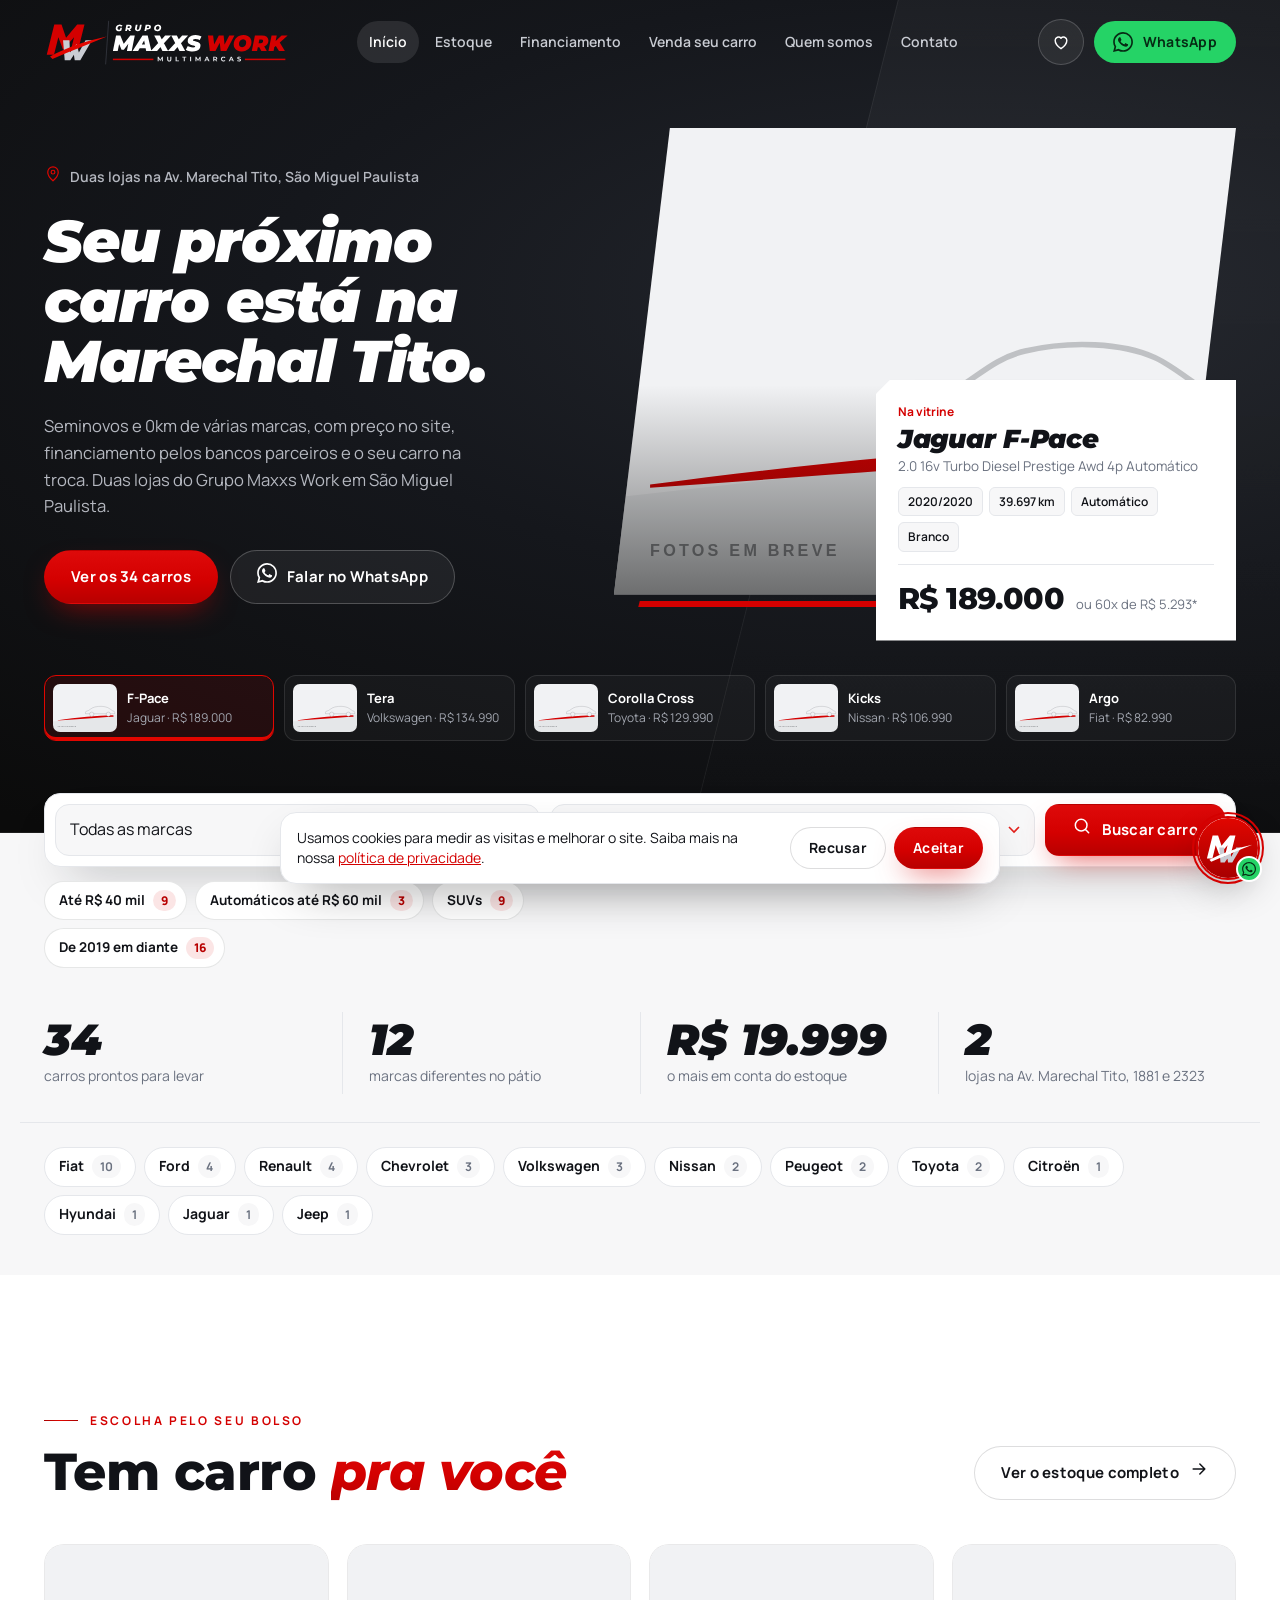
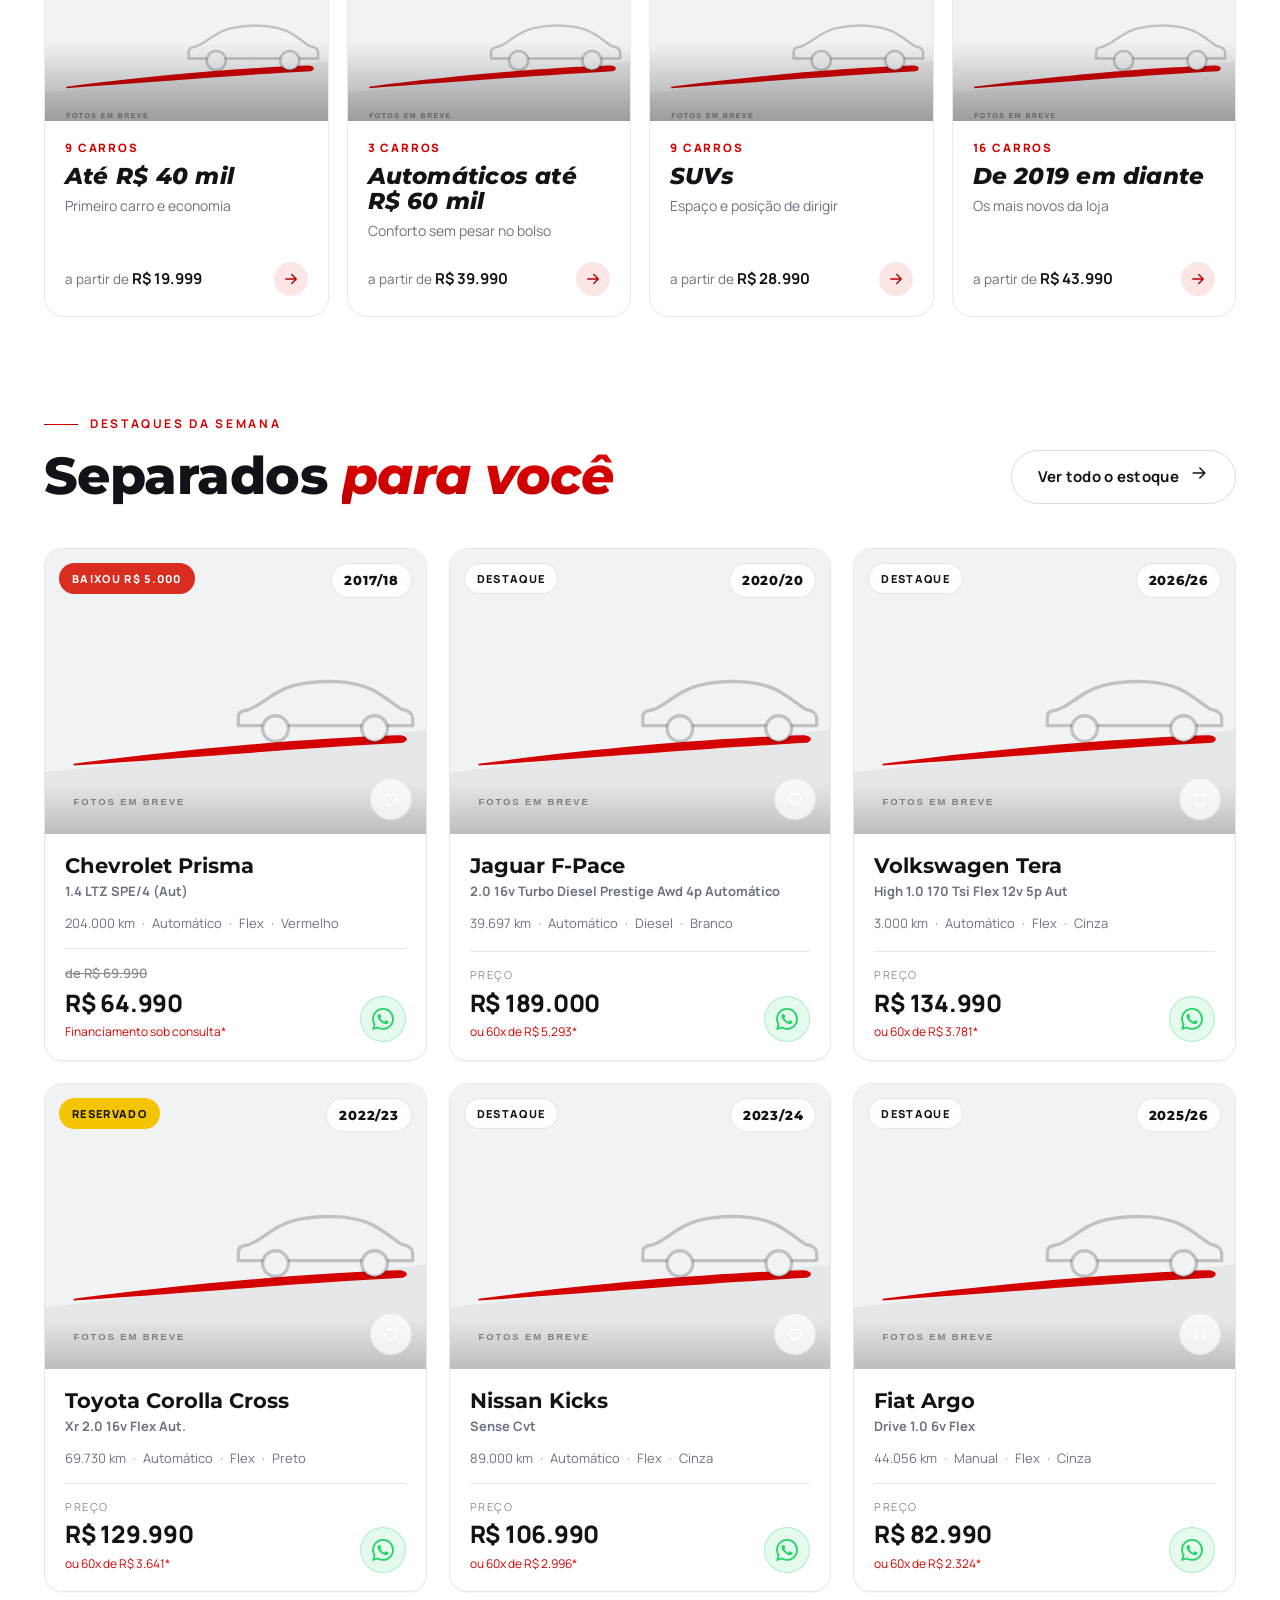
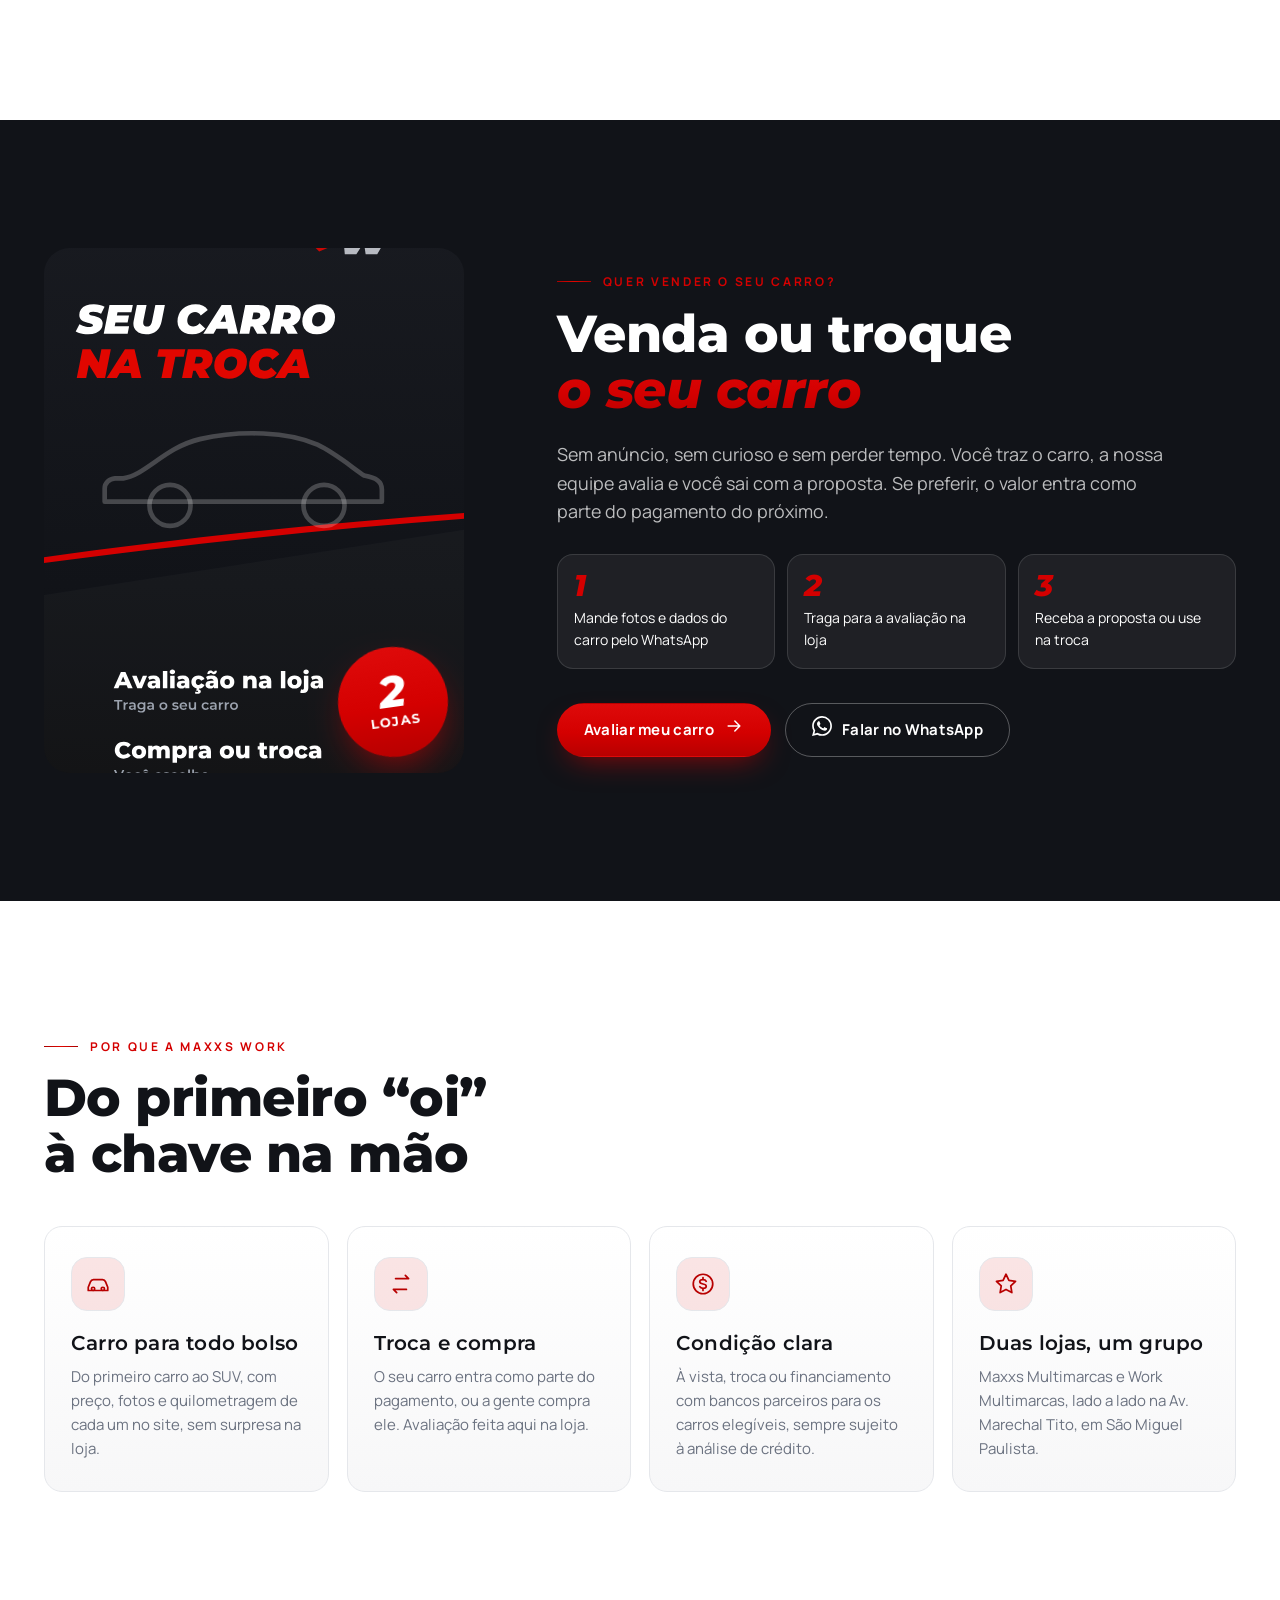
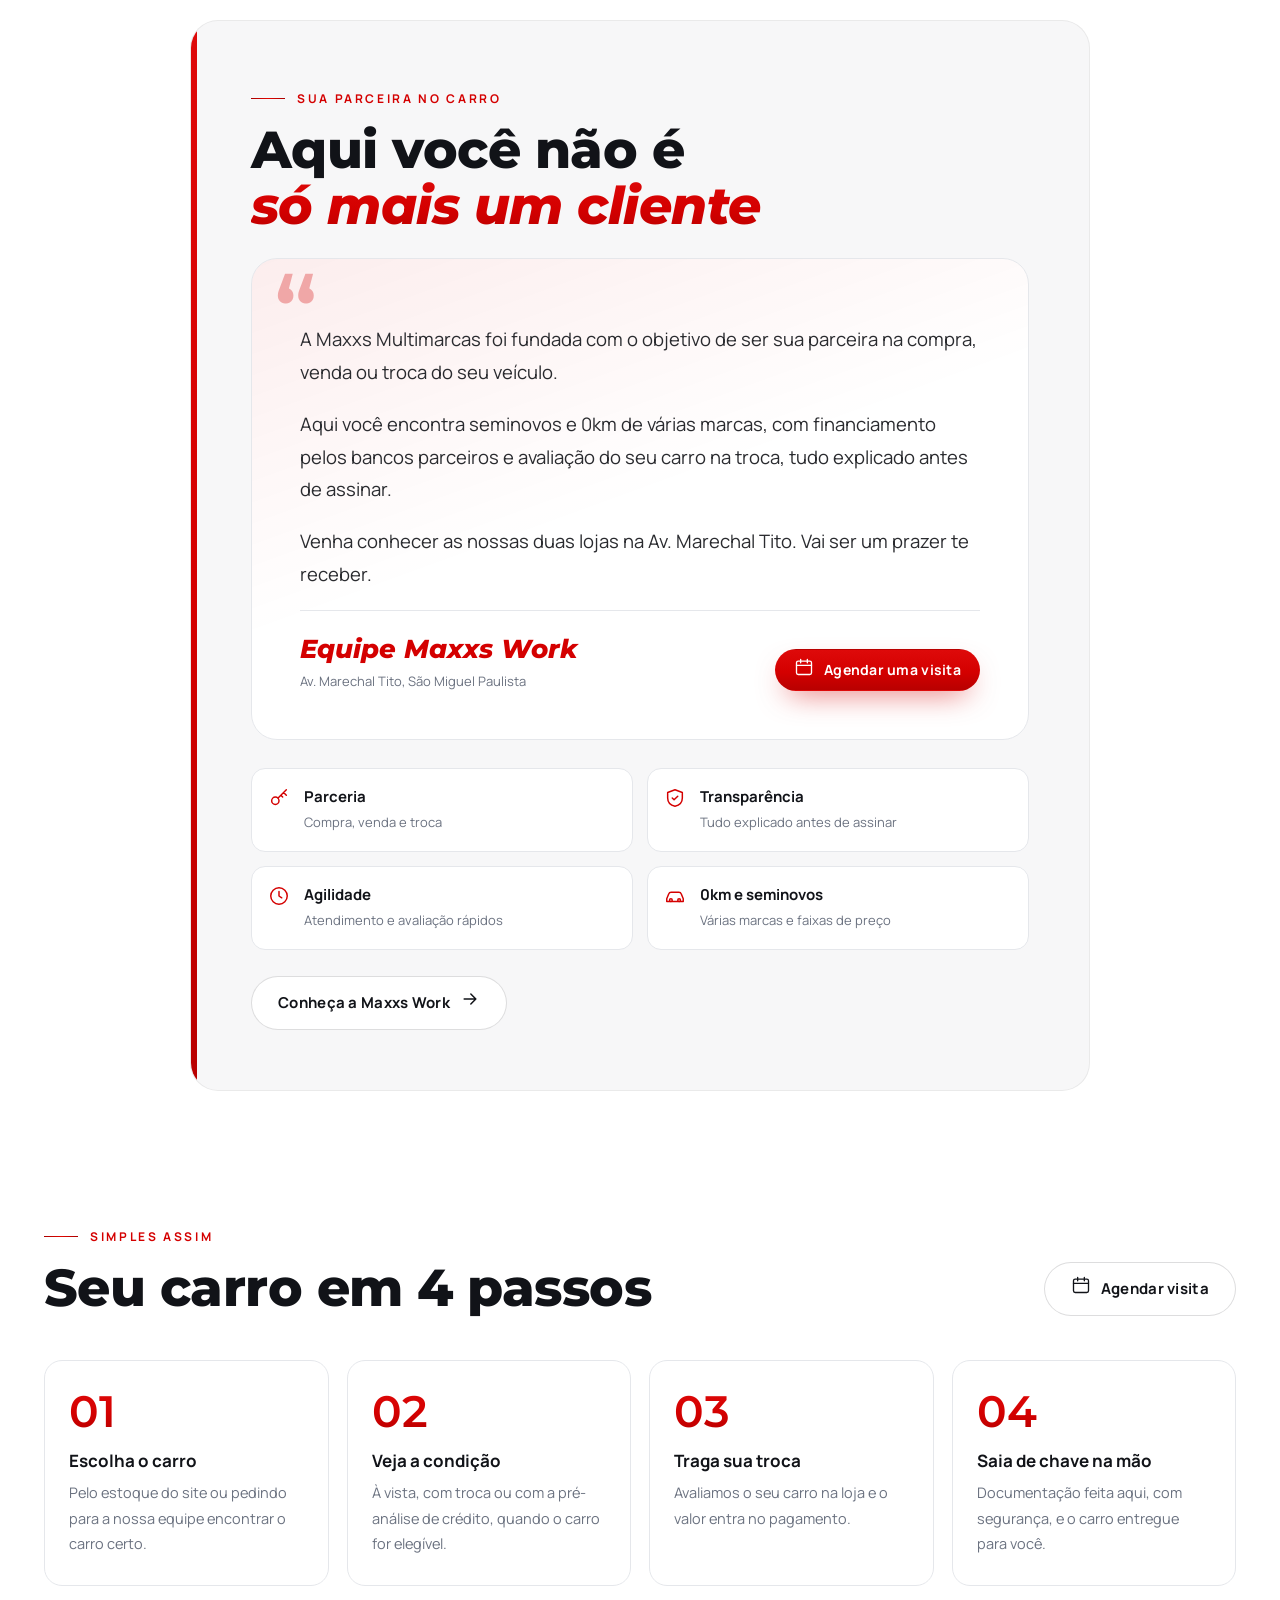
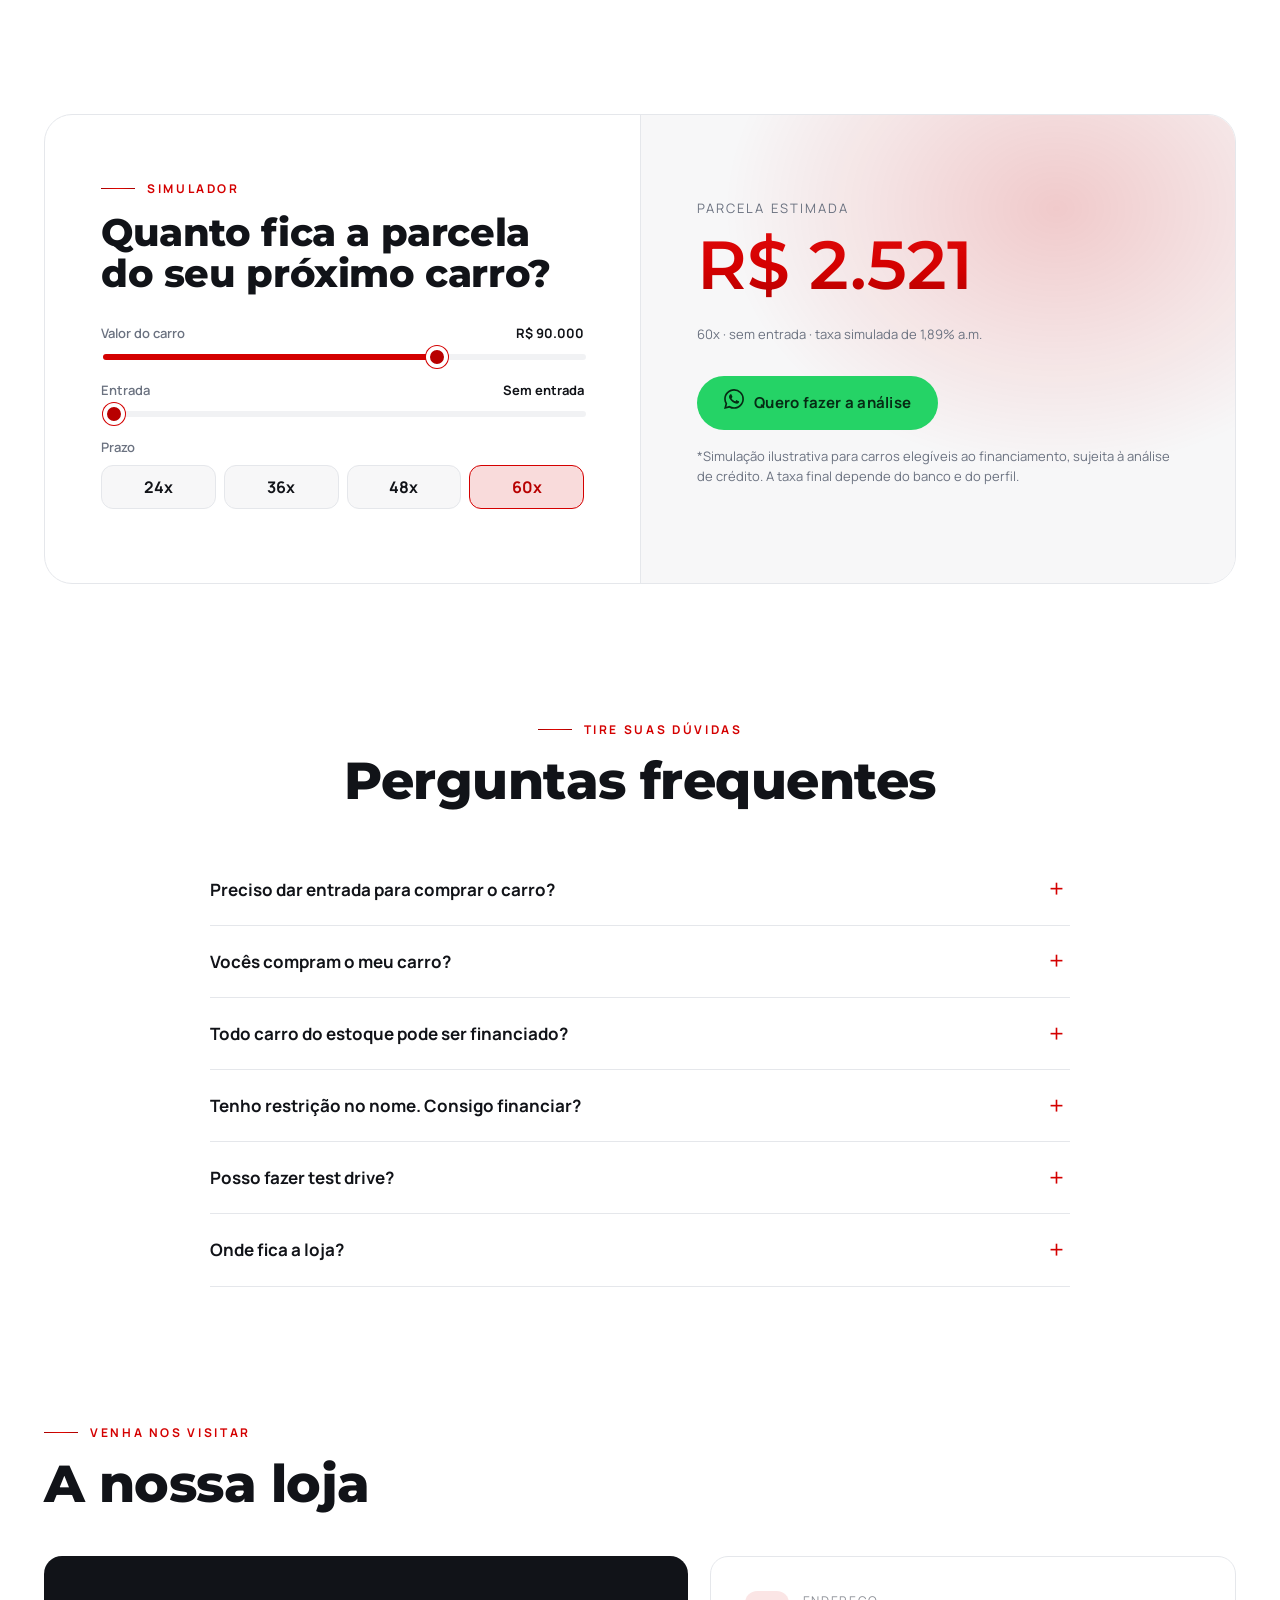
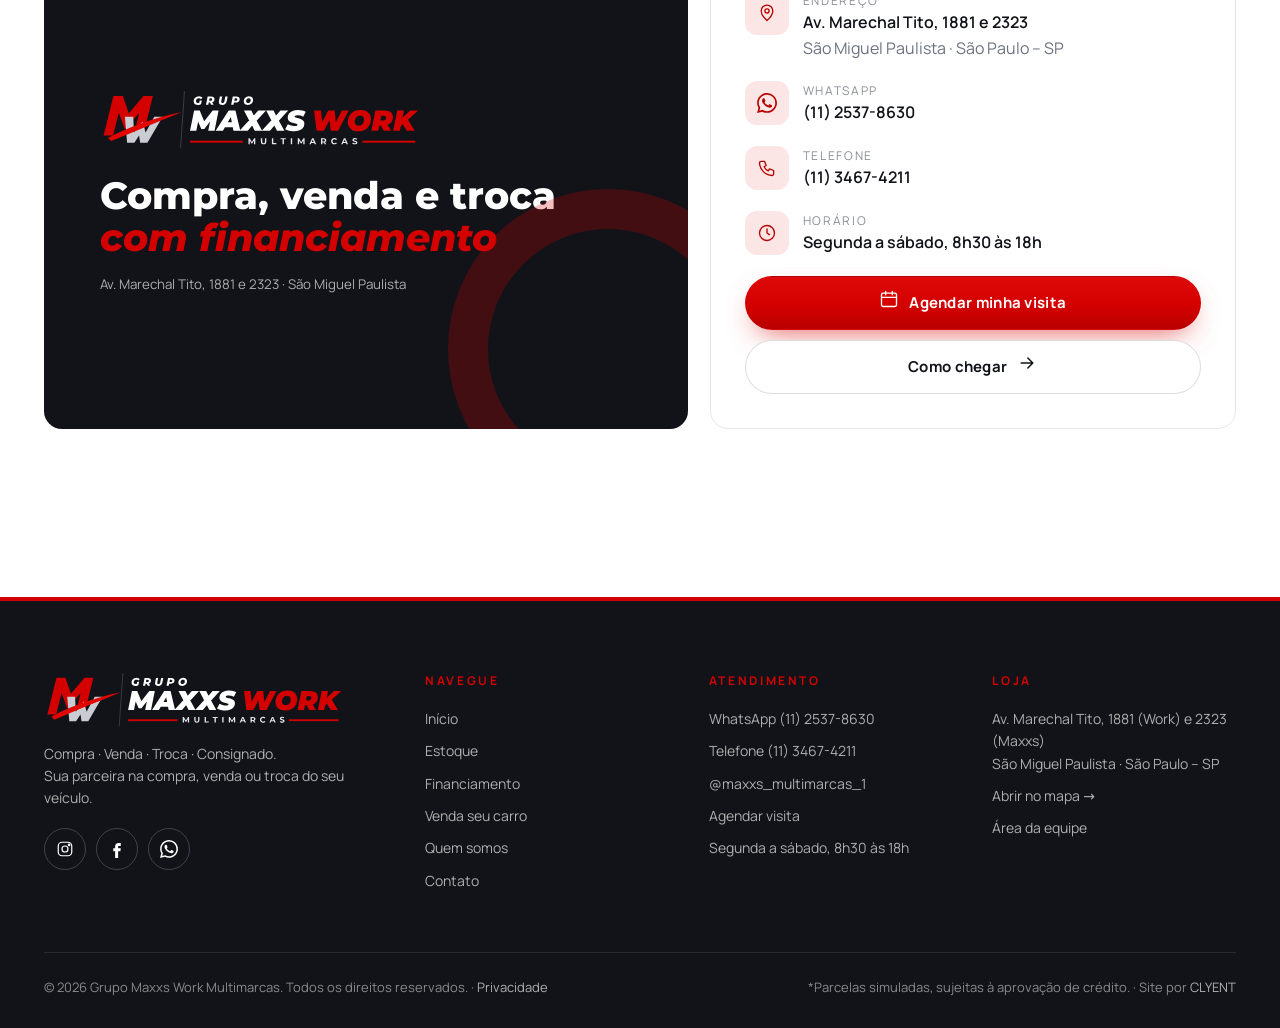
<file: index.html>
<!doctype html>
<html lang="pt-BR">
<head>
  <meta charset="utf-8">
  <meta name="robots" content="noindex">
<meta name="referrer" content="no-referrer">
  <meta name="viewport" content="width=device-width, initial-scale=1, viewport-fit=cover">
  <title>Maxxs Work Multimarcas · Seminovos em São Miguel Paulista</title>
  <meta name="description" content="Grupo Maxxs Work Multimarcas: seminovos e 0km com financiamento, compra e troca do seu carro. Av. Marechal Tito, 1881 e 2323, São Miguel Paulista, São Paulo.">
  <meta name="theme-color" content="#111318">
  <link rel="canonical" href="https://grupomaxxsworkmultimarcas.com.br/">
  <meta property="og:type" content="website">
  <meta property="og:locale" content="pt_BR">
  <meta property="og:site_name" content="Maxxs Work Multimarcas">
  <meta property="og:title" content="Grupo Maxxs Work Multimarcas · Seminovos e 0km em São Miguel Paulista">
  <meta property="og:description" content="Seminovos e 0km com financiamento, compra e troca do seu carro. Duas lojas na Av. Marechal Tito. Av. Marechal Tito, 1881 e 2323, São Miguel Paulista.">
  <meta property="og:image" content="https://grupomaxxsworkmultimarcas.com.br/assets/img/og.jpg">
  <meta property="og:url" content="https://grupomaxxsworkmultimarcas.com.br/">
  <meta name="twitter:card" content="summary_large_image">
  <link rel="icon" href="assets/img/favicon.png">
  <link rel="apple-touch-icon" href="assets/img/apple-touch-icon.png">
  <link rel="preload" href="assets/fonts/montserrat-latin-800-normal.woff2" as="font" type="font/woff2" crossorigin>
  <link rel="stylesheet" href="assets/css/site.css?v=7">
</head>
<body data-page="home" class="dark-top">
<main>
  <!-- ===== HERO · VITRINE (carros reais do estoque, escolhidos em site.js → showroom()) ===== -->
  <section class="showroom" aria-label="Carros na vitrine">
    <div class="sr-stage">
      <div class="sr-slash" aria-hidden="true"></div>
      <div class="container sr-grid">
        <div class="sr-copy">
          <p class="sr-where"><span data-icon="pin"></span>Duas lojas na Av. Marechal Tito, São Miguel Paulista</p>
          <h1 data-hero-title>Seu próximo carro está na Marechal Tito.</h1>
          <p class="sr-lead" data-hero-sub></p>
          <div class="sr-actions">
            <a class="btn btn-gold" href="estoque.html" data-sr-total>Ver o estoque</a>
            <a class="btn btn-onDark" href="#" data-wa-geral><span data-icon="wa"></span>Falar no WhatsApp</a>
          </div>
        </div>
        <div class="sr-car" id="sr-car" aria-live="polite">
          <a class="sr-photo" id="sr-link" href="estoque.html"><img id="sr-img" src="assets/img/vitrine.svg" alt="" width="800" height="600" fetchpriority="high"></a>
          <div class="sr-plate">
            <span class="sr-label">Na vitrine</span>
            <h2 id="sr-name">Carregando a vitrine</h2>
            <p id="sr-ver"></p>
            <div class="sr-meta" id="sr-meta"></div>
            <div class="sr-price"><b id="sr-price"></b><small id="sr-cond"></small></div>
          </div>
        </div>
      </div>
      <div class="container"><div class="sr-thumbs" id="sr-thumbs" role="tablist" aria-label="Escolha um carro da vitrine"></div></div>
    </div>
    <div class="container sr-search">
      <form class="quick-search" id="qs-form" aria-label="Busca rápida">
        <select id="qs-marca" aria-label="Marca"></select>
        <select id="qs-preco" aria-label="Preço máximo">
          <option value="">Qualquer preço</option>
          <option value="40000">Até R$ 40 mil</option>
          <option value="60000">Até R$ 60 mil</option>
          <option value="80000">Até R$ 80 mil</option>
          <option value="100000">Até R$ 100 mil</option>
        </select>
        <button class="btn btn-gold" type="submit"><span data-icon="search"></span>Buscar carro</button>
      </form>
      <div class="quick-chips" id="quick-chips" aria-label="Atalhos do estoque"></div>
    </div>
  </section>

  <!-- ===== NÚMEROS ===== -->
  <section class="stats-band" aria-label="O estoque em números">
    <div class="container stats-grid">
      <div><b data-stat="carros">0</b><span>carros prontos para levar</span></div>
      <div><b data-stat="marcas">0</b><span>marcas diferentes no pátio</span></div>
      <div><b data-stat="apartir">R$ 0</b><span>o mais em conta do estoque</span></div>
      <div><b>2</b><span>lojas na Av. Marechal Tito, 1881 e 2323</span></div>
    </div>
    <div class="container brand-rail" id="brand-rail" aria-label="Marcas no estoque"></div>
  </section>

  <!-- ===== FAIXAS ===== -->
  <section class="section faixas-sec">
    <div class="container">
      <div class="section-head">
        <div class="reveal"><span class="eyebrow">Escolha pelo seu bolso</span><h2>Tem carro <span class="gold-text">pra você</span></h2></div>
        <a class="btn btn-ghost reveal" href="estoque.html">Ver o estoque completo <span data-icon="arrow"></span></a>
      </div>
      <div class="faixas" id="faixas"></div>
    </div>
  </section>

  <!-- ===== DESTAQUES ===== -->
  <section class="section" style="padding-top:0">
    <div class="container">
      <div class="section-head">
        <div class="reveal"><span class="eyebrow">Destaques da semana</span><h2>Separados <span class="gold-text">para você</span></h2></div>
        <a class="btn btn-ghost reveal" href="estoque.html">Ver todo o estoque <span data-icon="arrow"></span></a>
      </div>
      <div class="car-grid" id="destaques"></div>
    </div>
  </section>

  <!-- ===== VENDA / TROCA ===== -->
  <section class="section sell40">
    <div class="container sell40-grid">
      <div class="sell40-photo reveal-l"><img src="assets/img/troca.svg" alt="Avaliação do seu carro na Maxxs Work" loading="lazy"><span class="sell40-badge"><b>2</b>lojas</span></div>
      <div>
        <span class="eyebrow reveal">Quer vender o seu carro?</span>
        <h2 class="reveal" style="margin:14px 0 22px">Venda ou troque<br><span class="gold-text">o seu carro</span></h2>
        <p class="lead reveal">Sem anúncio, sem curioso e sem perder tempo. Você traz o carro, a nossa equipe avalia e você sai com a proposta. Se preferir, o valor entra como parte do pagamento do próximo.</p>
        <div class="steps3 reveal">
          <div><b>1</b><span>Mande fotos e dados do carro pelo WhatsApp</span></div>
          <div><b>2</b><span>Traga para a avaliação na loja</span></div>
          <div><b>3</b><span>Receba a proposta ou use na troca</span></div>
        </div>
        <div class="hero-actions reveal"><a class="btn btn-gold" href="venda-seu-carro.html">Avaliar meu carro <span data-icon="arrow"></span></a><a class="btn btn-ghost" href="#" data-wa-geral><span data-icon="wa"></span>Falar no WhatsApp</a></div>
      </div>
    </div>
  </section>

  <!-- ===== PILARES ===== -->
  <section class="section">
    <div class="container">
      <div class="section-head"><div class="reveal"><span class="eyebrow">Por que a Maxxs Work</span><h2>Do primeiro “oi”<br>à chave na mão</h2></div></div>
      <div class="pillars">
        <div class="pillar reveal"><div class="ic" data-icon="car"></div><h3>Carro para todo bolso</h3><p>Do primeiro carro ao SUV, com preço, fotos e quilometragem de cada um no site, sem surpresa na loja.</p></div>
        <div class="pillar reveal" style="--d:.08s"><div class="ic" data-icon="swap"></div><h3>Troca e compra</h3><p>O seu carro entra como parte do pagamento, ou a gente compra ele. Avaliação feita aqui na loja.</p></div>
        <div class="pillar reveal" style="--d:.16s"><div class="ic" data-icon="coin"></div><h3>Condição clara</h3><p>À vista, troca ou financiamento com bancos parceiros para os carros elegíveis, sempre sujeito à análise de crédito.</p></div>
        <div class="pillar reveal" style="--d:.24s"><div class="ic" data-icon="star"></div><h3>Duas lojas, um grupo</h3><p>Maxxs Multimarcas e Work Multimarcas, lado a lado na Av. Marechal Tito, em São Miguel Paulista.</p></div>
      </div>
    </div>
  </section>

  <!-- ===== CARTA DA LOJA ===== -->
  <section class="section" style="padding-top:0">
    <div class="container">
      <div class="letter-card reveal">
        <span class="eyebrow">Sua parceira no carro</span>
        <h2 style="margin:14px 0 24px">Aqui você não é<br><span class="gold-text">só mais um cliente</span></h2>
        <div class="letter-body"><div id="carta-texto"></div>
          <div class="letter-sign"><div><b class="sign-name">Equipe Maxxs Work</b><small>Av. Marechal Tito, São Miguel Paulista</small></div><a class="btn btn-gold btn-sm" href="#" data-agendar><span data-icon="cal"></span>Agendar uma visita</a></div>
        </div>
        <div class="values">
          <div><span data-icon="key"></span><p style="margin:0"><b>Parceria</b><span>Compra, venda e troca</span></p></div>
          <div><span data-icon="shield"></span><p style="margin:0"><b>Transparência</b><span>Tudo explicado antes de assinar</span></p></div>
          <div><span data-icon="clock"></span><p style="margin:0"><b>Agilidade</b><span>Atendimento e avaliação rápidos</span></p></div>
          <div><span data-icon="car"></span><p style="margin:0"><b>0km e seminovos</b><span>Várias marcas e faixas de preço</span></p></div>
        </div>
        <a class="btn btn-ghost" href="loja.html" style="margin-top:26px">Conheça a Maxxs Work <span data-icon="arrow"></span></a>
      </div>
    </div>
  </section>

  <!-- ===== ENTREGAS (vem do painel) ===== -->
  <section class="section" style="padding-top:0">
    <div class="container">
      <div class="section-head"><div class="reveal"><span class="eyebrow">Cada entrega é uma festa</span><h2>Sonho realizado <span class="gold-text">é aqui</span></h2></div><a class="btn btn-ghost reveal" href="https://instagram.com/maxxs_multimarcas_1" data-cfg-ig target="_blank" rel="noopener"><span data-icon="ig"></span>Siga no Instagram</a></div>
      <div class="mosaic reveal" id="entregas"></div>
    </div>
  </section>

  <!-- ===== DEPOIMENTOS (só aparece quando cadastrados no painel) ===== -->
  <section class="section" id="depoimentos" style="padding-top:0">
    <div class="container">
      <div class="section-head"><div class="reveal"><span class="eyebrow">Quem comprou, recomenda</span><h2>Clientes <span class="gold-text">Maxxs Work</span></h2></div></div>
      <div class="testi" id="dep-grid"></div>
    </div>
  </section>

  <!-- ===== COMO COMPRAR ===== -->
  <section class="section" style="padding-top:0">
    <div class="container">
      <div class="section-head"><div class="reveal"><span class="eyebrow">Simples assim</span><h2>Seu carro em 4 passos</h2></div><a class="btn btn-ghost reveal" href="#" data-agendar><span data-icon="cal"></span>Agendar visita</a></div>
      <div class="how">
        <div class="reveal"><b>Escolha o carro</b><span>Pelo estoque do site ou pedindo para a nossa equipe encontrar o carro certo.</span></div>
        <div class="reveal" style="--d:.08s"><b>Veja a condição</b><span>À vista, com troca ou com a pré-análise de crédito, quando o carro for elegível.</span></div>
        <div class="reveal" style="--d:.16s"><b>Traga sua troca</b><span>Avaliamos o seu carro na loja e o valor entra no pagamento.</span></div>
        <div class="reveal" style="--d:.24s"><b>Saia de chave na mão</b><span>Documentação feita aqui, com segurança, e o carro entregue para você.</span></div>
      </div>
    </div>
  </section>

  <!-- ===== SIMULADOR ===== -->
  <section class="section" style="padding-top:0">
    <div class="container">
      <div class="sim reveal" id="sim">
        <div class="sim-left">
          <span class="eyebrow">Simulador</span>
          <h2 style="margin:14px 0 28px;font-size:clamp(26px,3vw,40px)">Quanto fica a parcela do seu próximo carro?</h2>
          <div class="field"><label>Valor do carro <b data-sim-lv></b></label><input type="range" min="20000" max="120000" step="1000" data-sim-valor aria-label="Valor do carro"></div>
          <div class="field"><label>Entrada <b data-sim-le></b></label><input type="range" min="0" max="40000" step="1000" value="0" data-sim-entrada aria-label="Valor da entrada"></div>
          <div class="field"><label>Prazo</label><div class="seg" data-sim-meses><button type="button">24x</button><button type="button">36x</button><button type="button">48x</button><button type="button" class="on">60x</button></div></div>
        </div>
        <div class="sim-right sim-result">
          <small>Parcela estimada</small>
          <div class="big gold-text" data-sim-out>—</div>
          <p data-sim-info></p>
          <button class="btn btn-wa" id="sim-cta" style="margin-top:18px;align-self:flex-start"><span data-icon="wa"></span>Quero fazer a análise</button>
          <p style="margin-top:16px">*Simulação ilustrativa para carros elegíveis ao financiamento, sujeita à análise de crédito. A taxa final depende do banco e do perfil.</p>
        </div>
      </div>
    </div>
  </section>

  <!-- ===== FAQ ===== -->
  <section class="section" style="padding-top:0">
    <div class="container">
      <div class="section-head" style="justify-content:center;text-align:center"><div class="reveal"><span class="eyebrow">Tire suas dúvidas</span><h2>Perguntas frequentes</h2></div></div>
      <div class="faq"><details class="reveal"><summary>Preciso dar entrada para comprar o carro?</summary><p>Depende do carro e da análise de crédito. Nos carros mais novos há mais opções de financiamento com os bancos parceiros, inclusive com entrada menor para quem for aprovado. Nos mais antigos, o pagamento costuma ser à vista ou com o seu carro na troca. A gente te mostra as opções reais de cada carro.</p></details><details class="reveal"><summary>Vocês compram o meu carro?</summary><p>Sim. Mande fotos e os dados do carro pelo WhatsApp, traga para a avaliação na loja e você sai com a proposta. O valor também pode entrar como parte do pagamento do próximo carro.</p></details><details class="reveal"><summary>Todo carro do estoque pode ser financiado?</summary><p>Não. Cada banco tem regras próprias de idade do veículo e de perfil. Na página de cada carro mostramos se ele tem financiamento disponível ou se a condição é à vista ou com troca.</p></details><details class="reveal"><summary>Tenho restrição no nome. Consigo financiar?</summary><p>Cada caso é analisado individualmente pelos bancos. Faça a pré-análise, sem compromisso, e a nossa equipe te explica com clareza o que é possível.</p></details><details class="reveal"><summary>Posso fazer test drive?</summary><p>Pode e deve! Agende pelo site ou pelo WhatsApp e deixamos o carro separado esperando por você.</p></details><details class="reveal"><summary>Onde fica a loja?</summary><p>São duas lojas na Av. Marechal Tito, em São Miguel Paulista: Work Multimarcas no nº 1881 e Maxxs Multimarcas no nº 2323. Segunda a sábado, das 8h30 às 18h.</p></details></div>
    </div>
  </section>

  <!-- ===== LOJA ===== -->
  <section class="section" style="padding-top:0">
    <div class="container">
      <div class="section-head"><div class="reveal"><span class="eyebrow">Venha nos visitar</span><h2>A nossa loja</h2></div></div>
      <div class="store">
        <div class="store-brand reveal"><img src="assets/img/logo-branco.svg" alt="Maxxs Work Multimarcas"><p>Compra, venda e troca<br><span>com financiamento</span></p><small>Av. Marechal Tito, 1881 e 2323 · São Miguel Paulista</small></div>
        <div class="store-info reveal" style="--d:.1s">
          <div class="info-row"><span class="ic" data-icon="pin"></span><div><small>Endereço</small><b>Av. Marechal Tito, 1881 e 2323</b><br><span style="color:var(--muted)"><span data-cfg="bairro"></span> · <span data-cfg="cidade"></span></span></div></div>
          <div class="info-row"><span class="ic" data-icon="wa"></span><div><small>WhatsApp</small><b data-cfg="whatsappExibicao"></b></div></div>
          <div class="info-row"><span class="ic" data-icon="phone"></span><div><small>Telefone</small><a data-cfg-tel href="#"><b data-cfg="telefone"></b></a></div></div>
          <div class="info-row"><span class="ic" data-icon="clock"></span><div><small>Horário</small><b data-cfg="horario"></b></div></div>
          <div style="display:grid;gap:10px;margin-top:auto"><a class="btn btn-gold" href="#" data-agendar><span data-icon="cal"></span>Agendar minha visita</a><a class="btn btn-ghost" href="contato.html">Como chegar <span data-icon="arrow"></span></a></div>
        </div>
      </div>
    </div>
  </section>
</main>
<script src="assets/js/store.js?v=3"></script>
<script src="assets/js/site.js?v=3"></script>
</body>
</html>
</file>
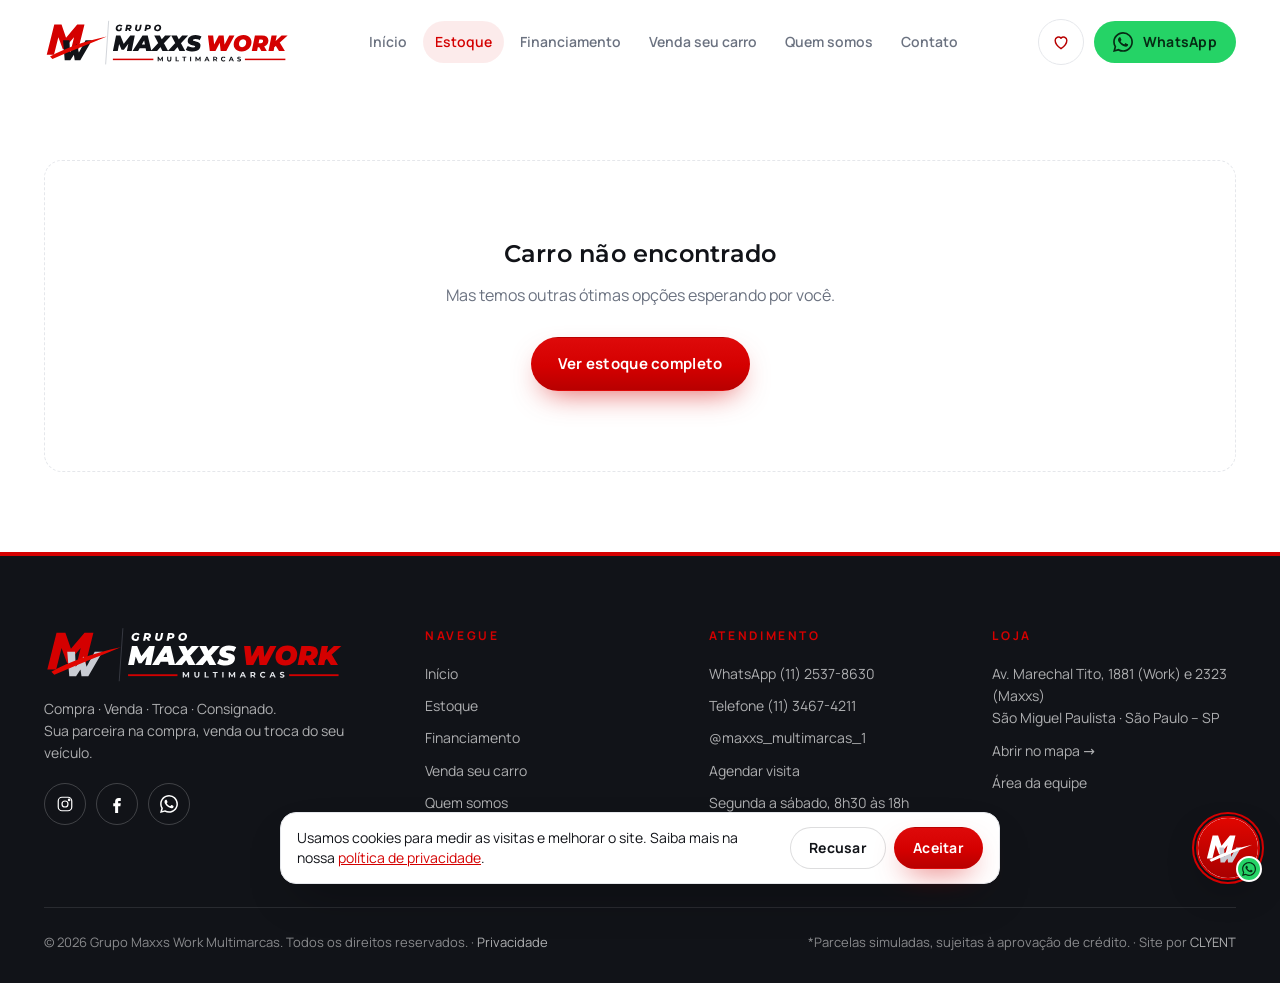
<file: carro.html>
<!doctype html>
<html lang="pt-BR">
<head>
  <meta charset="utf-8">
  <meta name="robots" content="noindex">
<meta name="referrer" content="no-referrer">
  <meta name="viewport" content="width=device-width, initial-scale=1, viewport-fit=cover">
  <title>Carro · Maxxs Work Multimarcas</title>
  <meta name="description" content="Fotos, ficha técnica e condições de pagamento na Maxxs Work Multimarcas.">
  <meta name="theme-color" content="#111318">
  <link rel="canonical" href="https://grupomaxxsworkmultimarcas.com.br/carro.html">
  <meta property="og:type" content="website">
  <meta property="og:locale" content="pt_BR">
  <meta property="og:site_name" content="Maxxs Work Multimarcas">
  <meta property="og:title" content="Carro · Maxxs Work Multimarcas">
  <meta property="og:description" content="Fotos, ficha técnica e condições de pagamento na Maxxs Work Multimarcas.">
  <meta property="og:image" content="https://grupomaxxsworkmultimarcas.com.br/assets/img/og.jpg">
  <meta property="og:url" content="https://grupomaxxsworkmultimarcas.com.br/carro.html">
  <meta name="twitter:card" content="summary_large_image">
  <link rel="icon" href="assets/img/favicon.png">
  <link rel="apple-touch-icon" href="assets/img/apple-touch-icon.png">
  <link rel="preload" href="assets/fonts/montserrat-latin-800-normal.woff2" as="font" type="font/woff2" crossorigin>
  <link rel="stylesheet" href="assets/css/site.css?v=7">
</head>
<body data-page="carro">
<main>
  <section class="car-page"><div class="container" id="car"></div></section>
</main>
<script src="assets/js/store.js?v=3"></script>
<script src="assets/js/site.js?v=3"></script>
</body>
</html>
</file>
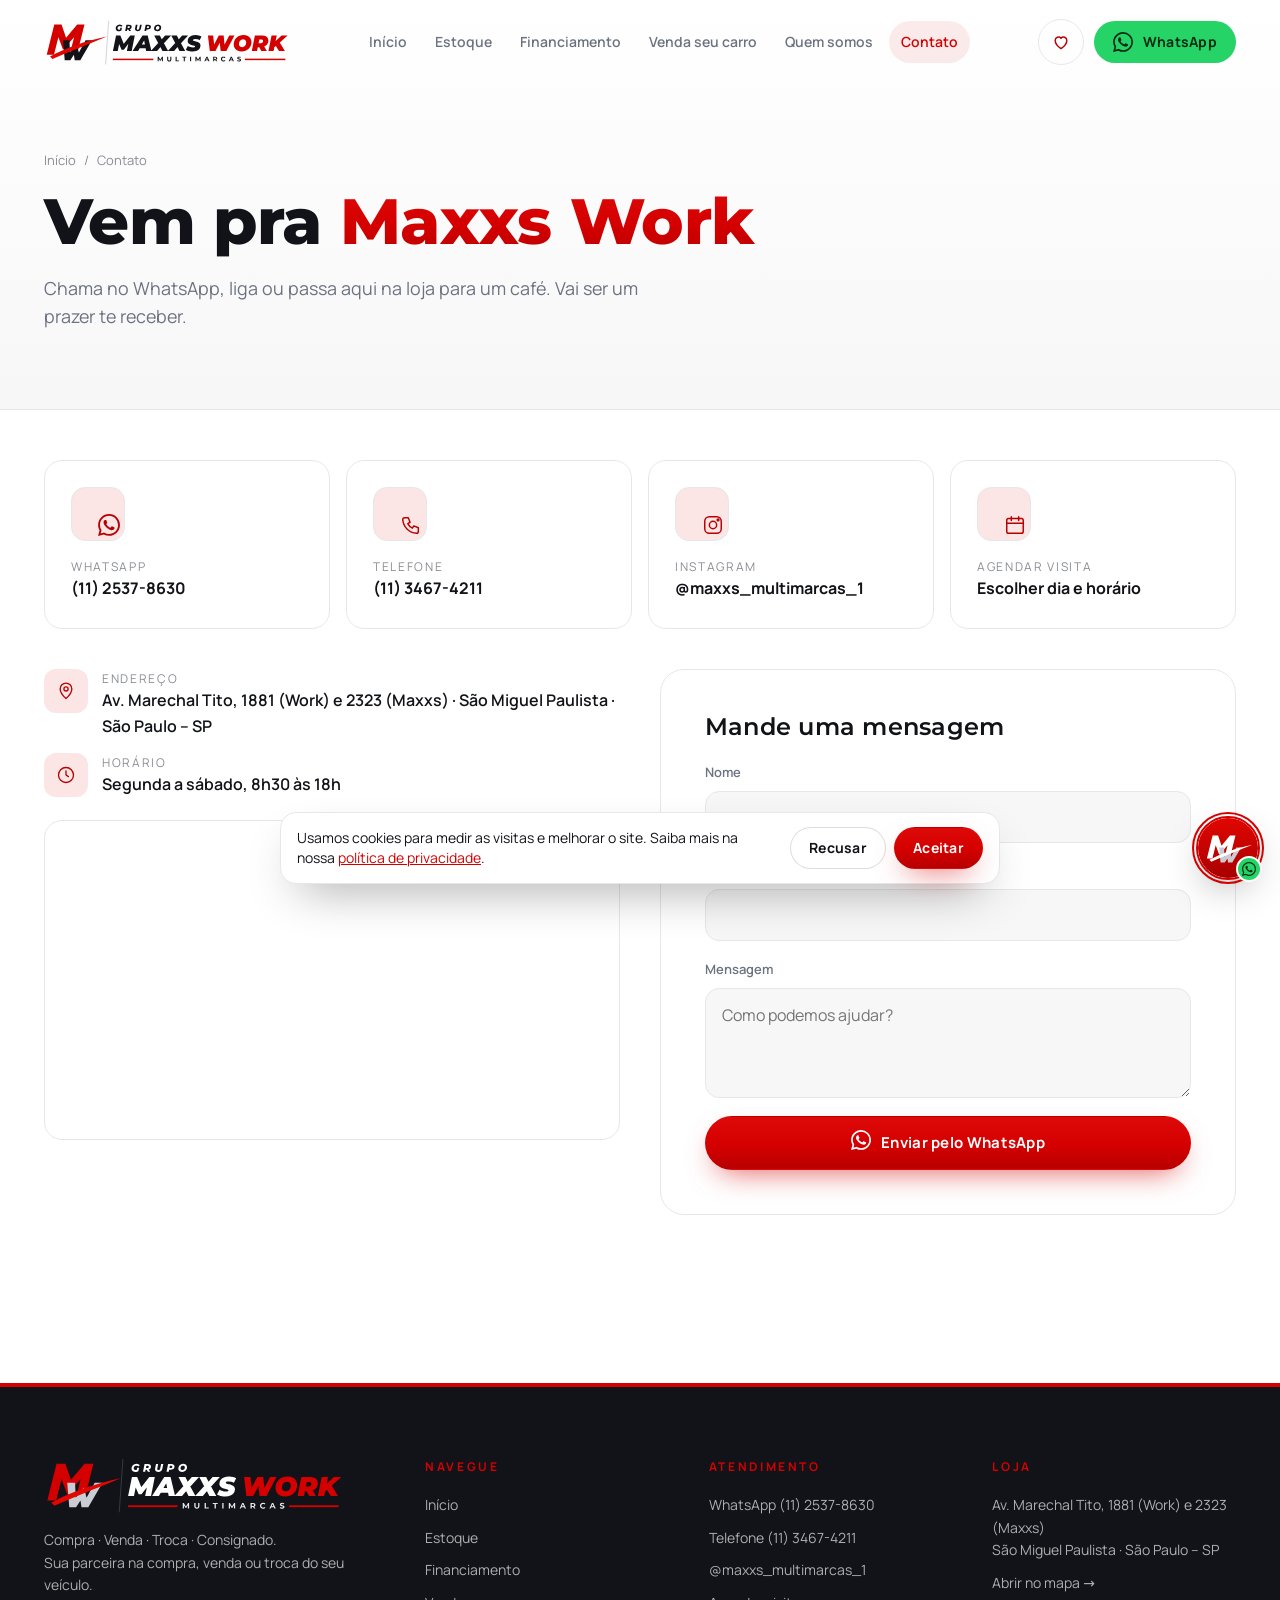
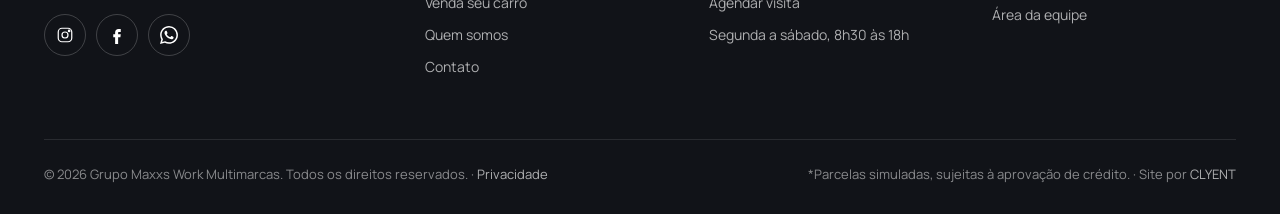
<file: contato.html>
<!doctype html>
<html lang="pt-BR">
<head>
  <meta charset="utf-8">
  <meta name="robots" content="noindex">
<meta name="referrer" content="no-referrer">
  <meta name="viewport" content="width=device-width, initial-scale=1, viewport-fit=cover">
  <title>Contato e endereço · Maxxs Work Multimarcas</title>
  <meta name="description" content="Fale com a Maxxs Work Multimarcas: WhatsApp, telefone, Instagram e endereço da loja na Av. Marechal Tito, 1881 e 2323, São Miguel Paulista.">
  <meta name="theme-color" content="#111318">
  <link rel="canonical" href="https://grupomaxxsworkmultimarcas.com.br/contato.html">
  <meta property="og:type" content="website">
  <meta property="og:locale" content="pt_BR">
  <meta property="og:site_name" content="Maxxs Work Multimarcas">
  <meta property="og:title" content="Contato e endereço · Maxxs Work Multimarcas">
  <meta property="og:description" content="Fale com a Maxxs Work Multimarcas: WhatsApp, telefone, Instagram e endereço da loja na Av. Marechal Tito, 1881 e 2323, São Miguel Paulista.">
  <meta property="og:image" content="https://grupomaxxsworkmultimarcas.com.br/assets/img/og.jpg">
  <meta property="og:url" content="https://grupomaxxsworkmultimarcas.com.br/contato.html">
  <meta name="twitter:card" content="summary_large_image">
  <link rel="icon" href="assets/img/favicon.png">
  <link rel="apple-touch-icon" href="assets/img/apple-touch-icon.png">
  <link rel="preload" href="assets/fonts/montserrat-latin-800-normal.woff2" as="font" type="font/woff2" crossorigin>
  <link rel="stylesheet" href="assets/css/site.css?v=7">
</head>
<body data-page="contato">
<main>
  <section class="page-hero">
    <div class="container">
      <nav class="crumbs" aria-label="Você está em"><a href="index.html">Início</a> / <span>Contato</span></nav>
      <h1 class="reveal">Vem pra <span class="gold-text">Maxxs Work</span></h1>
      <p class="lead reveal">Chama no WhatsApp, liga ou passa aqui na loja para um café. Vai ser um prazer te receber.</p>
    </div>
  </section>
  <section class="section" style="padding-top:50px">
    <div class="container">
      <div class="contact-cards">
        <a href="#" data-wa-geral class="reveal"><div class="ic" data-icon="wa"></div><small>WhatsApp</small><b data-cfg="whatsappExibicao"></b></a>
        <a href="#" data-cfg-tel class="reveal" style="--d:.06s"><div class="ic" data-icon="phone"></div><small>Telefone</small><b data-cfg="telefone"></b></a>
        <a href="#" data-cfg-ig target="_blank" rel="noopener" class="reveal" style="--d:.12s"><div class="ic" data-icon="ig"></div><small>Instagram</small><b>@<span data-cfg="instagram"></span></b></a>
        <a href="#" data-agendar class="reveal" style="--d:.18s"><div class="ic" data-icon="cal"></div><small>Agendar visita</small><b>Escolher dia e horário</b></a>
      </div>
      <div class="two-col" style="margin-top:40px">
        <div class="reveal">
          <div class="info-row"><span class="ic" data-icon="pin"></span><div><small>Endereço</small><b data-endereco></b></div></div>
          <div class="info-row" style="margin-top:14px"><span class="ic" data-icon="clock"></span><div><small>Horário</small><b data-horario></b></div></div>
          <div class="map"><iframe id="map" title="Mapa da loja" loading="lazy" referrerpolicy="no-referrer-when-downgrade"></iframe></div>
        </div>
        <form class="card-form reveal" id="ct-form" style="--d:.1s">
          <h3 style="margin-bottom:22px">Mande uma mensagem</h3>
          <div class="field"><label for="c1">Nome</label><input class="input" id="c1" name="nome" required autocomplete="name"></div>
          <div class="field"><label for="c2">WhatsApp</label><input class="input" id="c2" name="tel" required inputmode="tel" autocomplete="tel"></div>
          <div class="field"><label for="c3">Mensagem</label><textarea class="textarea" id="c3" name="msg" required placeholder="Como podemos ajudar?"></textarea></div>
          <button class="btn btn-gold btn-block" type="submit"><span data-icon="wa"></span>Enviar pelo WhatsApp</button>
        </form>
      </div>
    </div>
  </section>
</main>
<script src="assets/js/store.js?v=3"></script>
<script src="assets/js/site.js?v=3"></script>
</body>
</html>
</file>
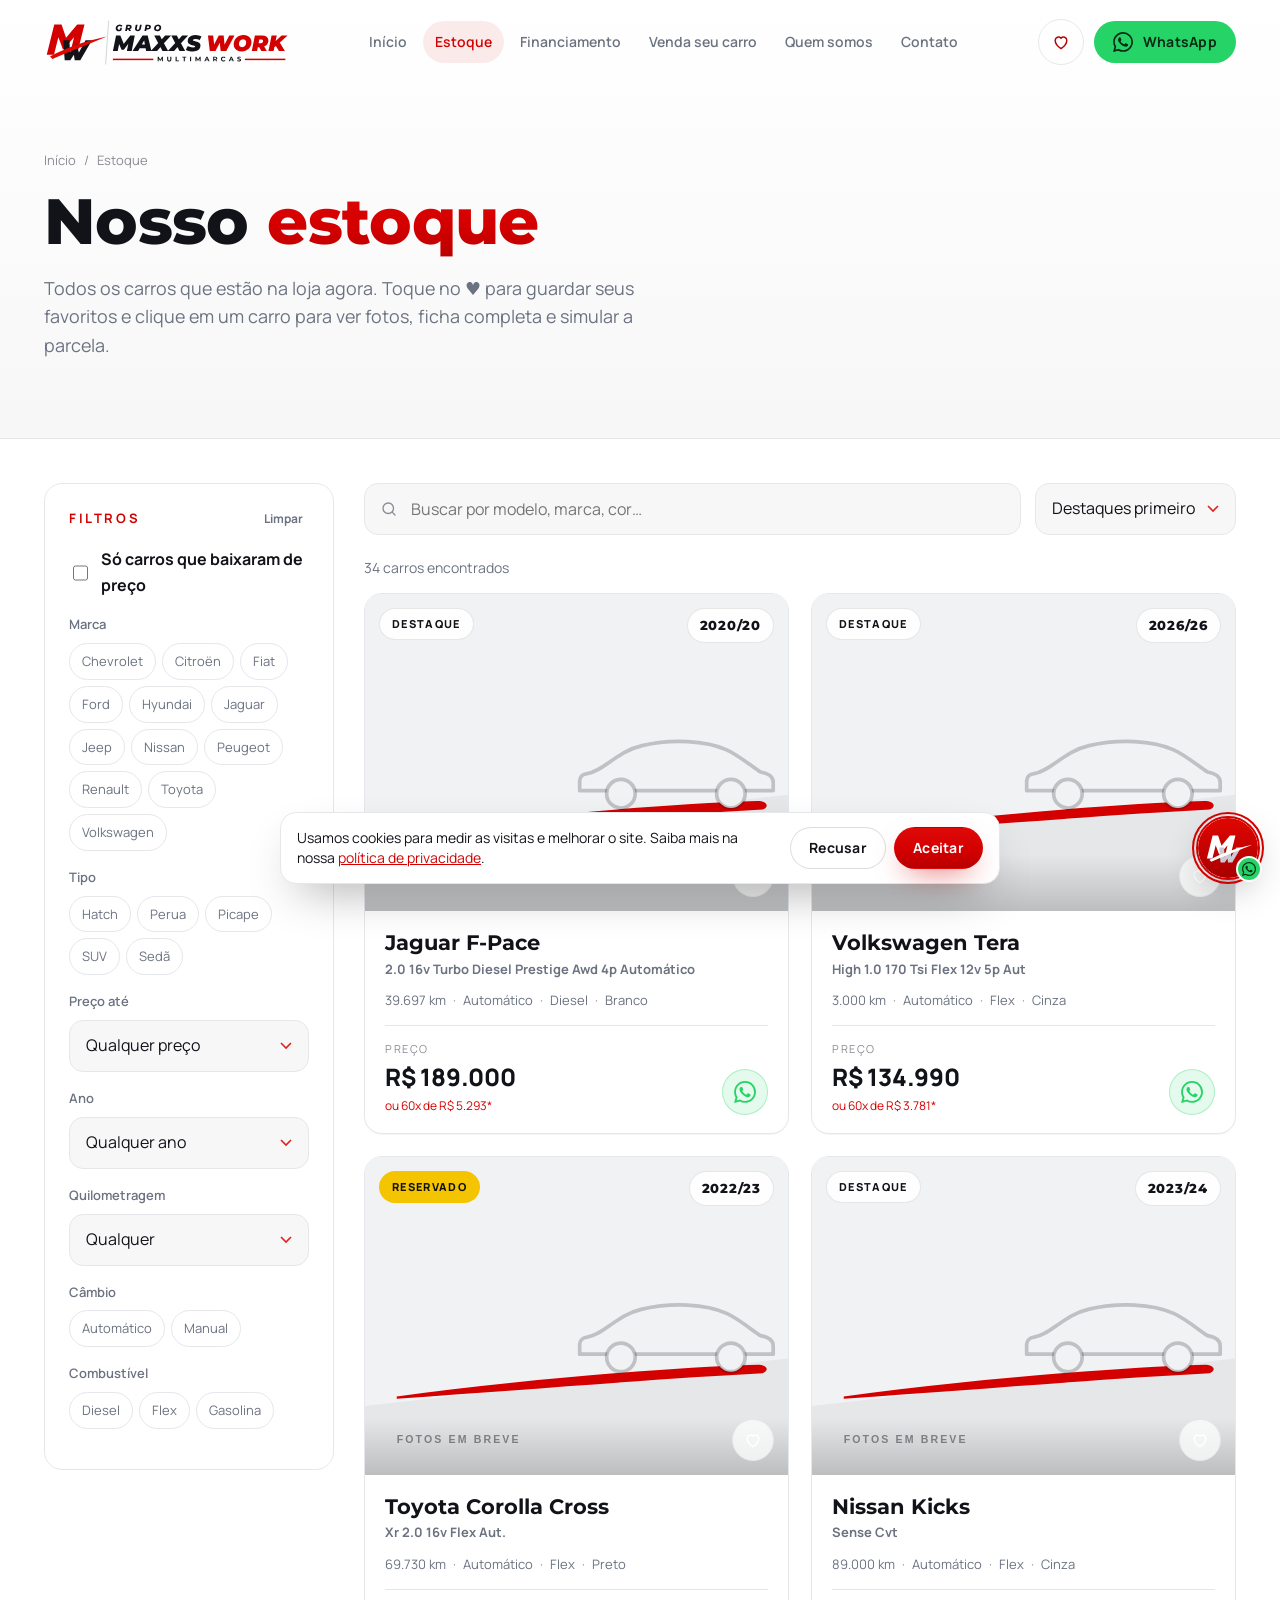
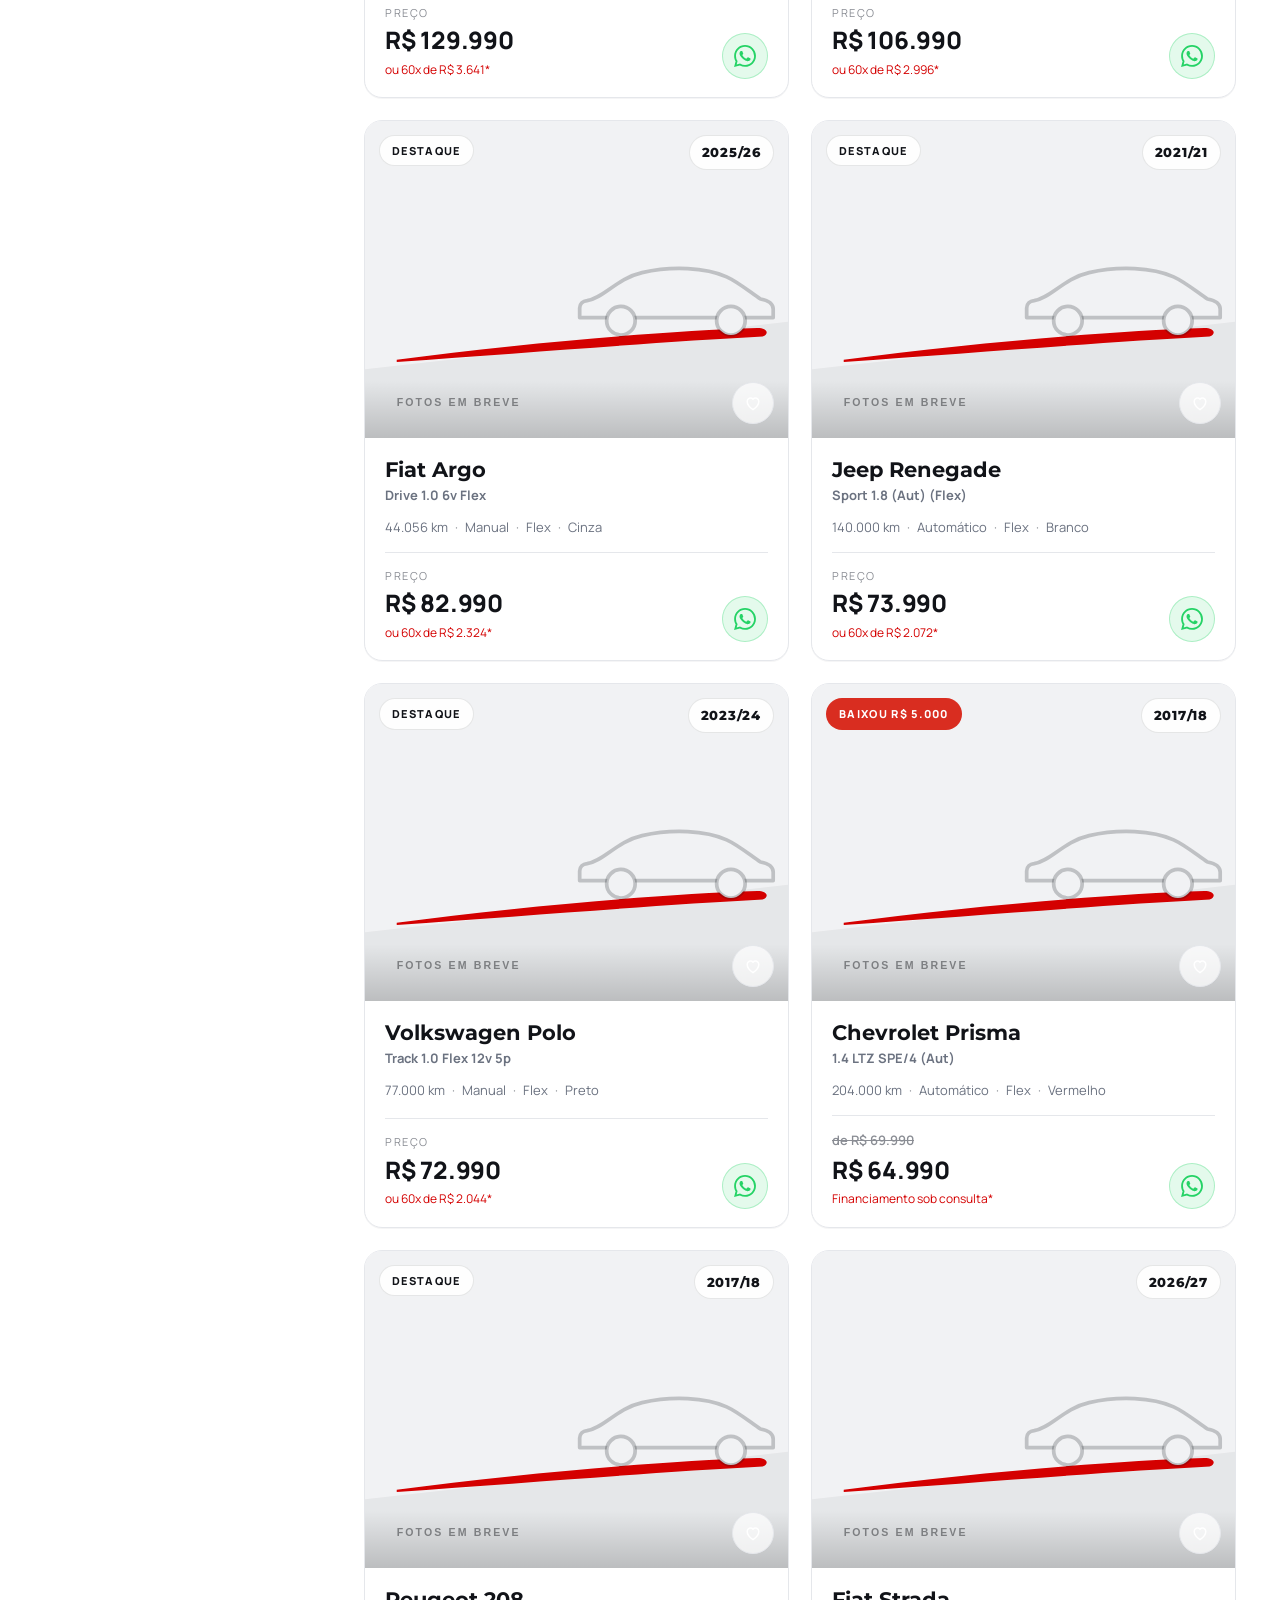
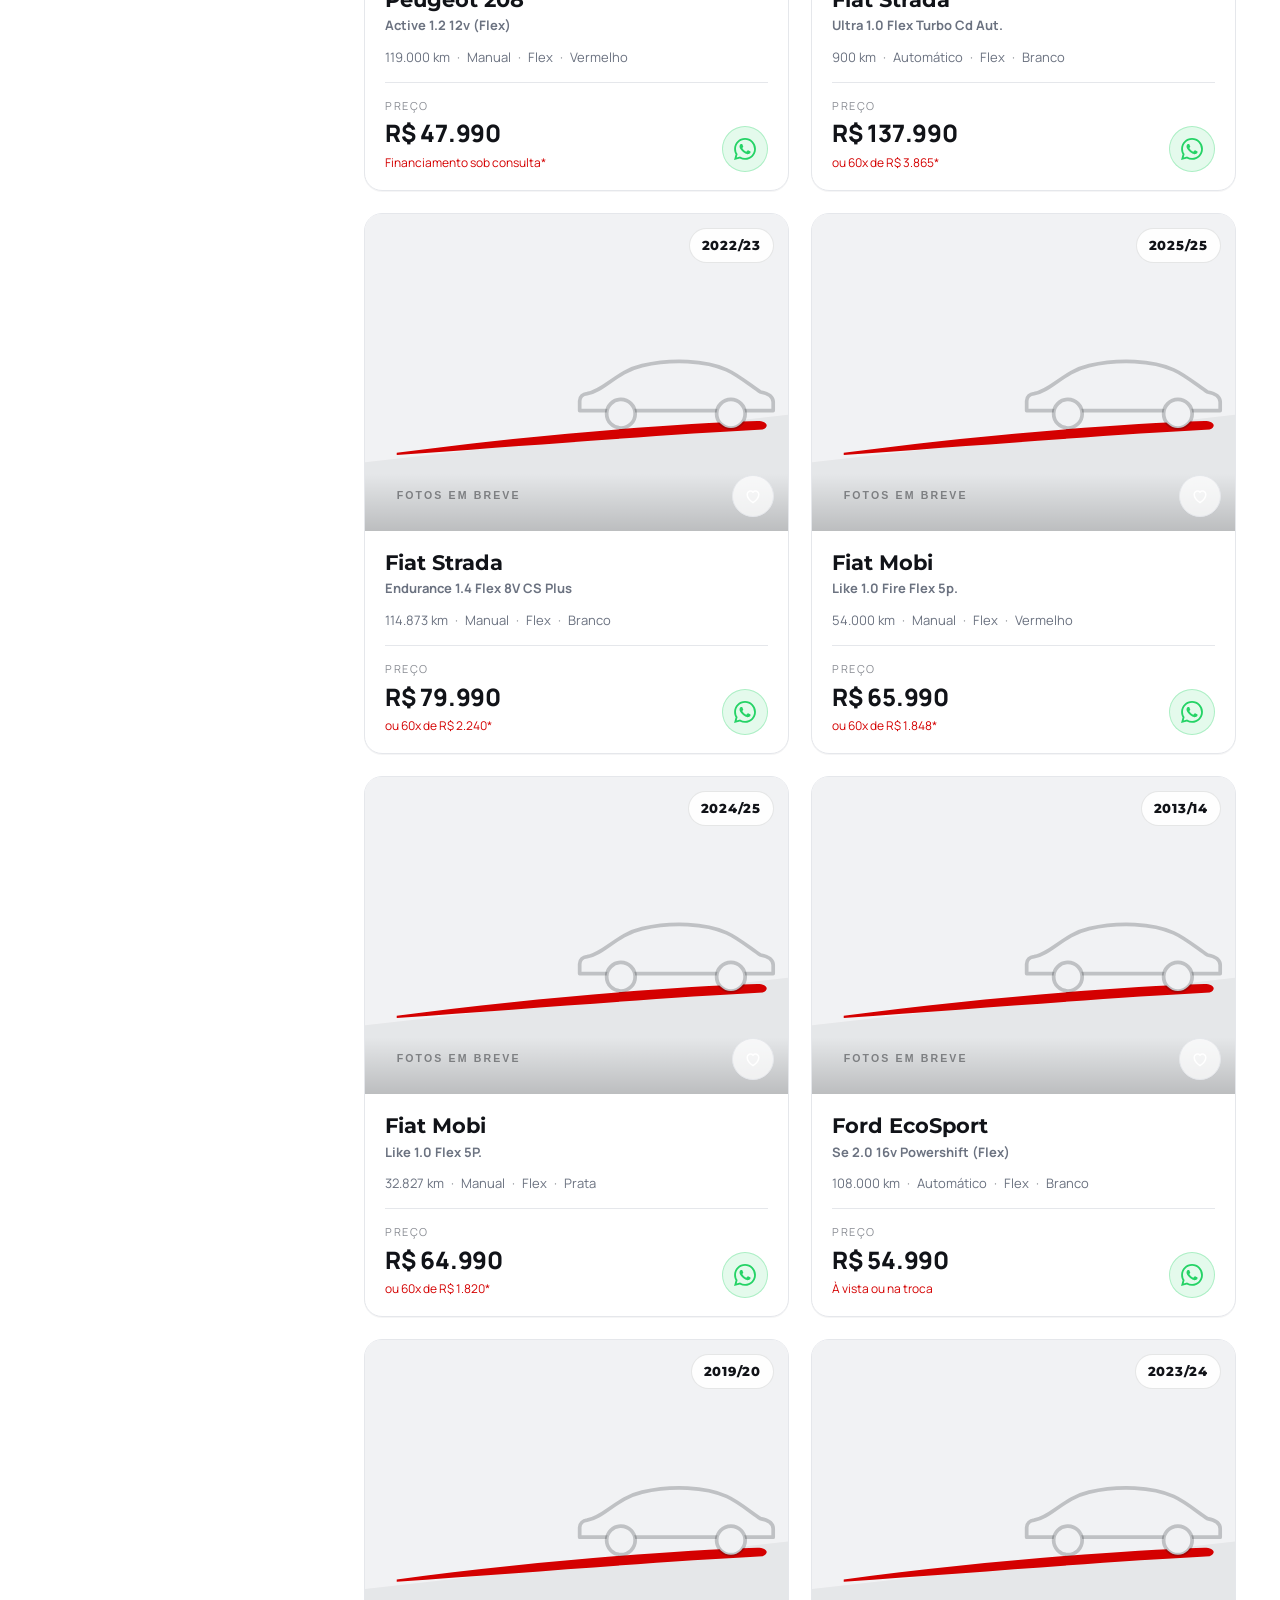
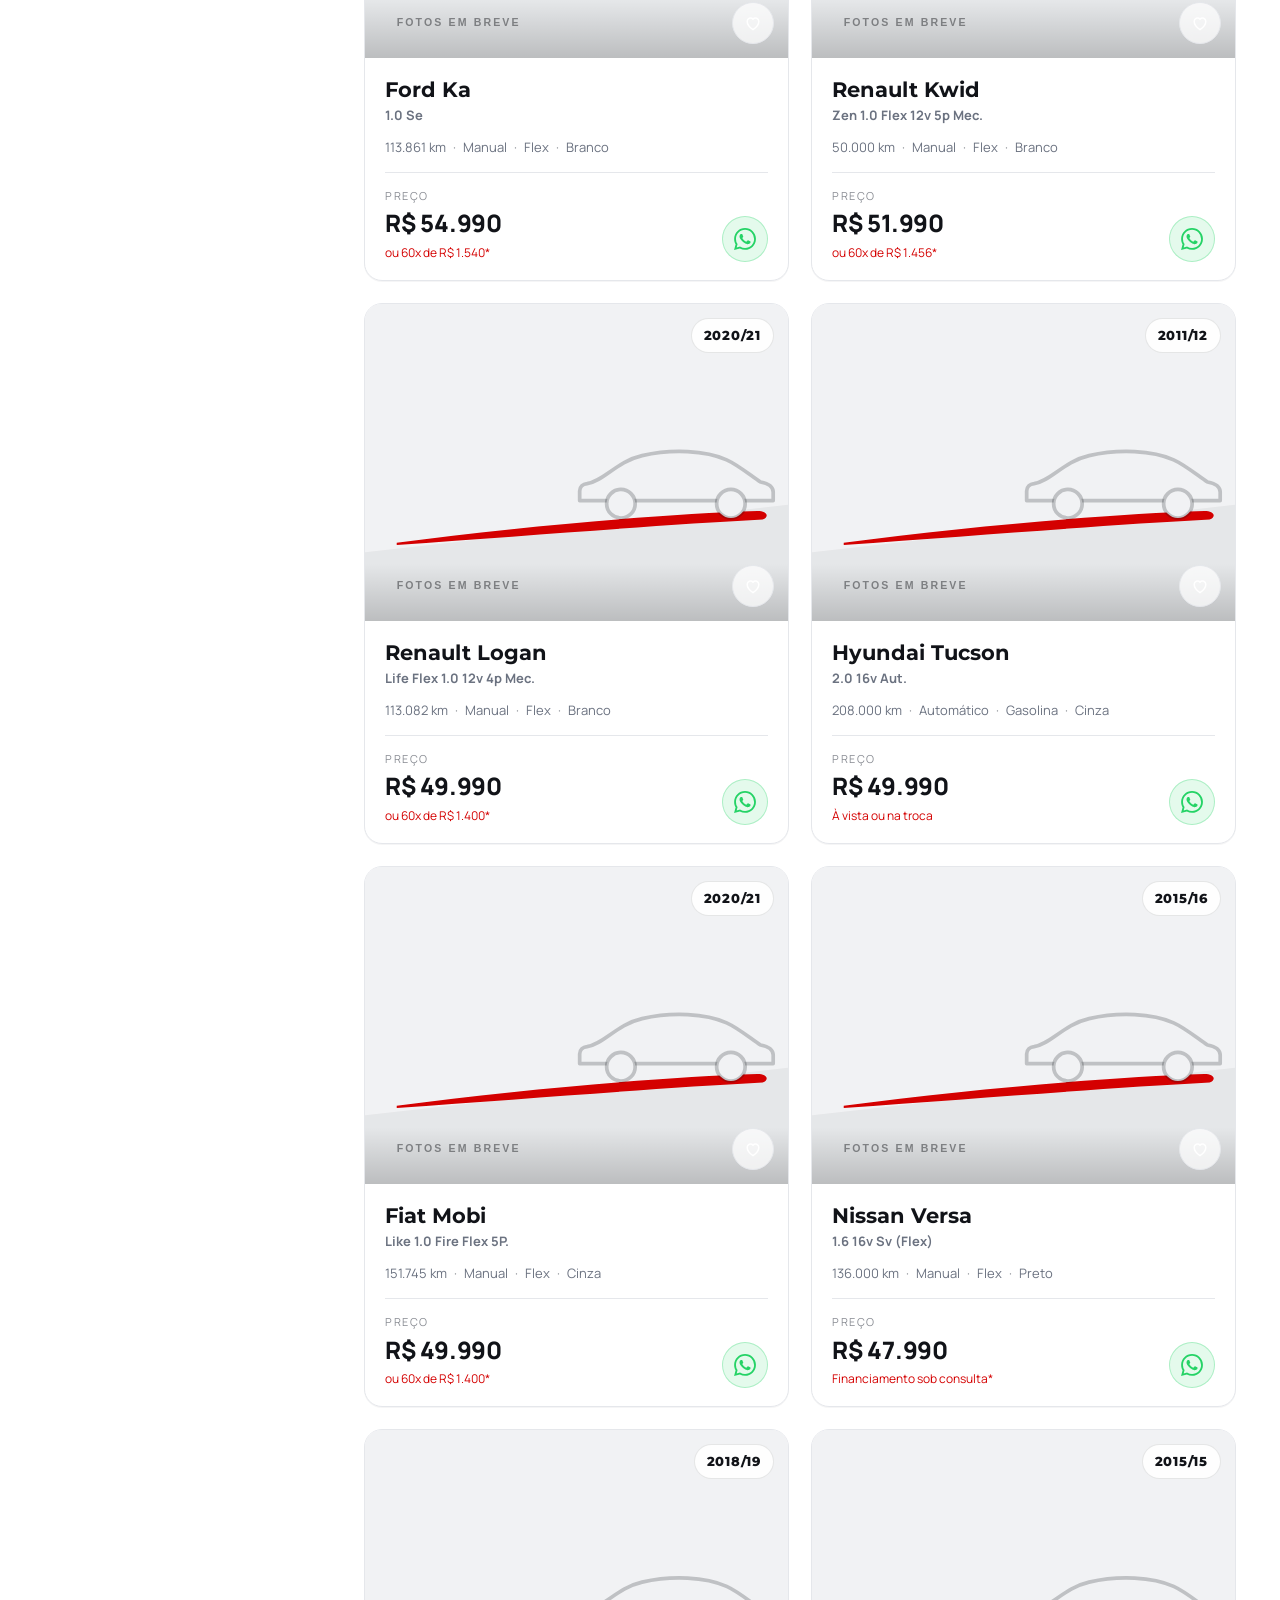
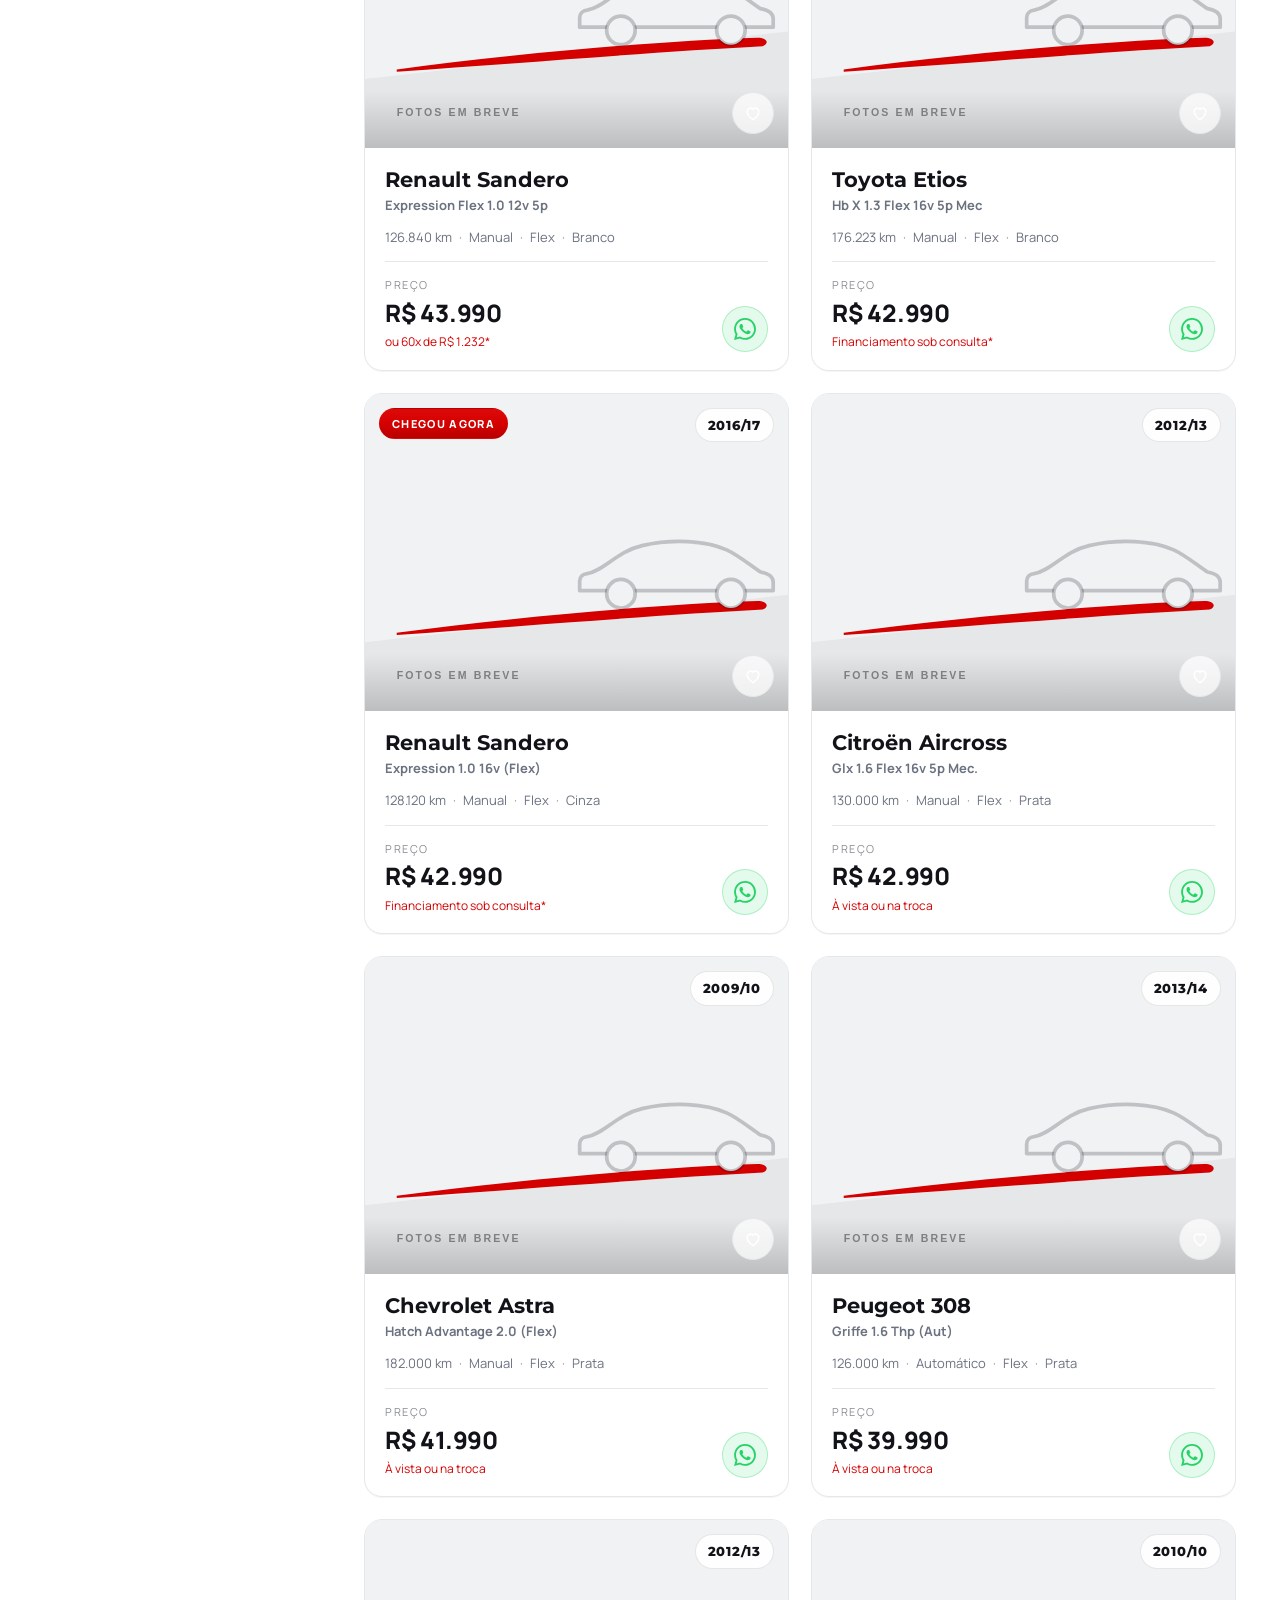
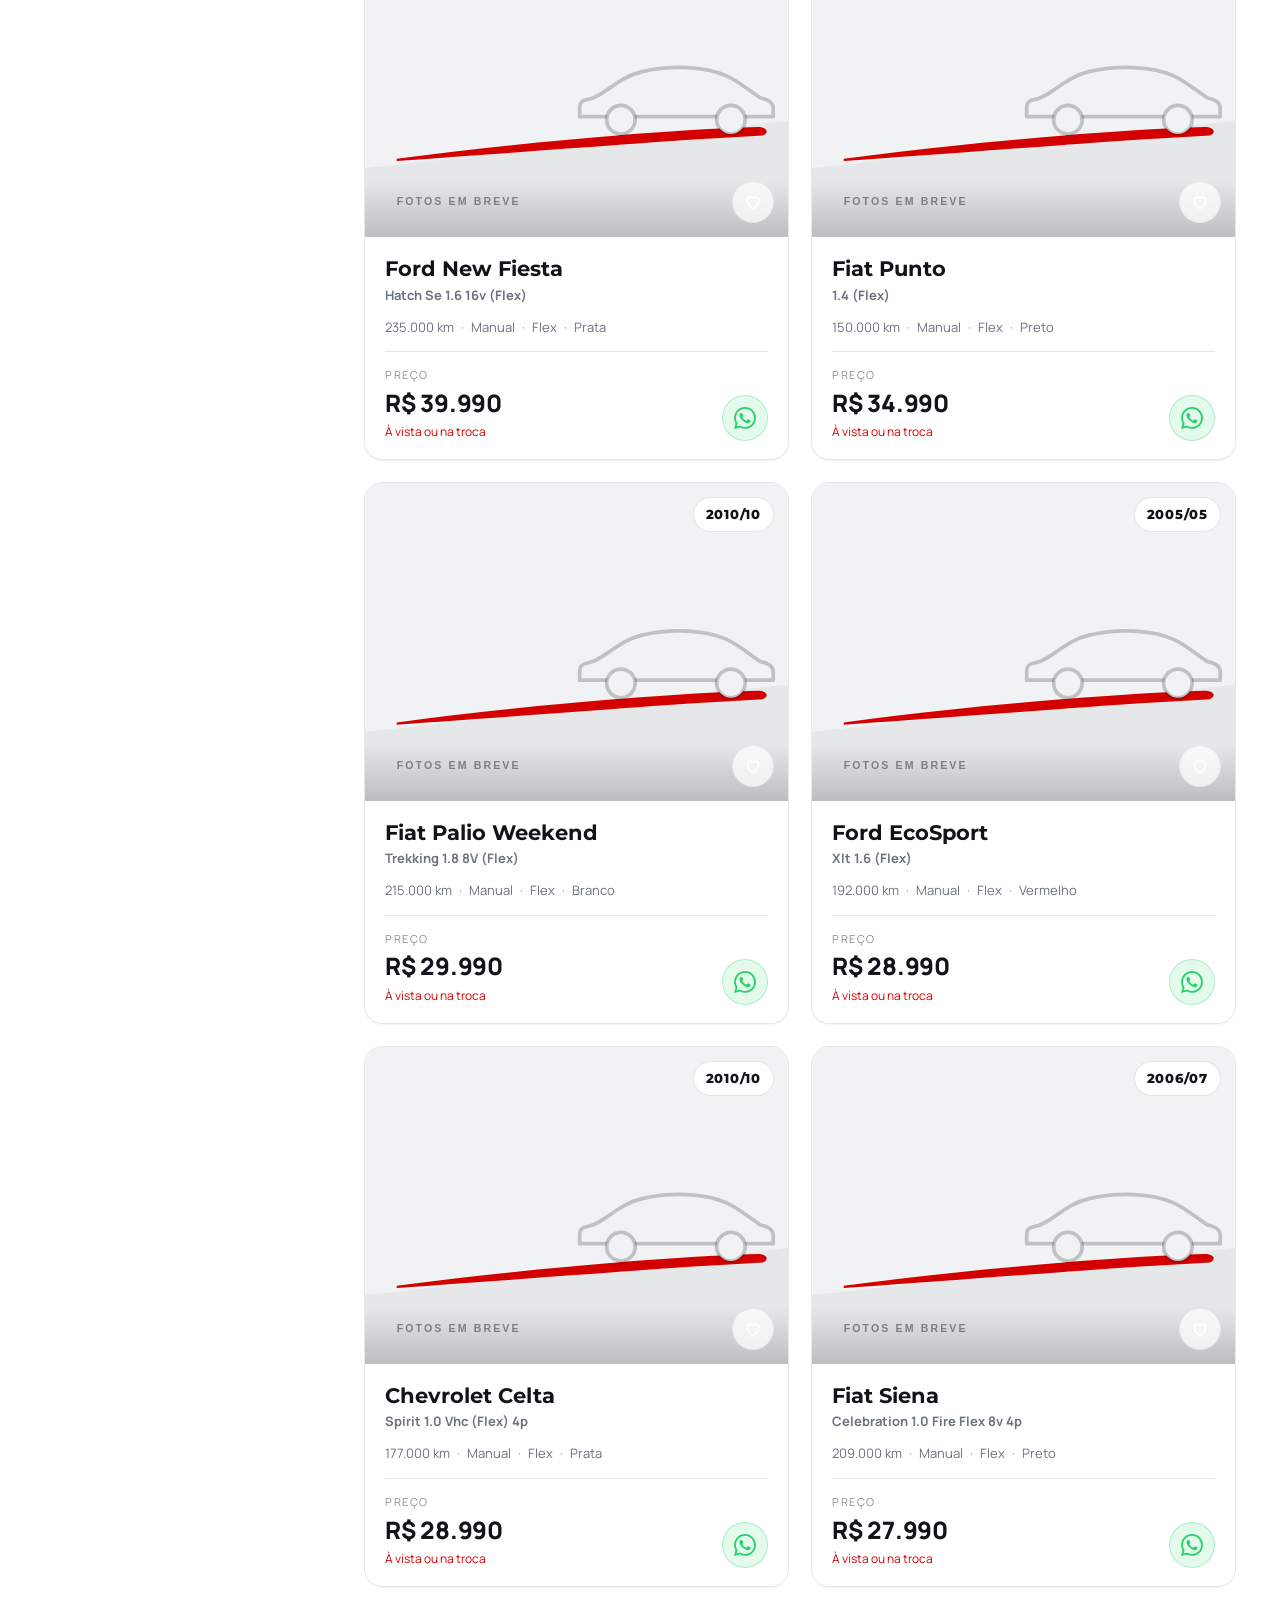
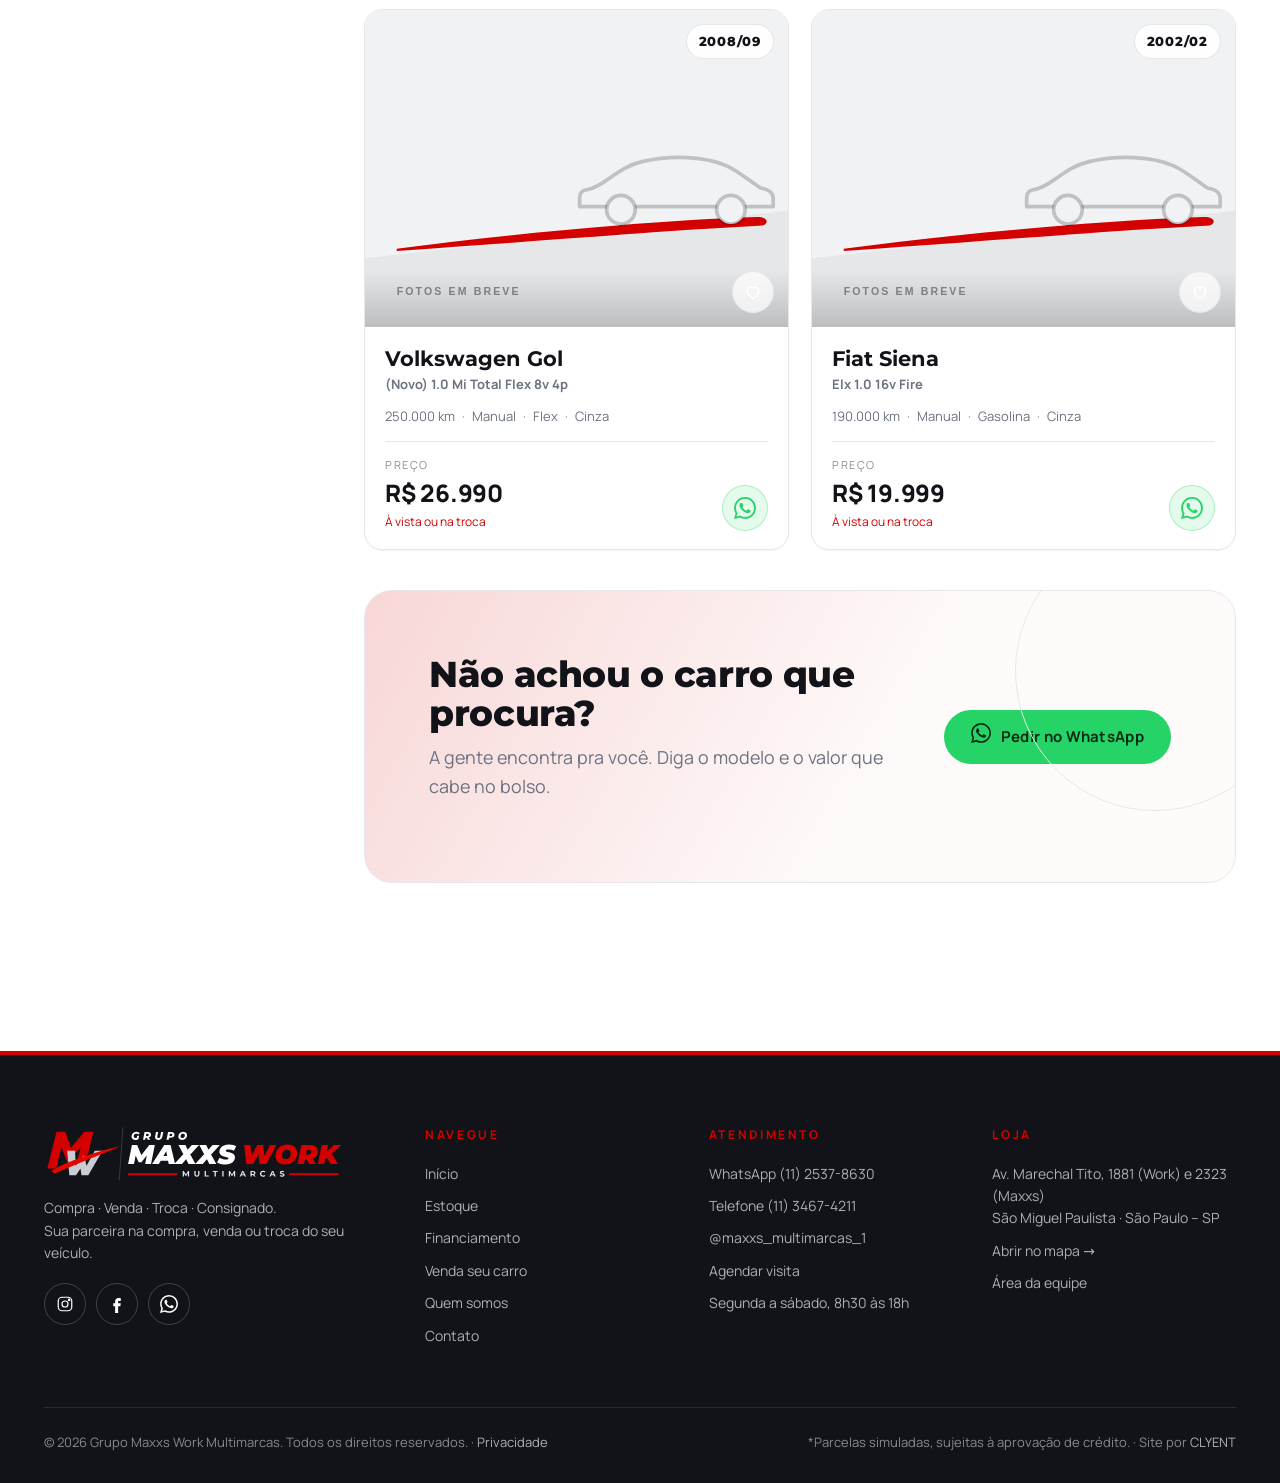
<file: estoque.html>
<!doctype html>
<html lang="pt-BR">
<head>
  <meta charset="utf-8">
  <meta name="robots" content="noindex">
<meta name="referrer" content="no-referrer">
  <meta name="viewport" content="width=device-width, initial-scale=1, viewport-fit=cover">
  <title>Estoque de seminovos · Maxxs Work Multimarcas</title>
  <meta name="description" content="Todos os carros à venda na Maxxs Work Multimarcas. Filtre por marca, preço, ano e câmbio. Financiamento para carros elegíveis, compra e troca.">
  <meta name="theme-color" content="#111318">
  <link rel="canonical" href="https://grupomaxxsworkmultimarcas.com.br/estoque.html">
  <meta property="og:type" content="website">
  <meta property="og:locale" content="pt_BR">
  <meta property="og:site_name" content="Maxxs Work Multimarcas">
  <meta property="og:title" content="Estoque de seminovos · Maxxs Work Multimarcas">
  <meta property="og:description" content="Todos os carros à venda na Maxxs Work Multimarcas. Filtre por marca, preço, ano e câmbio. Financiamento para carros elegíveis, compra e troca.">
  <meta property="og:image" content="https://grupomaxxsworkmultimarcas.com.br/assets/img/og.jpg">
  <meta property="og:url" content="https://grupomaxxsworkmultimarcas.com.br/estoque.html">
  <meta name="twitter:card" content="summary_large_image">
  <link rel="icon" href="assets/img/favicon.png">
  <link rel="apple-touch-icon" href="assets/img/apple-touch-icon.png">
  <link rel="preload" href="assets/fonts/montserrat-latin-800-normal.woff2" as="font" type="font/woff2" crossorigin>
  <link rel="stylesheet" href="assets/css/site.css?v=7">
</head>
<body data-page="estoque">
<main>
  <section class="page-hero">
    <div class="container">
      <nav class="crumbs" aria-label="Você está em"><a href="index.html">Início</a> / <span>Estoque</span></nav>
      <h1 class="reveal">Nosso <span class="gold-text">estoque</span></h1>
      <p class="lead reveal">Todos os carros que estão na loja agora. Toque no ♥ para guardar seus favoritos e clique em um carro para ver fotos, ficha completa e simular a parcela.</p>
    </div>
  </section>
  <section class="section" style="padding-top:44px">
    <div class="container stock-layout">
      <aside class="filters" aria-label="Filtros">
        <h4>Filtros <button type="button" id="f-clear">Limpar</button></h4>
        <label class="field" style="flex-direction:row;align-items:center;gap:10px;cursor:pointer"><input type="checkbox" id="f-ofertas" style="width:18px;height:18px;accent-color:#D9AE4F"> <span style="font-weight:700">Só carros que baixaram de preço</span></label>
        <div class="field"><label>Marca</label><div class="chips" id="f-marca"></div></div>
        <div class="field"><label>Tipo</label><div class="chips" id="f-carroceria"></div></div>
        <div class="field"><label for="f-ate">Preço até</label>
          <select class="select" id="f-ate"><option value="0">Qualquer preço</option><option value="60000">R$ 60 mil</option><option value="80000">R$ 80 mil</option><option value="100000">R$ 100 mil</option><option value="130000">R$ 130 mil</option><option value="160000">R$ 160 mil</option><option value="200000">R$ 200 mil</option></select></div>
        <div class="field"><label for="f-ano">Ano</label><select class="select" id="f-ano"></select></div>
        <div class="field"><label for="f-km">Quilometragem</label>
          <select class="select" id="f-km"><option value="0">Qualquer</option><option value="20000">Até 20 mil km</option><option value="50000">Até 50 mil km</option><option value="80000">Até 80 mil km</option><option value="120000">Até 120 mil km</option></select></div>
        <div class="field"><label>Câmbio</label><div class="chips" id="f-cambio"></div></div>
        <div class="field"><label>Combustível</label><div class="chips" id="f-comb"></div></div>
        <button class="btn btn-gold btn-block btn-filters" type="button" id="f-apply">Ver resultados</button>
      </aside>
      <div>
        <div class="toolbar">
          <div class="search"><span data-icon="search"></span><input class="input" id="q" type="search" placeholder="Buscar por modelo, marca, cor…" aria-label="Buscar"></div>
          <button class="btn btn-ghost btn-filters" type="button"><span data-icon="filter"></span>Filtros</button>
          <select class="select" id="sort" aria-label="Ordenar">
            <option value="destaque">Destaques primeiro</option><option value="menor">Menor preço</option><option value="maior">Maior preço</option><option value="ano">Mais novos (ano)</option><option value="km">Menor km</option><option value="novos">Chegaram agora</option>
          </select>
        </div>
        <p class="count" id="count" aria-live="polite"></p>
        <div class="car-grid" id="grid"></div>
        <div class="band reveal" style="margin-top:40px"><div><h2 style="font-size:clamp(24px,3vw,36px)">Não achou o carro que procura?</h2><p class="lead" style="margin-top:10px">A gente encontra pra você. Diga o modelo e o valor que cabe no bolso.</p></div><a class="btn btn-wa" href="#" data-wa-geral><span data-icon="wa"></span>Pedir no WhatsApp</a></div>
      </div>
    </div>
    <div class="scrim"></div>
  </section>
</main>
<script src="assets/js/store.js?v=3"></script>
<script src="assets/js/site.js?v=3"></script>
</body>
</html>
</file>
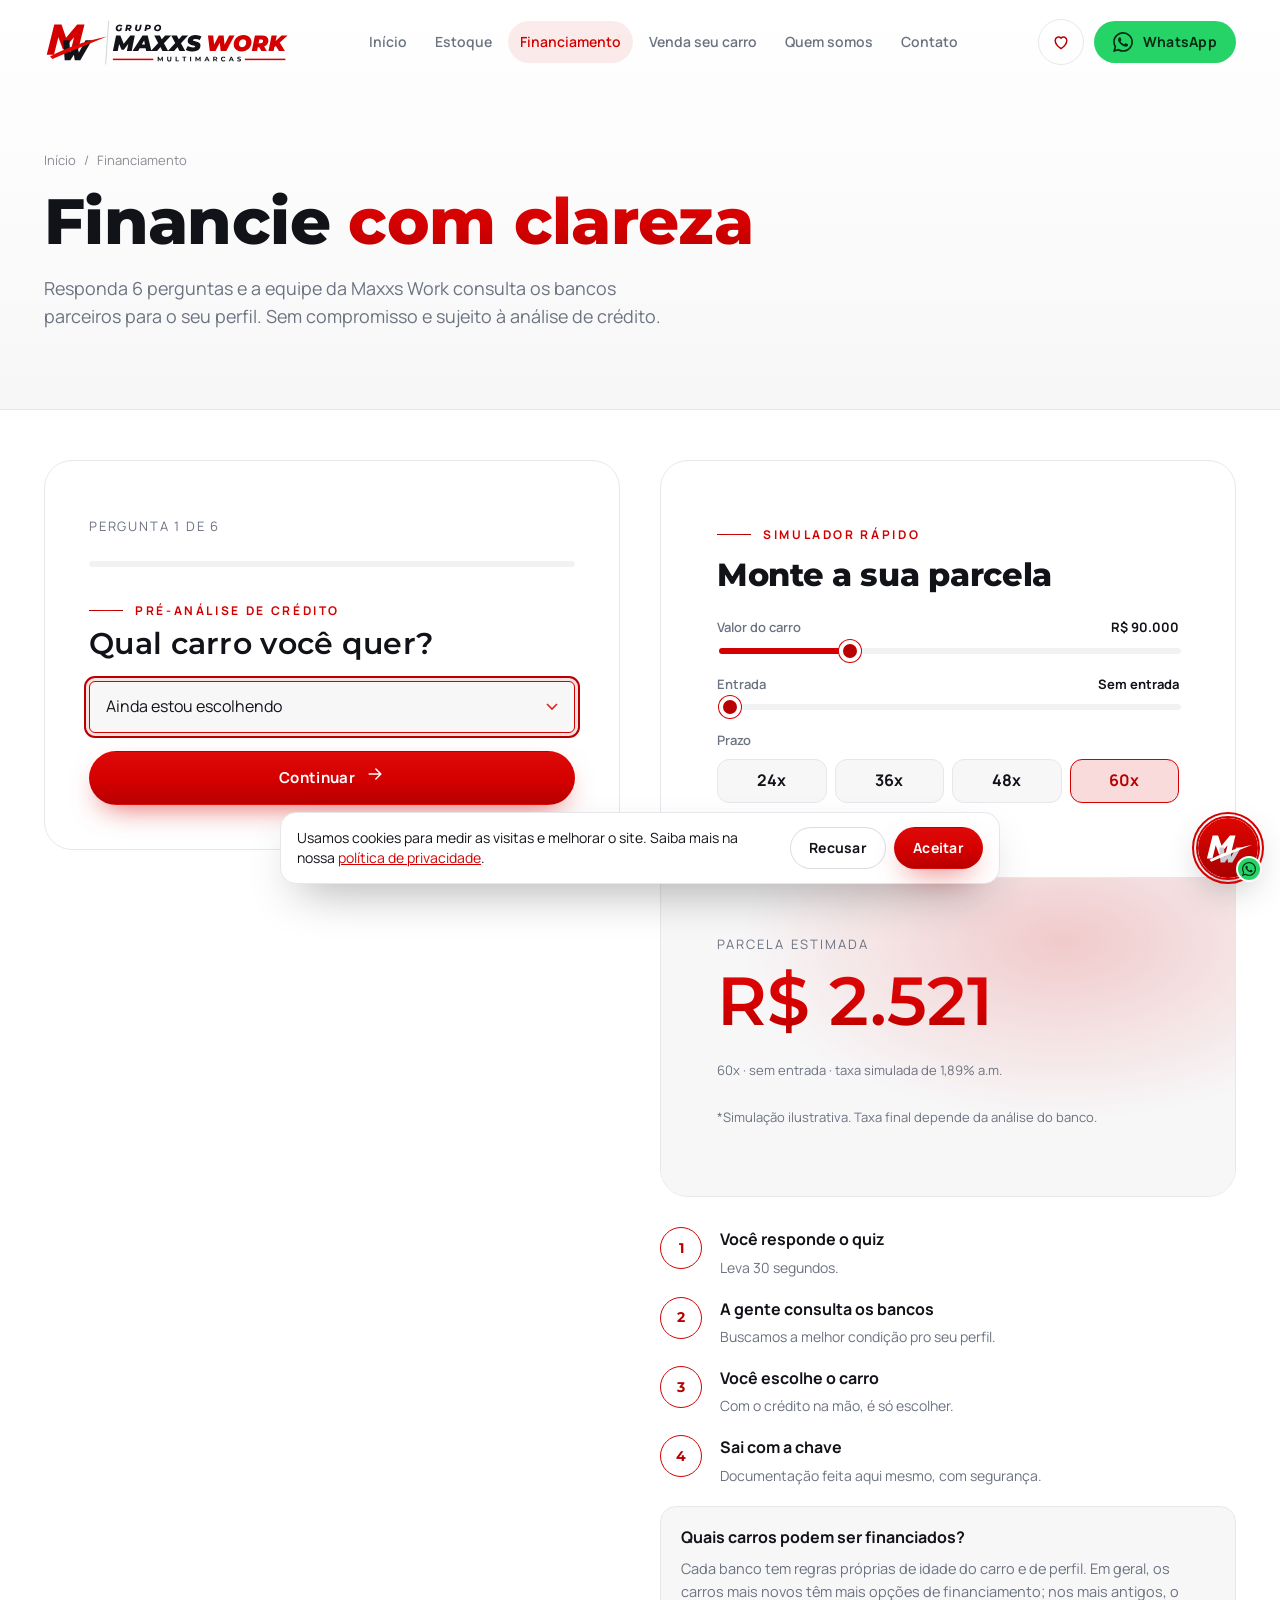
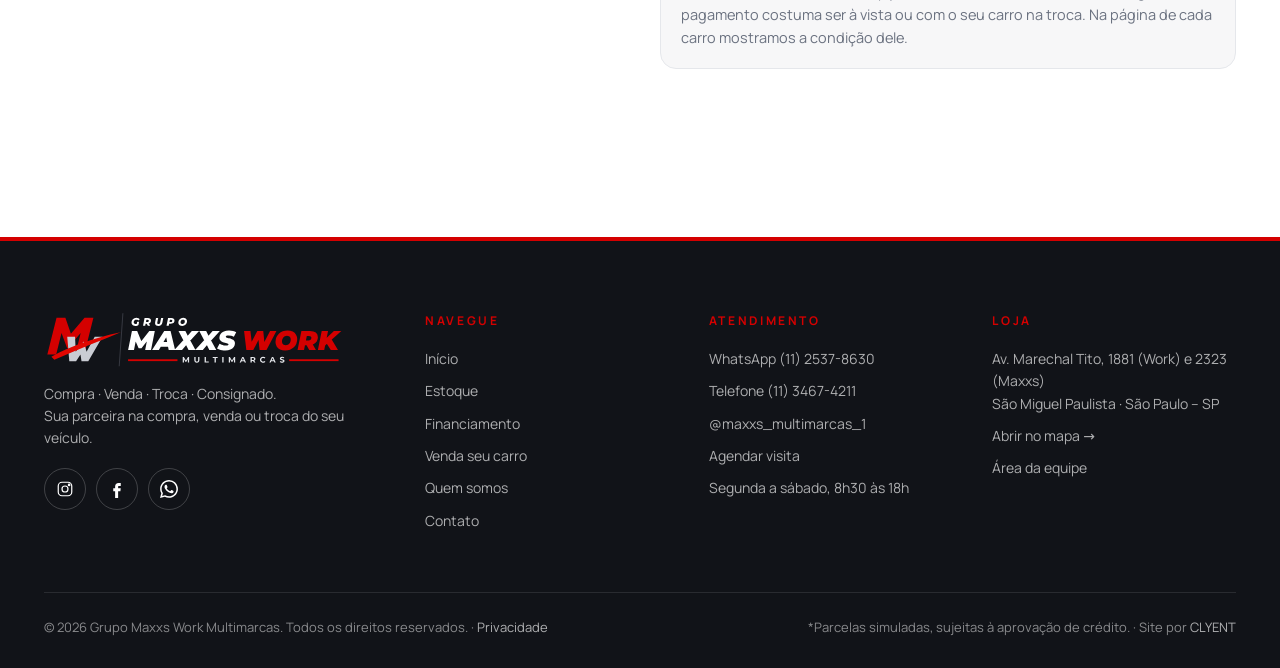
<file: financiamento.html>
<!doctype html>
<html lang="pt-BR">
<head>
  <meta charset="utf-8">
  <meta name="robots" content="noindex">
<meta name="referrer" content="no-referrer">
  <meta name="viewport" content="width=device-width, initial-scale=1, viewport-fit=cover">
  <title>Financiamento e pré-análise · Maxxs Work Multimarcas</title>
  <meta name="description" content="Faça sua pré-análise de crédito em 30 segundos e simule o financiamento do seu carro na Maxxs Work Multimarcas.">
  <meta name="theme-color" content="#111318">
  <link rel="canonical" href="https://grupomaxxsworkmultimarcas.com.br/financiamento.html">
  <meta property="og:type" content="website">
  <meta property="og:locale" content="pt_BR">
  <meta property="og:site_name" content="Maxxs Work Multimarcas">
  <meta property="og:title" content="Financiamento e pré-análise · Maxxs Work Multimarcas">
  <meta property="og:description" content="Faça sua pré-análise de crédito em 30 segundos e simule o financiamento do seu carro na Maxxs Work Multimarcas.">
  <meta property="og:image" content="https://grupomaxxsworkmultimarcas.com.br/assets/img/og.jpg">
  <meta property="og:url" content="https://grupomaxxsworkmultimarcas.com.br/financiamento.html">
  <meta name="twitter:card" content="summary_large_image">
  <link rel="icon" href="assets/img/favicon.png">
  <link rel="apple-touch-icon" href="assets/img/apple-touch-icon.png">
  <link rel="preload" href="assets/fonts/montserrat-latin-800-normal.woff2" as="font" type="font/woff2" crossorigin>
  <link rel="stylesheet" href="assets/css/site.css?v=7">
</head>
<body data-page="financiamento">
<main>
  <section class="page-hero">
    <div class="container">
      <nav class="crumbs" aria-label="Você está em"><a href="index.html">Início</a> / <span>Financiamento</span></nav>
      <h1 class="reveal">Financie <span class="gold-text">com clareza</span></h1>
      <p class="lead reveal">Responda 6 perguntas e a equipe da Maxxs Work consulta os bancos parceiros para o seu perfil. Sem compromisso e sujeito à análise de crédito.</p>
    </div>
  </section>
  <section class="section" style="padding-top:50px">
    <div class="container">
      <div class="two-col">
        <div class="quiz reveal" id="quiz">
          <div style="display:flex;justify-content:space-between;align-items:center;margin-bottom:14px"><span class="quiz-count" id="qz-count"></span><button class="btn btn-ghost btn-sm" id="qz-back" type="button">Voltar</button></div>
          <div class="quiz-bar"><i></i></div>
          <div class="quiz-step" data-k="carro"><span class="eyebrow">Pré-análise de crédito</span><h3>Qual carro você quer?</h3><div class="field"><select class="select" id="qz-carro" aria-label="Carro de interesse"></select></div><button class="btn btn-gold btn-block" type="button" id="qz-next-car">Continuar <span data-icon="arrow"></span></button></div>
          <div class="quiz-step" data-k="entrada"><h3>Quanto você pode dar de entrada?</h3><div class="opts"><button type="button" data-v="Sem entrada">Sem entrada<small>Quero financiar 100%</small></button><button type="button" data-v="Até R$ 5 mil">Até R$ 5 mil</button><button type="button" data-v="R$ 5 a 15 mil">R$ 5 a 15 mil</button><button type="button" data-v="Mais de R$ 15 mil">Mais de R$ 15 mil</button></div></div>
          <div class="quiz-step" data-k="troca"><h3>Tem carro para dar na troca?</h3><div class="opts"><button type="button" data-v="Sim">Sim, tenho<small>Ele entra no pagamento</small></button><button type="button" data-v="Não">Não tenho</button></div></div>
          <div class="quiz-step" data-k="renda"><h3>Qual a sua renda mensal?</h3><div class="opts"><button type="button" data-v="Até R$ 2.500">Até R$ 2.500</button><button type="button" data-v="R$ 2.500 a 4.000">R$ 2.500 a R$ 4.000</button><button type="button" data-v="R$ 4.000 a 7.000">R$ 4.000 a R$ 7.000</button><button type="button" data-v="Acima de R$ 7.000">Acima de R$ 7.000</button></div></div>
          <div class="quiz-step" data-k="cnh"><h3>Você tem CNH?</h3><div class="opts"><button type="button" data-v="Sim">Sim</button><button type="button" data-v="Ainda não">Ainda não<small>Tudo bem, dá pra resolver</small></button></div></div>
          <div class="quiz-step"><h3>Pra quem a gente manda o resultado?</h3><form id="qz-form"><div class="field"><label for="qz-nome">Seu nome</label><input class="input" id="qz-nome" required autocomplete="name"></div><div class="field"><label for="qz-tel">WhatsApp</label><input class="input" id="qz-tel" required inputmode="tel" autocomplete="tel" placeholder="(11) 90000-0000"></div><button class="btn btn-gold btn-block" type="submit"><span data-icon="wa"></span>Ver meu resultado</button><p class="notice">Seus dados são usados só para a análise de crédito e para o nosso contato.</p></form></div>
          <div class="quiz-step" id="qz-result"></div>
        </div>
        <div>
          <div class="sim reveal" id="sim" style="grid-template-columns:1fr">
            <div class="sim-left">
              <span class="eyebrow">Simulador rápido</span>
              <h2 style="margin:14px 0 24px;font-size:clamp(24px,2.6vw,32px)">Monte a sua parcela</h2>
              <div class="field"><label>Valor do carro <b data-sim-lv></b></label><input type="range" min="30000" max="250000" step="1000" data-sim-valor aria-label="Valor do carro"></div>
              <div class="field"><label>Entrada <b data-sim-le></b></label><input type="range" min="0" max="50000" step="1000" value="0" data-sim-entrada aria-label="Entrada"></div>
              <div class="field"><label>Prazo</label><div class="seg" data-sim-meses><button type="button">24x</button><button type="button">36x</button><button type="button">48x</button><button type="button" class="on">60x</button></div></div>
            </div>
            <div class="sim-right sim-result" style="border-left:0;border-top:1px solid var(--line)">
              <small>Parcela estimada</small>
              <div class="big gold-text" data-sim-out>—</div>
              <p data-sim-info></p>
              <p>*Simulação ilustrativa. Taxa final depende da análise do banco.</p>
            </div>
          </div>
          <div class="steps reveal">
            <div class="step"><span class="n">1</span><div><b>Você responde o quiz</b><span>Leva 30 segundos.</span></div></div>
            <div class="step"><span class="n">2</span><div><b>A gente consulta os bancos</b><span>Buscamos a melhor condição pro seu perfil.</span></div></div>
            <div class="step"><span class="n">3</span><div><b>Você escolhe o carro</b><span>Com o crédito na mão, é só escolher.</span></div></div>
            <div class="step"><span class="n">4</span><div><b>Sai com a chave</b><span>Documentação feita aqui mesmo, com segurança.</span></div></div>
          </div>
          <div class="note-card reveal"><b>Quais carros podem ser financiados?</b><p>Cada banco tem regras próprias de idade do carro e de perfil. Em geral, os carros mais novos têm mais opções de financiamento; nos mais antigos, o pagamento costuma ser à vista ou com o seu carro na troca. Na página de cada carro mostramos a condição dele.</p></div>
        </div>
      </div>
    </div>
  </section>
</main>
<script src="assets/js/store.js?v=3"></script>
<script src="assets/js/site.js?v=3"></script>
</body>
</html>
</file>
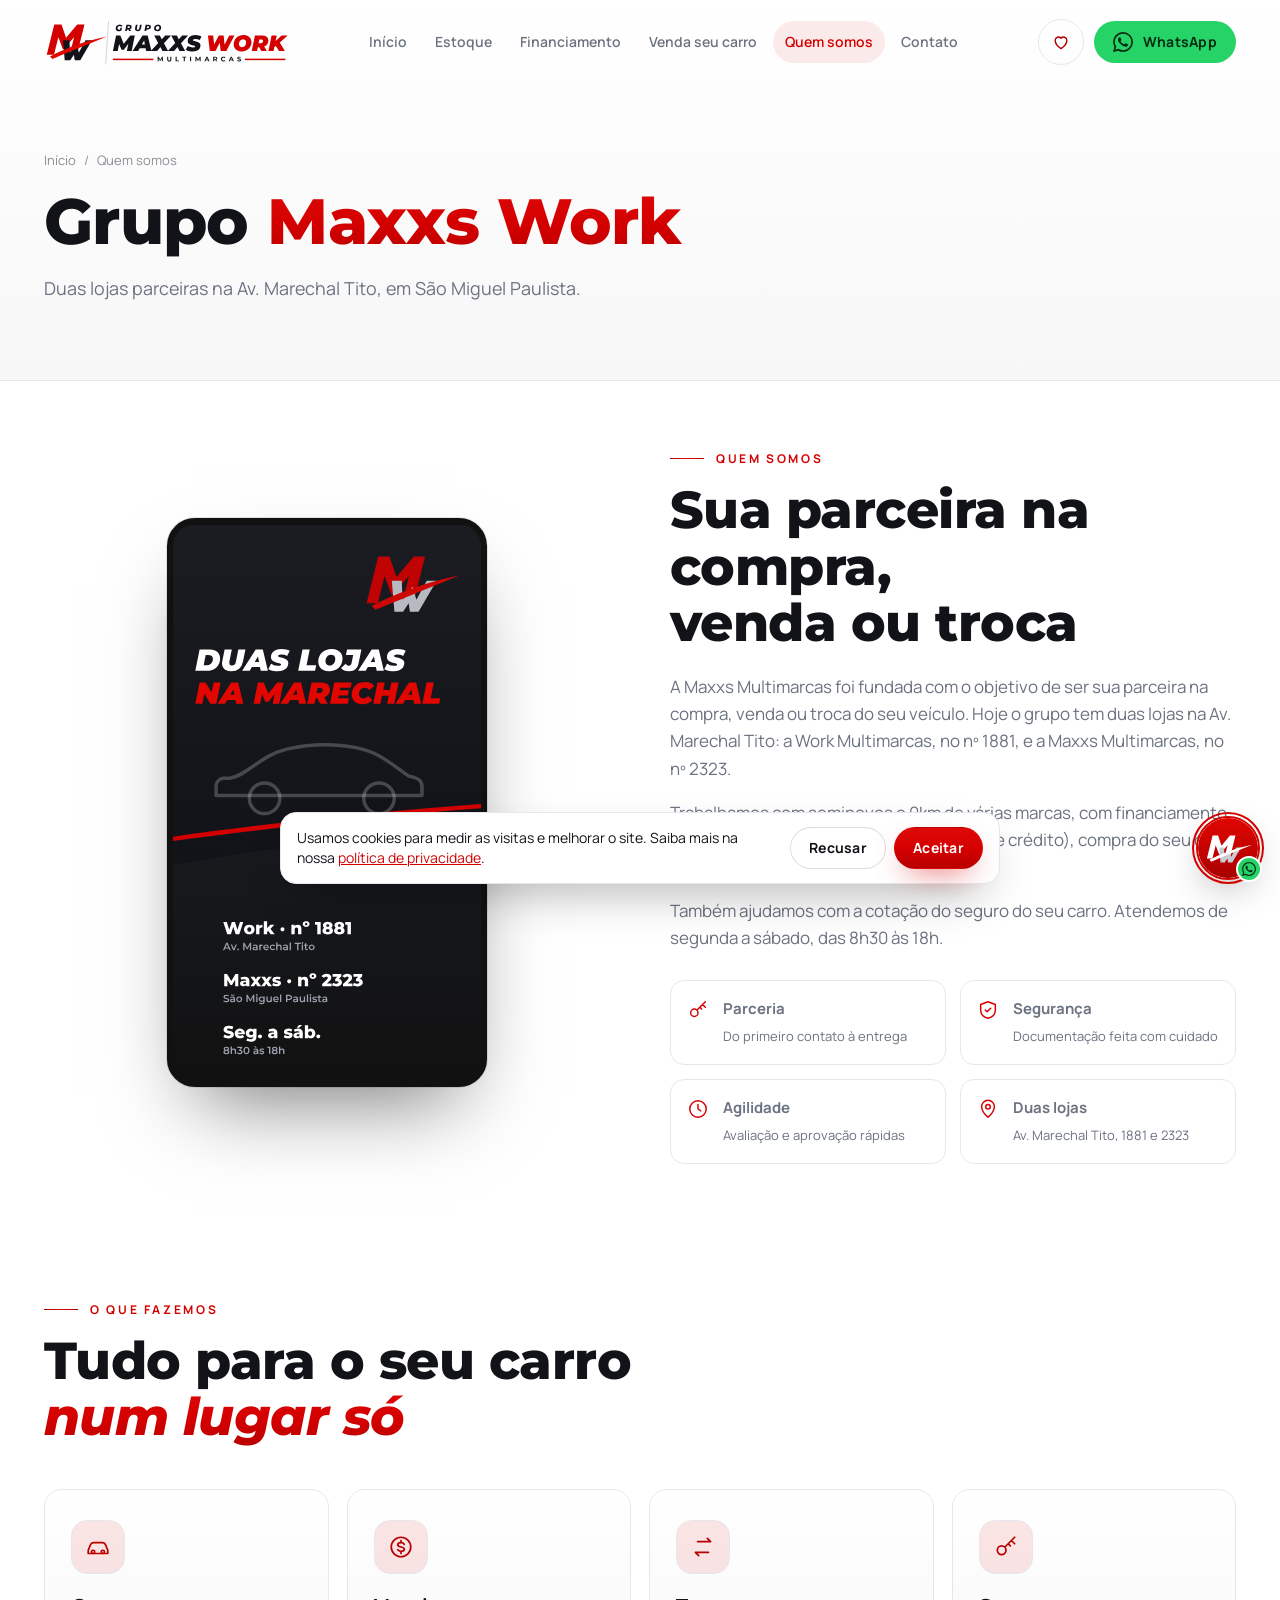
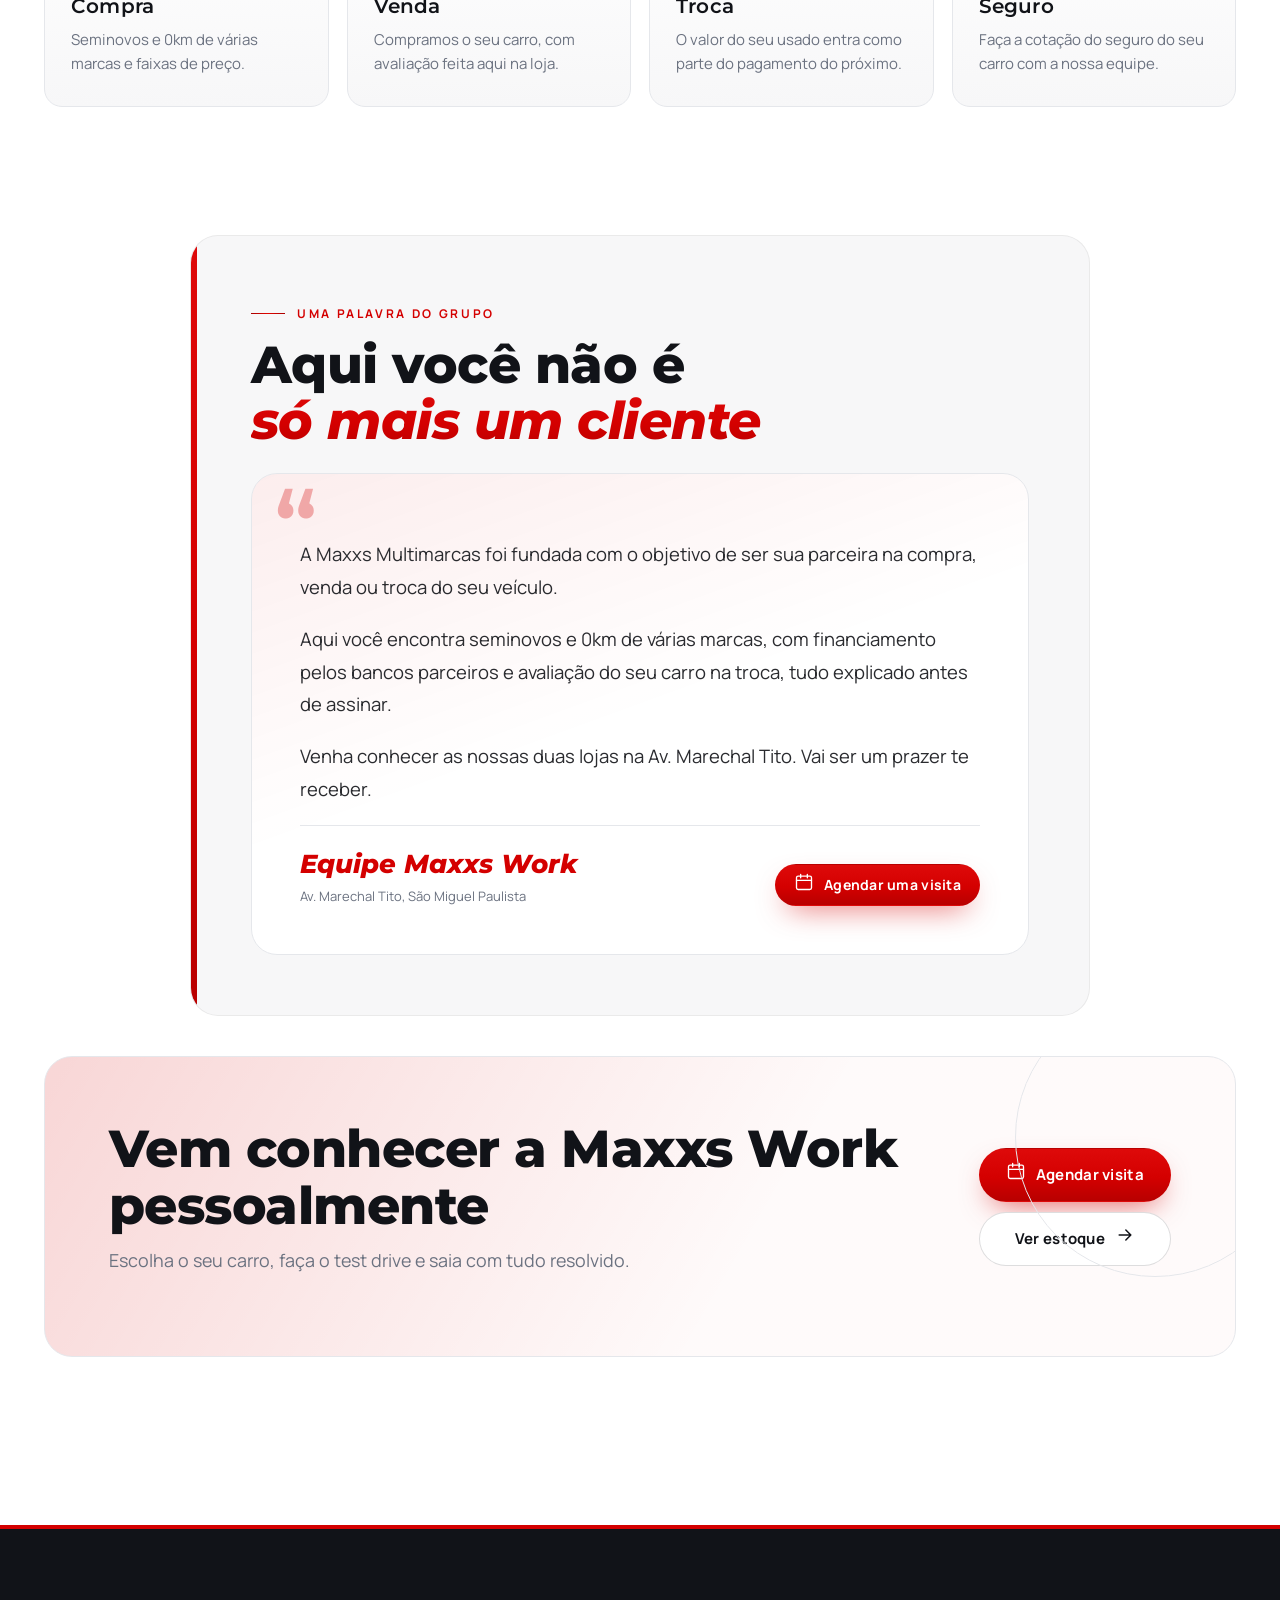
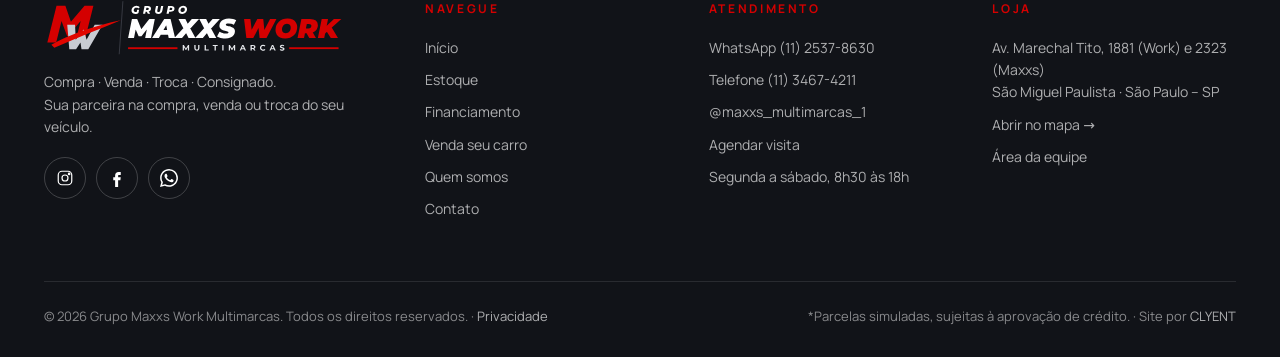
<file: loja.html>
<!doctype html>
<html lang="pt-BR">
<head>
  <meta charset="utf-8">
  <meta name="robots" content="noindex">
<meta name="referrer" content="no-referrer">
  <meta name="viewport" content="width=device-width, initial-scale=1, viewport-fit=cover">
  <title>Quem somos · Maxxs Work Multimarcas</title>
  <meta name="description" content="Maxxs Work Multimarcas: Compra, venda e troca de seminovos e 0km em São Miguel Paulista. Compra, venda, compra e troca de seminovos na Av. Marechal Tito, 1881 e 2323.">
  <meta name="theme-color" content="#111318">
  <link rel="canonical" href="https://grupomaxxsworkmultimarcas.com.br/loja.html">
  <meta property="og:type" content="website">
  <meta property="og:locale" content="pt_BR">
  <meta property="og:site_name" content="Maxxs Work Multimarcas">
  <meta property="og:title" content="Quem somos · Maxxs Work Multimarcas">
  <meta property="og:description" content="Compra, venda e troca de seminovos e 0km em São Miguel Paulista.">
  <meta property="og:image" content="https://grupomaxxsworkmultimarcas.com.br/assets/img/og.jpg">
  <meta name="twitter:card" content="summary_large_image">
  <link rel="icon" href="assets/img/favicon.png">
  <link rel="apple-touch-icon" href="assets/img/apple-touch-icon.png">
  <link rel="stylesheet" href="assets/css/site.css?v=7">
</head>
<body data-page="loja">
<main>
  <section class="page-hero">
    <div class="container">
      <nav class="crumbs" aria-label="Você está em"><a href="index.html">Início</a> / <span>Quem somos</span></nav>
      <h1 class="reveal">Grupo <span class="gold-text">Maxxs Work</span></h1>
      <p class="lead reveal">Duas lojas parceiras na Av. Marechal Tito, em São Miguel Paulista.</p>
    </div>
  </section>
  <section class="section" style="padding-top:60px">
    <div class="container story">
      <div class="reel reel-inline reveal-l">
        <div class="reel-frame">
          <img src="assets/img/vitrine.svg" alt="Grupo Maxxs Work Multimarcas: duas lojas na Av. Marechal Tito" loading="eager">
        </div>
      </div>
      <div>
        <span class="eyebrow reveal">Quem somos</span>
        <h2 class="reveal" style="margin:14px 0 22px">Sua parceira na compra,<br>venda ou troca</h2>
        <!-- TEXTO PARA AJUSTAR COM A LOJA (como começou, quem fundou, conquistas) -->
        <p class="reveal">A Maxxs Multimarcas foi fundada com o objetivo de ser sua parceira na compra, venda ou troca do seu veículo. Hoje o grupo tem duas lojas na Av. Marechal Tito: a Work Multimarcas, no nº 1881, e a Maxxs Multimarcas, no nº 2323.</p>
        <p class="reveal">Trabalhamos com seminovos e 0km de várias marcas, com financiamento pelos bancos parceiros (sujeito à análise de crédito), compra do seu carro e troca com avaliação na loja.</p>
        <p class="reveal">Também ajudamos com a cotação do seguro do seu carro. Atendemos de segunda a sábado, das 8h30 às 18h.</p>
        <div class="values reveal">
          <div><span data-icon="key"></span><p style="margin:0"><b>Parceria</b><span>Do primeiro contato à entrega</span></p></div>
          <div><span data-icon="shield"></span><p style="margin:0"><b>Segurança</b><span>Documentação feita com cuidado</span></p></div>
          <div><span data-icon="clock"></span><p style="margin:0"><b>Agilidade</b><span>Avaliação e aprovação rápidas</span></p></div>
          <div><span data-icon="pin"></span><p style="margin:0"><b>Duas lojas</b><span>Av. Marechal Tito, 1881 e 2323</span></p></div>
        </div>
      </div>
    </div>
  </section>
  <section class="section" style="padding-top:0">
    <div class="container">
      <div class="section-head"><div class="reveal"><span class="eyebrow">O que fazemos</span><h2>Tudo para o seu carro<br><span class="gold-text">num lugar só</span></h2></div></div>
      <div class="pillars">
        <div class="pillar reveal"><div class="ic" data-icon="car"></div><h3>Compra</h3><p>Seminovos e 0km de várias marcas e faixas de preço.</p></div>
        <div class="pillar reveal" style="--d:.08s"><div class="ic" data-icon="coin"></div><h3>Venda</h3><p>Compramos o seu carro, com avaliação feita aqui na loja.</p></div>
        <div class="pillar reveal" style="--d:.16s"><div class="ic" data-icon="swap"></div><h3>Troca</h3><p>O valor do seu usado entra como parte do pagamento do próximo.</p></div>
        <div class="pillar reveal" style="--d:.24s"><div class="ic" data-icon="key"></div><h3>Seguro</h3><p>Faça a cotação do seguro do seu carro com a nossa equipe.</p></div>
      </div>
    </div>
  </section>
  <section class="section" style="padding-top:0">
    <div class="container">
      <div class="letter-card reveal">
        <span class="eyebrow">Uma palavra do grupo</span>
        <h2 style="margin:14px 0 24px">Aqui você não é<br><span class="gold-text">só mais um cliente</span></h2>
        <div class="letter-body"><div id="carta-texto"></div><div class="letter-sign"><div><b class="sign-name">Equipe Maxxs Work</b><small>Av. Marechal Tito, São Miguel Paulista</small></div><a class="btn btn-gold btn-sm" href="#" data-agendar><span data-icon="cal"></span>Agendar uma visita</a></div></div>
      </div>
      <div class="band reveal" style="margin-top:40px">
        <div><h2>Vem conhecer a Maxxs Work<br>pessoalmente</h2><p class="lead" style="margin-top:12px">Escolha o seu carro, faça o test drive e saia com tudo resolvido.</p></div>
        <div style="display:grid;gap:10px"><a class="btn btn-gold" href="#" data-agendar><span data-icon="cal"></span>Agendar visita</a><a class="btn btn-ghost" href="estoque.html">Ver estoque <span data-icon="arrow"></span></a></div>
      </div>
    </div>
  </section>
</main>
<script src="assets/js/store.js?v=3"></script>
<script src="assets/js/site.js?v=3"></script>
</body>
</html>
</file>
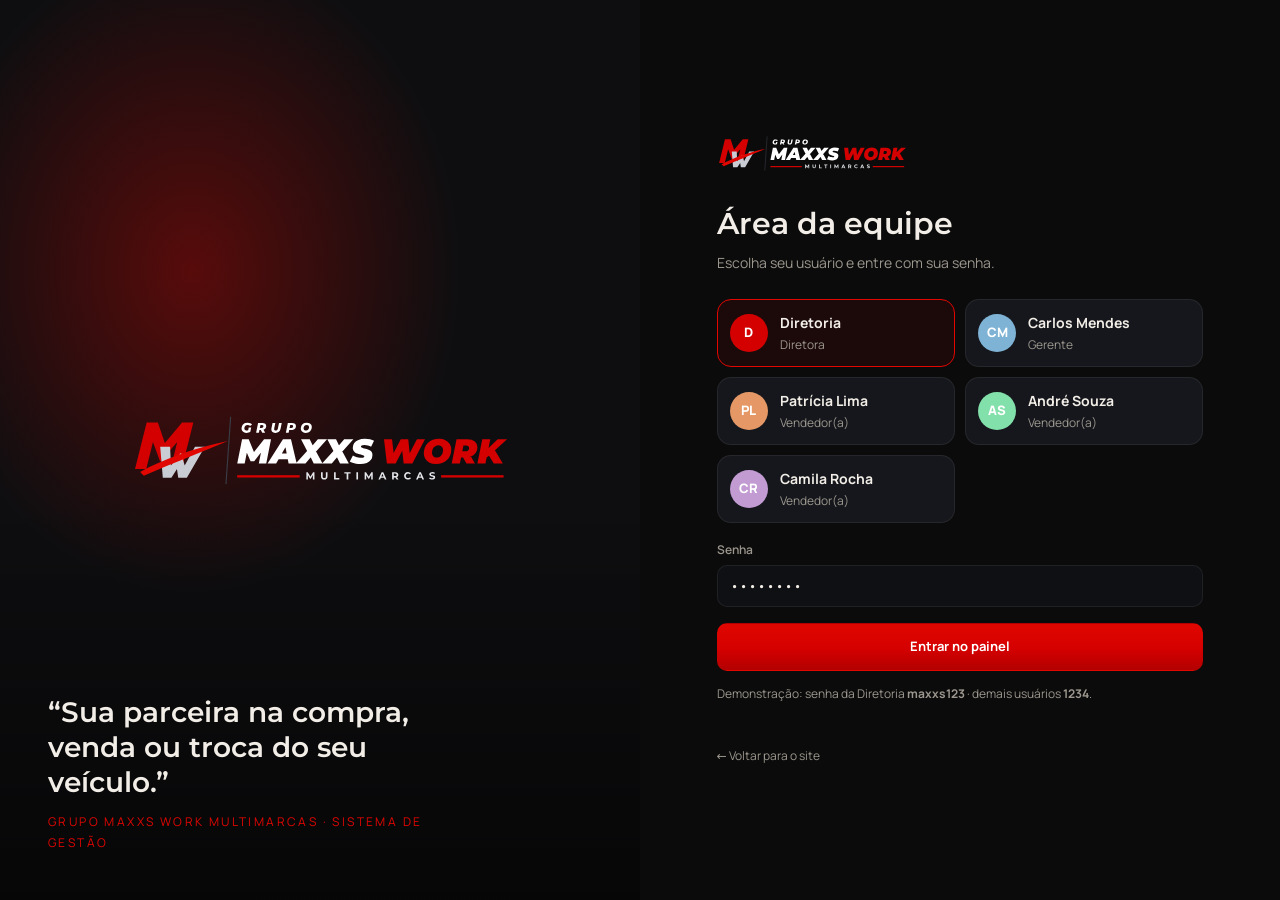
<file: painel.html>
<!doctype html>
<html lang="pt-BR">
<head>
  <meta charset="utf-8">
<meta name="referrer" content="no-referrer">
  <meta name="viewport" content="width=device-width, initial-scale=1, viewport-fit=cover">
  <title>Painel · Maxxs Work Multimarcas</title>
  <meta name="robots" content="noindex">
  <meta name="theme-color" content="#0A0A0B">
  <link rel="icon" href="assets/img/favicon.png">
  <link rel="manifest" href="painel.webmanifest">
  <link rel="apple-touch-icon" href="assets/img/app/apple-180.png">
  <meta name="mobile-web-app-capable" content="yes">
  <meta name="apple-mobile-web-app-capable" content="yes">
  <meta name="apple-mobile-web-app-title" content="Maxxs Work">
  <meta name="apple-mobile-web-app-status-bar-style" content="black-translucent">
  <meta name="format-detection" content="telephone=no">
  <link rel="stylesheet" href="assets/css/painel.css?v=2">
</head>
<body>
<script src="assets/js/store.js?v=3"></script>
<script src="assets/js/painel.js?v=1"></script>
<script src="assets/js/ia.js?v=1"></script>
<script src="assets/js/app.js?v=1"></script>
</body>
</html>
</file>
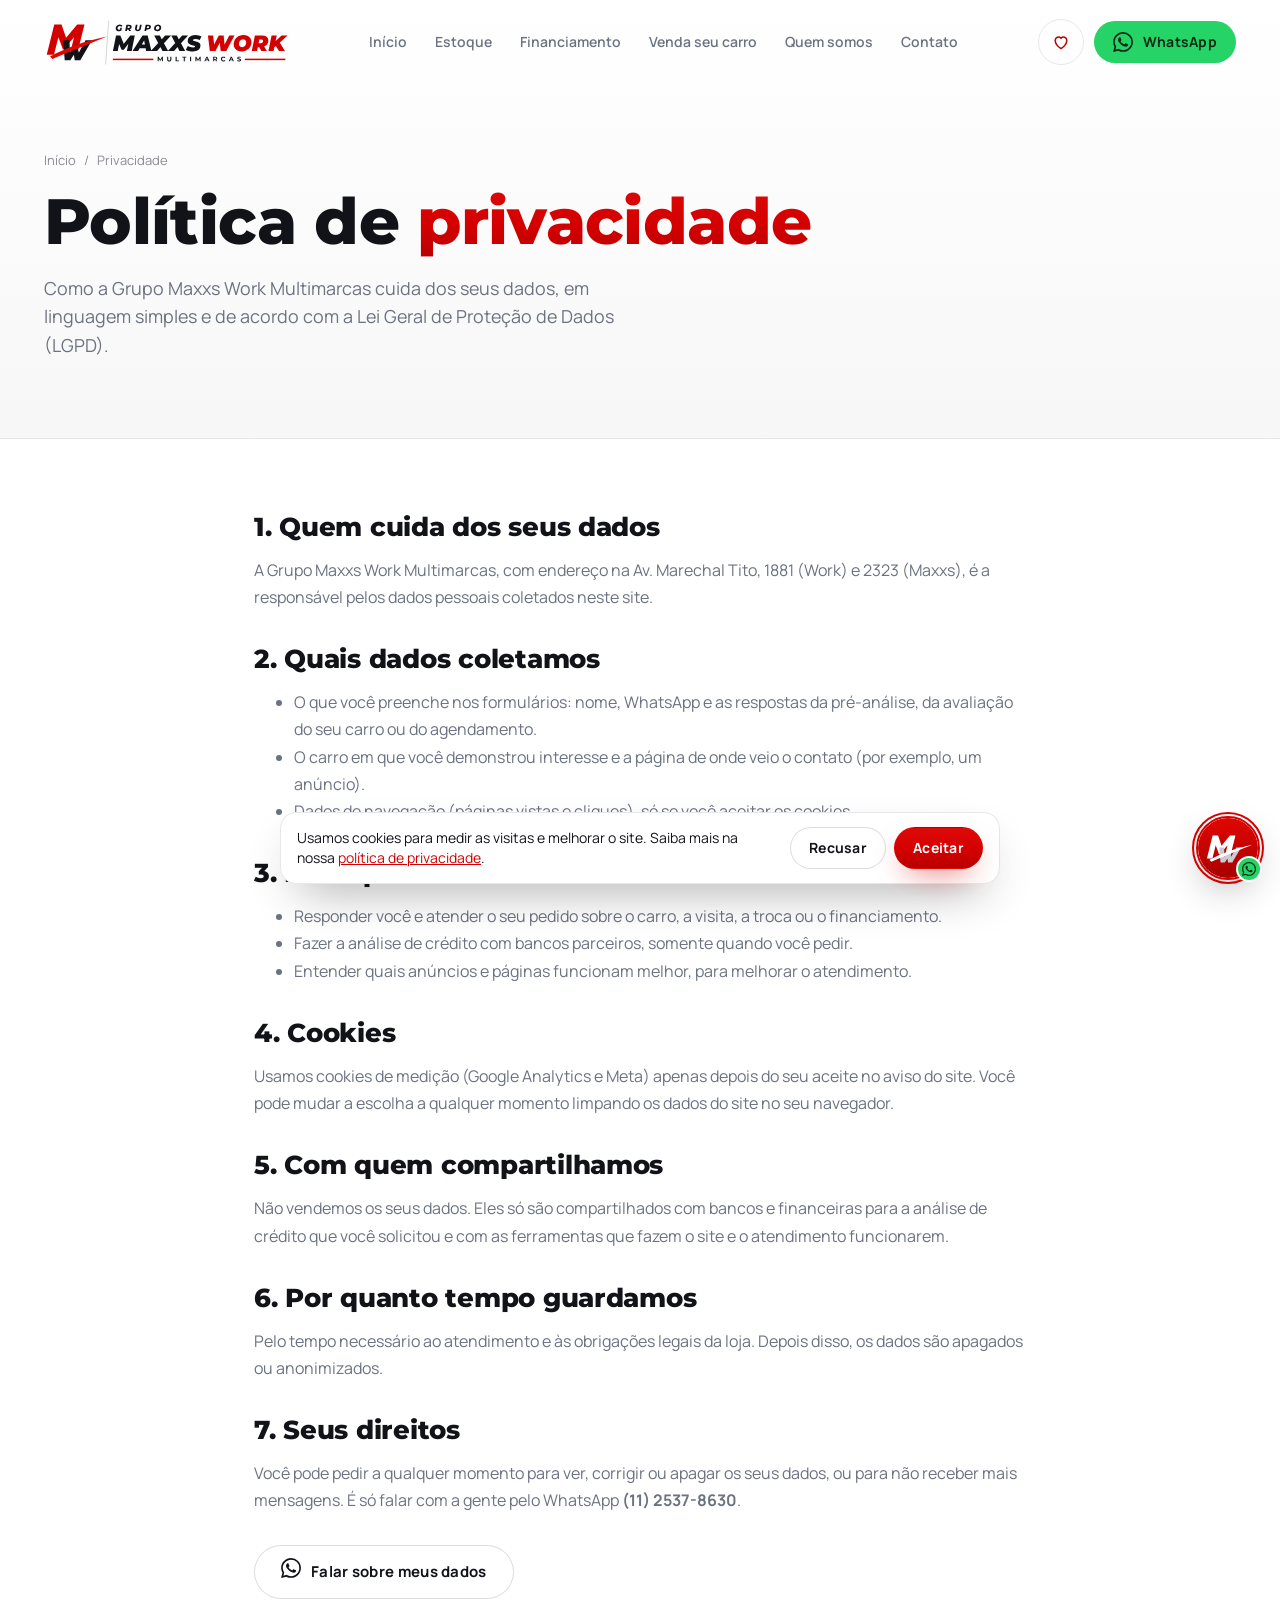
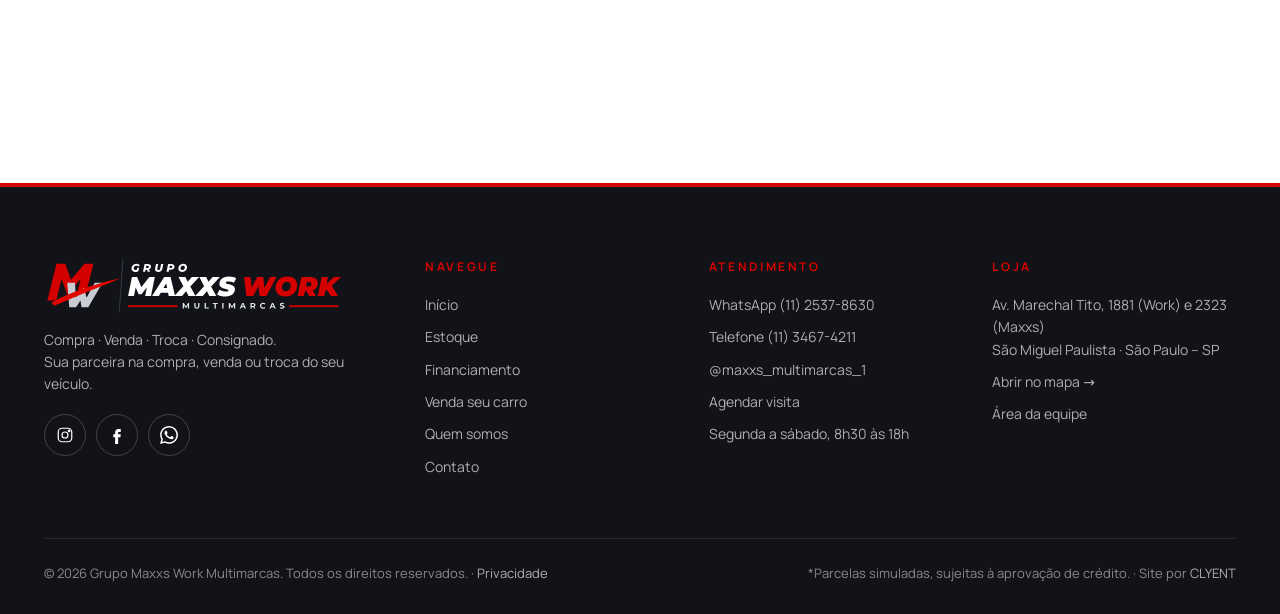
<file: privacidade.html>
<!doctype html>
<html lang="pt-BR">
<head>
  <meta charset="utf-8">
  <meta name="robots" content="noindex">
<meta name="referrer" content="no-referrer">
  <meta name="viewport" content="width=device-width, initial-scale=1, viewport-fit=cover">
  <title>Política de privacidade · Maxxs Work Multimarcas</title>
  <meta name="description" content="Como a Maxxs Work Multimarcas trata os seus dados pessoais e usa cookies, de acordo com a LGPD.">
  <meta name="theme-color" content="#111318">
  <link rel="canonical" href="https://grupomaxxsworkmultimarcas.com.br/privacidade.html">
  <meta property="og:type" content="website">
  <meta property="og:locale" content="pt_BR">
  <meta property="og:site_name" content="Maxxs Work Multimarcas">
  <meta property="og:title" content="Política de privacidade · Maxxs Work Multimarcas">
  <meta property="og:description" content="Como a Maxxs Work Multimarcas trata os seus dados pessoais e usa cookies.">
  <meta property="og:image" content="https://grupomaxxsworkmultimarcas.com.br/assets/img/og.jpg">
  <meta property="og:url" content="https://grupomaxxsworkmultimarcas.com.br/privacidade.html">
  <meta name="twitter:card" content="summary_large_image">
  <link rel="icon" href="assets/img/favicon.png">
  <link rel="apple-touch-icon" href="assets/img/apple-touch-icon.png">
  <link rel="preload" href="assets/fonts/montserrat-latin-800-normal.woff2" as="font" type="font/woff2" crossorigin>
  <link rel="stylesheet" href="assets/css/site.css?v=7">
</head>
<body data-page="privacidade">
<main>
  <section class="page-hero">
    <div class="container">
      <nav class="crumbs" aria-label="Você está em"><a href="index.html">Início</a> / <span>Privacidade</span></nav>
      <h1 class="reveal">Política de <span class="gold-text">privacidade</span></h1>
      <p class="lead reveal">Como a <span data-cfg="loja"></span> cuida dos seus dados, em linguagem simples e de acordo com a Lei Geral de Proteção de Dados (LGPD).</p>
    </div>
  </section>
  <section class="section" style="padding-top:40px">
    <div class="container privacy" style="max-width:820px">
      <h2>1. Quem cuida dos seus dados</h2>
      <p>A <span data-cfg="loja"></span>, com endereço na <span data-cfg="enderecoCompleto"></span>, é a responsável pelos dados pessoais coletados neste site.</p>
      <h2>2. Quais dados coletamos</h2>
      <ul><li>O que você preenche nos formulários: nome, WhatsApp e as respostas da pré-análise, da avaliação do seu carro ou do agendamento.</li><li>O carro em que você demonstrou interesse e a página de onde veio o contato (por exemplo, um anúncio).</li><li>Dados de navegação (páginas vistas e cliques), só se você aceitar os cookies.</li></ul>
      <h2>3. Para que usamos</h2>
      <ul><li>Responder você e atender o seu pedido sobre o carro, a visita, a troca ou o financiamento.</li><li>Fazer a análise de crédito com bancos parceiros, somente quando você pedir.</li><li>Entender quais anúncios e páginas funcionam melhor, para melhorar o atendimento.</li></ul>
      <h2>4. Cookies</h2>
      <p>Usamos cookies de medição (Google Analytics e Meta) apenas depois do seu aceite no aviso do site. Você pode mudar a escolha a qualquer momento limpando os dados do site no seu navegador.</p>
      <h2>5. Com quem compartilhamos</h2>
      <p>Não vendemos os seus dados. Eles só são compartilhados com bancos e financeiras para a análise de crédito que você solicitou e com as ferramentas que fazem o site e o atendimento funcionarem.</p>
      <h2>6. Por quanto tempo guardamos</h2>
      <p>Pelo tempo necessário ao atendimento e às obrigações legais da loja. Depois disso, os dados são apagados ou anonimizados.</p>
      <h2>7. Seus direitos</h2>
      <p>Você pode pedir a qualquer momento para ver, corrigir ou apagar os seus dados, ou para não receber mais mensagens. É só falar com a gente pelo WhatsApp <b data-cfg="whatsappExibicao"></b>.</p>
      <p style="margin-top:30px"><a class="btn btn-ghost" href="#" data-wa-geral><span data-icon="wa"></span>Falar sobre meus dados</a></p>
    </div>
  </section>
</main>
<script src="assets/js/store.js?v=3"></script>
<script src="assets/js/site.js?v=3"></script>
</body>
</html>
</file>
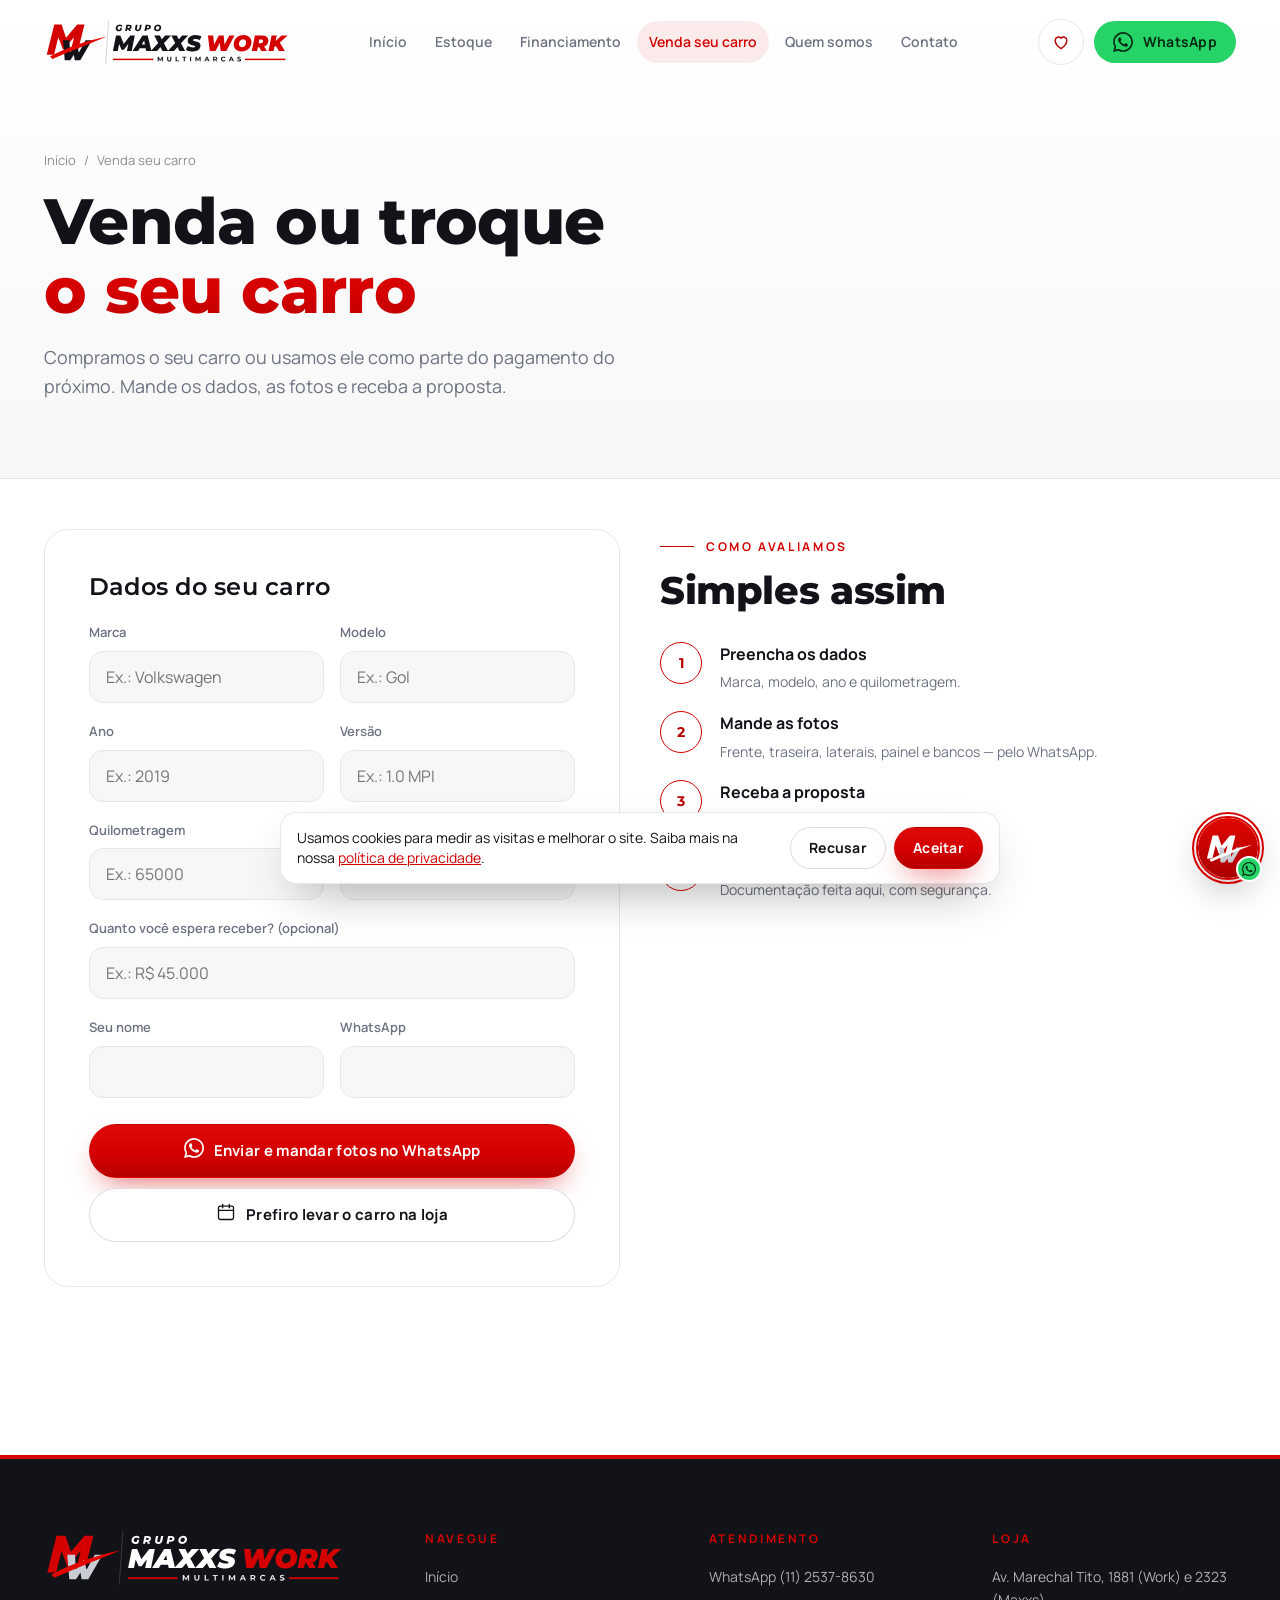
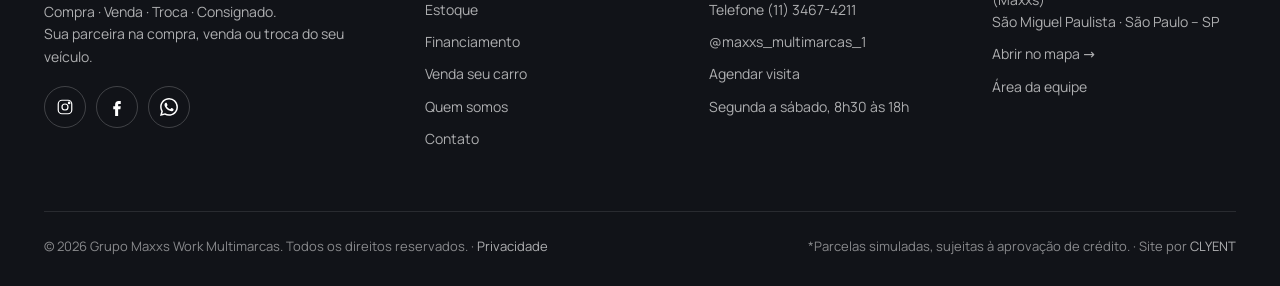
<file: venda-seu-carro.html>
<!doctype html>
<html lang="pt-BR">
<head>
  <meta charset="utf-8">
  <meta name="robots" content="noindex">
<meta name="referrer" content="no-referrer">
  <meta name="viewport" content="width=device-width, initial-scale=1, viewport-fit=cover">
  <title>Venda ou troque seu carro · Maxxs Work Multimarcas</title>
  <meta name="description" content="Avaliação rápida do seu carro usado. Venda ou use na troca na Maxxs Work Multimarcas.">
  <meta name="theme-color" content="#111318">
  <link rel="canonical" href="https://grupomaxxsworkmultimarcas.com.br/venda-seu-carro.html">
  <meta property="og:type" content="website">
  <meta property="og:locale" content="pt_BR">
  <meta property="og:site_name" content="Maxxs Work Multimarcas">
  <meta property="og:title" content="Venda ou troque seu carro · Maxxs Work Multimarcas">
  <meta property="og:description" content="Avaliação rápida do seu carro usado. Venda ou use na troca na Maxxs Work Multimarcas.">
  <meta property="og:image" content="https://grupomaxxsworkmultimarcas.com.br/assets/img/og.jpg">
  <meta property="og:url" content="https://grupomaxxsworkmultimarcas.com.br/venda-seu-carro.html">
  <meta name="twitter:card" content="summary_large_image">
  <link rel="icon" href="assets/img/favicon.png">
  <link rel="apple-touch-icon" href="assets/img/apple-touch-icon.png">
  <link rel="preload" href="assets/fonts/montserrat-latin-800-normal.woff2" as="font" type="font/woff2" crossorigin>
  <link rel="stylesheet" href="assets/css/site.css?v=7">
</head>
<body data-page="venda">
<main>
  <section class="page-hero">
    <div class="container">
      <nav class="crumbs" aria-label="Você está em"><a href="index.html">Início</a> / <span>Venda seu carro</span></nav>
      <h1 class="reveal">Venda ou troque<br><span class="gold-text">o seu carro</span></h1>
      <p class="lead reveal">Compramos o seu carro ou usamos ele como parte do pagamento do próximo. Mande os dados, as fotos e receba a proposta.</p>
    </div>
  </section>
  <section class="section" style="padding-top:50px">
    <div class="container two-col">
      <form class="card-form reveal" id="venda-form">
        <h3 style="margin-bottom:22px">Dados do seu carro</h3>
        <div class="form-grid">
          <div class="field"><label for="v1">Marca</label><input class="input" id="v1" name="marca" required placeholder="Ex.: Volkswagen"></div>
          <div class="field"><label for="v2">Modelo</label><input class="input" id="v2" name="modelo" required placeholder="Ex.: Gol"></div>
          <div class="field"><label for="v3">Ano</label><input class="input" id="v3" name="ano" required inputmode="numeric" placeholder="Ex.: 2019"></div>
          <div class="field"><label for="v4">Versão</label><input class="input" id="v4" name="versao" placeholder="Ex.: 1.0 MPI"></div>
          <div class="field"><label for="v5">Quilometragem</label><input class="input" id="v5" name="km" required inputmode="numeric" placeholder="Ex.: 65000"></div>
          <div class="field"><label for="v6">Estado geral</label><select class="select" id="v6" name="estado"><option>Ótimo</option><option>Bom</option><option>Precisa de reparos</option></select></div>
          <div class="field full"><label for="v7">Quanto você espera receber? (opcional)</label><input class="input" id="v7" name="valor" placeholder="Ex.: R$ 45.000"></div>
          <div class="field"><label for="v8">Seu nome</label><input class="input" id="v8" name="nome" required autocomplete="name"></div>
          <div class="field"><label for="v9">WhatsApp</label><input class="input" id="v9" name="tel" required inputmode="tel" autocomplete="tel"></div>
        </div>
        <button class="btn btn-gold btn-block" type="submit" style="margin-top:8px"><span data-icon="wa"></span>Enviar e mandar fotos no WhatsApp</button>
        <a class="btn btn-ghost btn-block" href="#" id="venda-agendar" style="margin-top:10px"><span data-icon="cal"></span>Prefiro levar o carro na loja</a>
      </form>
      <div class="reveal" style="--d:.1s">
        <span class="eyebrow">Como avaliamos</span>
        <h2 style="margin-top:14px;font-size:clamp(26px,3vw,40px)">Simples assim</h2>
        <div class="steps">
          <div class="step"><span class="n">1</span><div><b>Preencha os dados</b><span>Marca, modelo, ano e quilometragem.</span></div></div>
          <div class="step"><span class="n">2</span><div><b>Mande as fotos</b><span>Frente, traseira, laterais, painel e bancos — pelo WhatsApp.</span></div></div>
          <div class="step"><span class="n">3</span><div><b>Receba a proposta</b><span>Venda ou valor para usar na troca.</span></div></div>
          <div class="step"><span class="n">4</span><div><b>Feche na loja</b><span>Documentação feita aqui, com segurança.</span></div></div>
        </div>
      </div>
    </div>
  </section>
</main>
<script src="assets/js/store.js?v=3"></script>
<script src="assets/js/site.js?v=3"></script>
</body>
</html>
</file>
<file: assets/css/site.css>
/* =====================================================================
   SITE DA LOJA — tema claro (Maxxs Work: branco, grafite e vermelho racing)
   As cores da marca ficam todas no :root abaixo. Para outra loja,
   troque só esses valores (e a logo em assets/img).
   ===================================================================== */
@font-face { font-family: 'Montserrat'; src: url('../fonts/montserrat-latin-600-normal.woff2') format('woff2'); font-weight: 600; font-style: normal; font-display: swap; }
@font-face { font-family: 'Montserrat'; src: url('../fonts/montserrat-latin-700-normal.woff2') format('woff2'); font-weight: 700; font-style: normal; font-display: swap; }
@font-face { font-family: 'Montserrat'; src: url('../fonts/montserrat-latin-800-normal.woff2') format('woff2'); font-weight: 800; font-style: normal; font-display: swap; }
@font-face { font-family: 'Montserrat'; src: url('../fonts/montserrat-latin-800-italic.woff2') format('woff2'); font-weight: 800; font-style: italic; font-display: swap; }
@font-face { font-family: 'Montserrat'; src: url('../fonts/montserrat-latin-900-italic.woff2') format('woff2'); font-weight: 900; font-style: italic; font-display: swap; }
@font-face { font-family: 'Saira'; src: url('../fonts/saira-latin-600-normal.woff2') format('woff2'); font-weight: 600; font-display: swap; }
@font-face { font-family: 'Saira'; src: url('../fonts/saira-latin-700-normal.woff2') format('woff2'); font-weight: 700; font-display: swap; }
@font-face { font-family: 'Saira'; src: url('../fonts/saira-latin-800-normal.woff2') format('woff2'); font-weight: 800; font-display: swap; }
@font-face { font-family: 'Saira'; src: url('../fonts/saira-latin-800-italic.woff2') format('woff2'); font-weight: 800; font-style: italic; font-display: swap; }
@font-face { font-family: 'Manrope'; src: url('../fonts/manrope-latin-400-normal.woff2') format('woff2'); font-weight: 400; font-display: swap; }
@font-face { font-family: 'Manrope'; src: url('../fonts/manrope-latin-500-normal.woff2') format('woff2'); font-weight: 500; font-display: swap; }
@font-face { font-family: 'Manrope'; src: url('../fonts/manrope-latin-600-normal.woff2') format('woff2'); font-weight: 600; font-display: swap; }
@font-face { font-family: 'Manrope'; src: url('../fonts/manrope-latin-700-normal.woff2') format('woff2'); font-weight: 700; font-display: swap; }
@font-face { font-family: 'Manrope'; src: url('../fonts/manrope-latin-800-normal.woff2') format('woff2'); font-weight: 800; font-display: swap; }

:root {
  /* ===== MARCA ===== */
  /* ===== TOKENS DA MARCA · Grupo Maxxs Work (vermelho racing + grafite + branco) =====
     As variáveis ainda se chamam --gold por herança da base: são a COR DE DESTAQUE. */
  --brand: #D40000;              /* vermelho racing: ações e destaques */
  --brand-vivid: #E10600;        /* vermelho vibrante: detalhes pequenos */
  --brand-deep: #A80000;         /* vermelho profundo: hover e profundidade */
  --graphite: #111318;
  --black: #0B0B0B;
  --ice: #F7F7F8;
  --border: #E5E7EB;
  --text-2: #6B7280;
  --acc: 212, 0, 0;              /* vermelho em RGB (usado com transparência) */
  --gold: var(--brand);
  --gold-hi: #B80000;            /* destaque para textos sobre branco (contraste AA) */
  --gold-lo: var(--brand-deep);
  --gold-grad: linear-gradient(180deg, #DE0A0A 0%, #D40000 55%, #B80000 100%);
  --gold-grad-x: linear-gradient(90deg, #A80000 0%, #E10600 50%, #A80000 100%);
  --on-accent: #FFFFFF;
  --ink: 17, 19, 24;
  --glass: 255, 255, 255;
  --dark: var(--graphite);
  /* ===== BASE ===== */
  --bg: #FFFFFF;
  --bg-2: #F7F7F8;
  --surface: #FFFFFF;
  --surface-2: #F1F2F4;
  --line: #E5E7EB;              /* bordas neutras: o vermelho fica para ações e destaques */
  --line-2: #E5E7EB;
  --yellow: #F5C400;
  --text: #111318;
  --muted: #6B7280;
  --muted-2: #8A8D94;
  --green: #25D366;
  --danger: #D92D20;
  --radius: 18px;
  --radius-sm: 12px;
  --shadow: 0 30px 70px -36px rgba(20, 20, 22, .38);
  --ease: cubic-bezier(.2, .7, .1, 1);
  --container: 1240px;
  --serif: 'Montserrat', 'Arial', sans-serif;
  --sans: 'Manrope', system-ui, -apple-system, 'Segoe UI', sans-serif;
  color-scheme: light;
}

*, *::before, *::after { box-sizing: border-box; }
html { scroll-behavior: smooth; -webkit-text-size-adjust: 100%; }
body {
  margin: 0; background: var(--bg); color: var(--text); font-family: var(--sans); font-size: 16px; line-height: 1.6;
  -webkit-font-smoothing: antialiased; overflow-x: hidden;
}
/* textura fosca sutil */
body::before {
  content: ''; position: fixed; inset: 0; pointer-events: none; z-index: 0; opacity: 0;
  background-image: url("data:image/svg+xml;utf8,<svg xmlns='http://www.w3.org/2000/svg' width='160' height='160'><filter id='n'><feTurbulence type='fractalNoise' baseFrequency='.9' numOctaves='2' stitchTiles='stitch'/></filter><rect width='100%' height='100%' filter='url(%23n)'/></svg>");
}
main, header, footer, section { position: relative; z-index: 1; }
img { max-width: 100%; display: block; }
a { color: inherit; text-decoration: none; }
button, input, select, textarea { font: inherit; color: inherit; }
::selection { background: var(--gold); color: #fff; }

.container { width: 100%; max-width: var(--container); margin: 0 auto; padding: 0 24px; }
@media (max-width: 640px) { .container { padding: 0 16px; } }

/* ---------- tipografia ---------- */
.eyebrow { display: inline-flex; align-items: center; gap: 12px; font-size: 12px; font-weight: 700; letter-spacing: .28em; text-transform: uppercase; color: var(--gold); }
.eyebrow::before { content: ''; width: 34px; height: 1px; background: var(--gold-grad-x); }
h1, h2, h3, .serif { font-family: var(--serif); font-weight: 600; letter-spacing: .01em; line-height: 1.08; margin: 0; }
h1 { font-size: clamp(40px, 6.4vw, 84px); }
h2 { font-size: clamp(30px, 4.2vw, 52px); }
h3 { font-size: clamp(20px, 2vw, 24px); }
.gold-text { background: var(--gold-grad); -webkit-background-clip: text; background-clip: text; color: transparent; }
.lead { font-size: clamp(16px, 1.4vw, 19px); color: var(--muted); max-width: 620px; }
.section { padding: clamp(72px, 10vw, 130px) 0; }
.section-head { display: flex; align-items: end; justify-content: space-between; gap: 24px; margin-bottom: 44px; flex-wrap: wrap; }
.section-head h2 { margin-top: 14px; }
.divider { height: 1px; background: linear-gradient(90deg, transparent, var(--line), transparent); }

/* ---------- botões ---------- */
.btn {
  --h: 54px; display: inline-flex; align-items: center; justify-content: center; gap: 10px; height: var(--h); padding: 0 26px;
  border-radius: 999px; border: 1px solid transparent; font-weight: 700; font-size: 15px; letter-spacing: .02em; cursor: pointer;
  transition: transform .35s var(--ease), box-shadow .35s var(--ease), background .3s, color .3s, border-color .3s; white-space: nowrap; position: relative; overflow: hidden;
}
.btn svg { width: 20px; height: 20px; flex: none; }
.btn-gold { background: var(--gold-grad); color: var(--on-accent); box-shadow: 0 10px 30px -10px rgba(var(--acc), .6); }
.btn-gold::after { content: ''; position: absolute; top: 0; left: -120%; width: 60%; height: 100%; background: linear-gradient(110deg, transparent, rgba(255, 255, 255, .55), transparent); transition: left .8s var(--ease); }
.btn-gold:hover::after { left: 130%; }
.btn-gold:hover { transform: translateY(-2px); box-shadow: 0 18px 40px -12px rgba(var(--acc), .7); }
.btn-ghost { border-color: var(--line); color: var(--text); background: rgba(var(--ink), .02); }
.btn-ghost:hover { border-color: var(--gold); color: var(--gold-hi); transform: translateY(-2px); }
.btn-wa { background: var(--green); color: #062B14; }
.btn-wa:hover { transform: translateY(-2px); box-shadow: 0 16px 36px -14px rgba(37, 211, 102, .7); }
.btn-sm { --h: 42px; padding: 0 18px; font-size: 14px; }
.btn-block { width: 100%; }

/* ---------- header ---------- */
.site-header { position: fixed; inset: 0 0 auto 0; z-index: 50; transition: background .4s, border-color .4s, backdrop-filter .4s; border-bottom: 1px solid transparent; }
.site-header.scrolled { background: rgba(var(--glass), .82); backdrop-filter: blur(16px) saturate(140%); -webkit-backdrop-filter: blur(16px) saturate(140%); border-color: var(--line); }
.nav { height: 84px; display: flex; align-items: center; justify-content: space-between; gap: 24px; transition: height .4s; }
.scrolled .nav { height: 70px; }
.brand { display: flex; align-items: center; }
.brand img { height: 52px; width: auto; transition: height .4s; }
.scrolled .brand img { height: 44px; }
.nav-links { display: flex; align-items: center; gap: 4px; }
.nav-links a { padding: 10px 14px; border-radius: 999px; font-size: 14px; font-weight: 600; color: var(--muted); transition: color .25s, background .25s; }
.nav-links a:hover, .nav-links a.active { color: var(--text); }
.nav-links a.active { background: rgba(var(--acc), .1); color: var(--gold-hi); }
.nav-cta { display: flex; align-items: center; gap: 10px; }
.burger { display: none; width: 46px; height: 46px; border-radius: 50%; border: 1px solid var(--line); background: transparent; cursor: pointer; align-items: center; justify-content: center; }
.burger span, .burger span::before, .burger span::after { display: block; width: 18px; height: 1.5px; background: var(--gold-hi); position: relative; transition: transform .3s, background .3s; }
.burger span::before, .burger span::after { content: ''; position: absolute; left: 0; }
.burger span::before { top: -6px; } .burger span::after { top: 6px; }
.menu-open .burger span { background: transparent; }
.menu-open .burger span::before { transform: translateY(6px) rotate(45deg); }
.menu-open .burger span::after { transform: translateY(-6px) rotate(-45deg); }
.mobile-menu { position: fixed; inset: 0; z-index: 49; background: rgba(var(--glass), .97); backdrop-filter: blur(10px); display: flex; flex-direction: column; justify-content: center; padding: 100px 28px 40px; gap: 6px; opacity: 0; pointer-events: none; transition: opacity .4s var(--ease); }
.menu-open .mobile-menu { opacity: 1; pointer-events: auto; }
.mobile-menu a.m-link { font-family: var(--serif); font-size: 30px; padding: 10px 0; border-bottom: 1px solid var(--line-2); transform: translateY(14px); opacity: 0; transition: transform .5s var(--ease), opacity .5s; }
.menu-open .mobile-menu a.m-link { transform: none; opacity: 1; }
.mobile-menu .btn { margin-top: 24px; }
@media (max-width: 1080px) { .nav-links { display: none; } .burger { display: inline-flex; } .nav-cta .btn-ghost { display: none; } }
@media (max-width: 520px) { .nav-cta .btn-wa span { display: none; } .nav-cta .btn-wa { width: 46px; padding: 0; --h: 46px; } .brand img { height: 44px; } }

/* ---------- hero ---------- */
.hero { min-height: 100svh; display: flex; align-items: center; padding: 120px 0 70px; overflow: hidden; }
.hero-bg { position: absolute; inset: 0; z-index: 0; overflow: hidden; }
.hero-bg video, .hero-bg .hero-img { position: absolute; inset: 0; width: 100%; height: 100%; object-fit: cover; opacity: .18; filter: grayscale(.3); }
.hero-bg::before { content: ''; position: absolute; inset: 0; background: radial-gradient(60% 70% at 78% 40%, rgba(var(--acc), .16), transparent 60%), radial-gradient(50% 60% at 10% 90%, rgba(var(--acc), .07), transparent 60%); z-index: 1; }
.hero-bg::after { content: ''; position: absolute; inset: 0; background: linear-gradient(180deg, rgba(var(--glass), .3), var(--bg) 96%); z-index: 1; }
.hero-grid { position: relative; z-index: 2; display: grid; grid-template-columns: 1.1fr .9fr; gap: 56px; align-items: center; }
.hero h1 { margin: 22px 0 22px; }
.hero h1 em { font-style: normal; display: inline-block; }
.hero-actions { display: flex; flex-wrap: wrap; gap: 14px; margin-top: 34px; }
.hero-badges { display: flex; flex-wrap: wrap; gap: 22px; margin-top: 40px; color: var(--muted); font-size: 14px; }
.hero-badges span { display: inline-flex; align-items: center; gap: 8px; }
.hero-badges svg { width: 18px; height: 18px; color: var(--gold); }
.portrait { position: relative; justify-self: center; width: min(440px, 100%); }
.portrait-frame { position: relative; aspect-ratio: 4/5.2; border-radius: 240px 240px 26px 26px; overflow: hidden; border: 1px solid rgba(var(--acc), .35); box-shadow: var(--shadow), 0 0 0 10px rgba(var(--acc), .04); }
.portrait-frame img { width: 100%; height: 100%; object-fit: cover; object-position: center 20%; animation: kenburns 18s ease-in-out infinite alternate; }
.portrait-frame::after { content: ''; position: absolute; inset: 0; background: linear-gradient(180deg, transparent 55%, rgba(var(--glass), .85)); }
.portrait-ring { position: absolute; inset: -18px; border-radius: 260px 260px 34px 34px; border: 1px solid var(--line); pointer-events: none; }
.portrait-caption { position: absolute; left: 0; right: 0; bottom: 24px; text-align: center; z-index: 2; }
.portrait-caption strong { font-family: var(--serif); font-size: 26px; display: block; }
.portrait-caption span { font-size: 12px; letter-spacing: .24em; text-transform: uppercase; color: var(--gold); }
.float-chip { position: absolute; z-index: 3; display: flex; align-items: center; gap: 12px; padding: 12px 16px; border-radius: 16px; background: rgba(var(--glass), .82); border: 1px solid var(--line); backdrop-filter: blur(12px); box-shadow: var(--shadow); font-size: 13px; animation: floaty 6s ease-in-out infinite; }
.float-chip b { display: block; font-size: 15px; color: var(--text); }
.float-chip small { color: var(--muted); }
.float-chip .ic { width: 38px; height: 38px; border-radius: 12px; display: grid; place-items: center; background: rgba(var(--acc), .14); color: var(--gold-hi); flex: none; }
.float-chip .ic svg { width: 20px; height: 20px; }
.chip-a { top: 14%; left: -56px; }
.chip-b { bottom: 22%; right: -40px; animation-delay: -3s; }
@keyframes kenburns { from { transform: scale(1.02); } to { transform: scale(1.12) translateY(-2%); } }
@keyframes floaty { 0%, 100% { transform: translateY(0); } 50% { transform: translateY(-10px); } }
.quick-search { margin-top: 38px; display: grid; grid-template-columns: 1fr 1fr auto; gap: 10px; padding: 10px; border-radius: 22px; background: rgba(var(--glass), .7); border: 1px solid var(--line); backdrop-filter: blur(10px); max-width: 620px; }
.quick-search select { height: 52px; border-radius: 14px; border: 1px solid var(--line-2); background: var(--bg-2); padding: 0 14px; appearance: none; cursor: pointer; background-image: url("data:image/svg+xml;utf8,<svg xmlns='http://www.w3.org/2000/svg' width='12' height='8' viewBox='0 0 12 8'><path d='M1 1l5 5 5-5' stroke='%23E3201B' stroke-width='1.6' fill='none'/></svg>"); background-repeat: no-repeat; background-position: right 14px center; }
.quick-search .btn { --h: 52px; border-radius: 14px; }
@media (max-width: 980px) {
  .hero-grid { grid-template-columns: 1fr; gap: 48px; }
  .portrait { width: min(360px, 86%); }
  .chip-a { left: -24px; } .chip-b { right: -18px; }
}
@media (max-width: 560px) { .quick-search { grid-template-columns: 1fr 1fr; } .quick-search .btn { grid-column: 1 / -1; } .chip-a { left: -10px; top: 6%; } .chip-b { right: -8px; } .float-chip { padding: 10px 12px; } }

/* ---------- marquee ---------- */
.marquee { border-block: 1px solid var(--line); overflow: hidden; padding: 22px 0; background: var(--bg-2); }
.marquee-track { display: flex; gap: 64px; width: max-content; animation: marquee 38s linear infinite; }
.marquee-track span { font-family: var(--serif); font-size: 20px; letter-spacing: .2em; color: var(--muted-2); white-space: nowrap; display: inline-flex; align-items: center; gap: 64px; }
.marquee-track span::after { content: '✦'; color: var(--gold); font-size: 12px; }
@keyframes marquee { to { transform: translateX(-50%); } }

/* ---------- cards de carro ---------- */
.car-grid { display: grid; grid-template-columns: repeat(auto-fill, minmax(300px, 1fr)); gap: 22px; }
.car-card { position: relative; display: flex; flex-direction: column; border-radius: var(--radius); background: var(--surface); border: 1px solid var(--line-2); overflow: hidden; transition: transform .5s var(--ease), border-color .4s, box-shadow .5s var(--ease); cursor: pointer; }
.car-card:hover { transform: translateY(-6px); border-color: rgba(var(--acc), .45); box-shadow: 0 30px 60px -30px rgba(0, 0, 0, .9), 0 0 0 1px rgba(var(--acc), .15); }
.car-media { position: relative; aspect-ratio: 4/3; overflow: hidden; background: var(--surface-2); }
.car-media img { width: 100%; height: 100%; object-fit: cover; transition: transform 1.2s var(--ease); }
.car-card:hover .car-media img { transform: scale(1.07); }
.car-media::after { content: ''; position: absolute; inset: auto 0 0 0; height: 45%; background: linear-gradient(180deg, transparent, rgba(0, 0, 0, .55)); }
.tag { position: absolute; z-index: 2; top: 14px; left: 14px; padding: 6px 12px; border-radius: 999px; font-size: 11px; font-weight: 800; letter-spacing: .12em; text-transform: uppercase; background: rgba(var(--glass), .75); border: 1px solid var(--line); color: var(--gold-hi); backdrop-filter: blur(6px); }
.tag.res { background: var(--yellow); color: #111; border-color: transparent; }
.tag-year { left: auto; right: 14px; font-family: var(--serif); letter-spacing: .06em; font-size: 13px; }
.car-body { padding: 20px 20px 18px; display: flex; flex-direction: column; gap: 14px; flex: 1; }
.car-title { font-family: var(--serif); font-size: 21px; line-height: 1.15; }
.car-title small { display: block; font-family: var(--sans); font-size: 13px; color: var(--muted); margin-top: 6px; letter-spacing: 0; }
.car-specs { display: flex; flex-wrap: wrap; gap: 8px; }
.car-specs span { font-size: 12px; padding: 5px 10px; border-radius: 8px; background: var(--surface-2); color: var(--muted); }
.car-foot { display: flex; align-items: end; justify-content: space-between; gap: 10px; margin-top: auto; padding-top: 14px; border-top: 1px solid var(--line-2); }
.car-price small { display: block; font-size: 11px; color: var(--muted-2); text-transform: uppercase; letter-spacing: .14em; }
.car-price b { font-size: 24px; font-weight: 800; letter-spacing: -.01em; }
.car-price em { display: block; font-style: normal; font-size: 12px; color: var(--gold); }
.wa-mini { width: 46px; height: 46px; flex: none; border-radius: 50%; display: grid; place-items: center; background: rgba(37, 211, 102, .12); color: var(--green); border: 1px solid rgba(37, 211, 102, .3); transition: background .3s, color .3s, transform .3s; }
.wa-mini:hover { background: var(--green); color: #062B14; transform: scale(1.06); }
.wa-mini svg { width: 22px; height: 22px; }

/* ---------- pilares ---------- */
.pillars { display: grid; grid-template-columns: repeat(4, 1fr); gap: 18px; }
.pillar { padding: 30px 26px; border-radius: var(--radius); background: linear-gradient(180deg, var(--surface), var(--bg-2)); border: 1px solid var(--line-2); transition: border-color .4s, transform .5s var(--ease); }
.pillar:hover { border-color: var(--line); transform: translateY(-4px); }
.pillar .ic { width: 54px; height: 54px; border-radius: 16px; display: grid; place-items: center; background: rgba(var(--acc), .1); color: var(--gold-hi); margin-bottom: 22px; border: 1px solid var(--line); }
.pillar .ic svg { width: 26px; height: 26px; }
.pillar h3 { font-size: 20px; margin-bottom: 10px; }
.pillar p { color: var(--muted); margin: 0; font-size: 15px; }
@media (max-width: 980px) { .pillars { grid-template-columns: 1fr 1fr; } }
@media (max-width: 560px) { .pillars { grid-template-columns: 1fr; } }

/* ---------- loja ---------- */
.about { display: grid; grid-template-columns: .9fr 1.1fr; gap: 70px; align-items: center; }
.about-media { position: relative; }
.about-media .main { border-radius: 26px; overflow: hidden; aspect-ratio: 4/5; border: 1px solid var(--line); }
.about-media .main img { width: 100%; height: 100%; object-fit: cover; object-position: center 18%; }
.about-media .sub { position: absolute; right: -34px; bottom: -34px; width: 46%; aspect-ratio: 3/4; border-radius: 20px; overflow: hidden; border: 6px solid var(--bg); box-shadow: var(--shadow); }
.about-media .sub img { width: 100%; height: 100%; object-fit: cover; }
.quote { margin: 30px 0; padding: 26px 28px; border-left: 2px solid var(--gold); background: linear-gradient(90deg, rgba(var(--acc), .08), transparent); border-radius: 0 16px 16px 0; font-family: var(--serif); font-size: clamp(20px, 2.2vw, 26px); line-height: 1.35; }
.quote small { display: block; font-family: var(--sans); font-size: 13px; color: var(--gold); margin-top: 12px; letter-spacing: .14em; text-transform: uppercase; }
.values { display: grid; grid-template-columns: repeat(2, 1fr); gap: 14px; margin-top: 28px; }
.values div { display: flex; gap: 14px; align-items: flex-start; padding: 16px; border-radius: 14px; background: var(--surface); border: 1px solid var(--line-2); }
.values svg { width: 22px; height: 22px; color: var(--gold); flex: none; margin-top: 2px; }
.values b { display: block; font-size: 15px; }
.values span { font-size: 13px; color: var(--muted); }
@media (max-width: 980px) { .about { grid-template-columns: 1fr; gap: 60px; } .about-media { max-width: 520px; } .about-media .sub { right: -10px; bottom: -26px; } }
@media (max-width: 560px) { .values { grid-template-columns: 1fr; } }

/* ---------- entregas ---------- */
.mosaic { display: grid; grid-template-columns: 1.4fr 1fr 1fr; grid-template-rows: 280px 280px; gap: 16px; }
.mosaic figure { margin: 0; position: relative; border-radius: var(--radius); overflow: hidden; border: 1px solid var(--line-2); }
.mosaic figure:first-child { grid-row: span 2; }
.mosaic img { width: 100%; height: 100%; object-fit: cover; transition: transform 1.4s var(--ease); }
.mosaic figure:hover img { transform: scale(1.06); }
.mosaic figcaption { position: absolute; left: 16px; bottom: 14px; z-index: 2; font-size: 13px; font-weight: 700; letter-spacing: .08em; }
.mosaic figure::after { content: ''; position: absolute; inset: 0; background: linear-gradient(180deg, transparent 60%, rgba(0, 0, 0, .7)); }
@media (max-width: 860px) { .mosaic { grid-template-columns: 1fr 1fr; grid-template-rows: 300px 200px 200px; } .mosaic figure:first-child { grid-column: span 2; grid-row: auto; } }
.big-word { font-family: var(--serif); font-size: clamp(44px, 11vw, 170px); line-height: .95; text-align: center; letter-spacing: .02em; opacity: .9; padding: 0 16px; }

/* ---------- simulador ---------- */
.sim { display: grid; grid-template-columns: 1fr 1fr; gap: 0; border-radius: 28px; overflow: hidden; border: 1px solid var(--line); background: var(--surface); }
.sim-left { padding: clamp(28px, 5vw, 56px); }
.sim-right { padding: clamp(28px, 5vw, 56px); background: radial-gradient(80% 80% at 70% 20%, rgba(var(--acc), .18), transparent 70%), var(--bg-2); display: flex; flex-direction: column; justify-content: center; border-left: 1px solid var(--line); }
.field { display: flex; flex-direction: column; gap: 8px; margin-bottom: 18px; }
.field label { font-size: 13px; font-weight: 600; color: var(--muted); }
.field label b { color: var(--text); float: right; font-weight: 700; }
.input, .select, .textarea { width: 100%; height: 52px; padding: 0 16px; border-radius: 14px; background: var(--bg-2); border: 1px solid var(--line-2); outline: none; transition: border-color .25s, box-shadow .25s; }
.textarea { height: auto; min-height: 110px; padding: 14px 16px; resize: vertical; }
.select { appearance: none; background-image: url("data:image/svg+xml;utf8,<svg xmlns='http://www.w3.org/2000/svg' width='12' height='8' viewBox='0 0 12 8'><path d='M1 1l5 5 5-5' stroke='%23E3201B' stroke-width='1.6' fill='none'/></svg>"); background-repeat: no-repeat; background-position: right 16px center; padding-right: 40px; cursor: pointer; }
.input:focus, .select:focus, .textarea:focus { border-color: var(--gold); box-shadow: 0 0 0 4px rgba(var(--acc), .12); }
input[type=range] { -webkit-appearance: none; appearance: none; width: 100%; height: 6px; border-radius: 6px; background: linear-gradient(90deg, var(--gold) var(--p, 50%), var(--surface-2) var(--p, 50%)); outline: none; }
input[type=range]::-webkit-slider-thumb { -webkit-appearance: none; width: 22px; height: 22px; border-radius: 50%; background: var(--gold-hi); border: 4px solid #fff; cursor: pointer; box-shadow: 0 0 0 1px var(--gold); }
input[type=range]::-moz-range-thumb { width: 18px; height: 18px; border-radius: 50%; background: var(--gold-hi); border: 4px solid #fff; cursor: pointer; }
.seg { display: flex; gap: 8px; flex-wrap: wrap; }
.seg button { flex: 1; min-width: 60px; height: 44px; border-radius: 12px; border: 1px solid var(--line-2); background: var(--bg-2); cursor: pointer; font-weight: 700; transition: all .25s; }
.seg button.on { border-color: var(--gold); background: rgba(var(--acc), .14); color: var(--gold-hi); }
.sim-result small { color: var(--muted); font-size: 13px; text-transform: uppercase; letter-spacing: .16em; }
.sim-result .big { font-family: var(--serif); font-size: clamp(44px, 6vw, 68px); line-height: 1; margin: 12px 0; }
.sim-result p { color: var(--muted); font-size: 13px; }
.form-grid { display: grid; grid-template-columns: 1fr 1fr; gap: 0 16px; }
.form-grid .full { grid-column: 1 / -1; }
@media (max-width: 860px) { .sim { grid-template-columns: 1fr; } .sim-right { border-left: 0; border-top: 1px solid var(--line); } }
@media (max-width: 560px) { .form-grid { grid-template-columns: 1fr; } }

/* ---------- CTA faixa ---------- */
.band { border-radius: 28px; padding: clamp(32px, 6vw, 64px); display: grid; grid-template-columns: 1.3fr auto; gap: 30px; align-items: center; background: linear-gradient(120deg, rgba(var(--acc), .16), rgba(var(--acc), .02) 60%), var(--surface); border: 1px solid var(--line); overflow: hidden; position: relative; }
.band::after { content: ''; position: absolute; right: -60px; top: -60px; width: 280px; height: 280px; border-radius: 50%; border: 1px solid var(--line); }
@media (max-width: 760px) { .band { grid-template-columns: 1fr; } }

/* ---------- loja ---------- */
.store { display: grid; grid-template-columns: 1.1fr .9fr; gap: 22px; }
.store-photo { border-radius: var(--radius); overflow: hidden; border: 1px solid var(--line-2); min-height: 380px; }
.store-photo img { width: 100%; height: 100%; object-fit: cover; }
.store-info { padding: 34px; border-radius: var(--radius); background: var(--surface); border: 1px solid var(--line-2); display: flex; flex-direction: column; gap: 20px; }
.info-row { display: flex; gap: 14px; align-items: flex-start; }
.info-row .ic { width: 44px; height: 44px; flex: none; border-radius: 12px; background: rgba(var(--acc), .1); color: var(--gold-hi); display: grid; place-items: center; }
.info-row .ic svg { width: 20px; height: 20px; }
.info-row small { display: block; color: var(--muted-2); font-size: 12px; text-transform: uppercase; letter-spacing: .14em; }
.info-row b { font-weight: 600; }
.map { border-radius: var(--radius); overflow: hidden; border: 1px solid var(--line-2); height: 320px; margin-top: 22px; filter: grayscale(.6) invert(.92) hue-rotate(180deg) contrast(.9); }
.map iframe { width: 100%; height: 100%; border: 0; }
@media (max-width: 900px) { .store { grid-template-columns: 1fr; } }

/* ---------- footer ---------- */
.site-footer { border-top: 1px solid var(--line); padding: 70px 0 30px; background: var(--bg-2); margin-top: 40px; }
.foot-grid { display: grid; grid-template-columns: 1.4fr 1fr 1fr 1fr; gap: 40px; }
.foot-grid h4 { font-size: 12px; letter-spacing: .22em; text-transform: uppercase; color: var(--gold); margin: 0 0 18px; }
.foot-grid a, .foot-grid p { display: block; color: var(--muted); font-size: 14px; margin: 0 0 10px; transition: color .25s; }
.foot-grid a:hover { color: var(--gold-hi); }
.foot-brand img { height: 74px; width: auto; margin-bottom: 16px; }
.socials { display: flex; gap: 10px; margin-top: 18px; }
.socials a { width: 42px; height: 42px; border-radius: 50%; border: 1px solid var(--line); display: grid; place-items: center; color: var(--gold-hi); margin: 0; }
.socials a:hover { background: var(--gold); color: #fff; }
.socials svg { width: 18px; height: 18px; }
.foot-bottom { margin-top: 50px; padding-top: 24px; border-top: 1px solid var(--line-2); display: flex; justify-content: space-between; gap: 16px; flex-wrap: wrap; font-size: 13px; color: var(--muted-2); }
.foot-bottom a { color: var(--muted); }
.foot-bottom a:hover { color: var(--gold); }
@media (max-width: 900px) { .foot-grid { grid-template-columns: 1fr 1fr; } .foot-brand { grid-column: 1 / -1; } }

/* ---------- WhatsApp flutuante ---------- */
.wa-float { position: fixed; right: 22px; bottom: 22px; z-index: 40; width: 62px; height: 62px; border-radius: 50%; background: var(--green); color: #062B14; display: grid; place-items: center; box-shadow: 0 14px 40px -10px rgba(37, 211, 102, .6); transition: transform .3s var(--ease); }
.wa-float:hover { transform: scale(1.08); }
.wa-float svg { width: 30px; height: 30px; }
.wa-float::before { content: ''; position: absolute; inset: 0; border-radius: 50%; border: 2px solid var(--green); animation: pulse 2.4s infinite; }
@keyframes pulse { 0% { transform: scale(1); opacity: .8; } 100% { transform: scale(1.6); opacity: 0; } }

/* ---------- page hero (páginas internas) ---------- */
.page-hero { padding: 150px 0 60px; border-bottom: 1px solid var(--line); background: radial-gradient(60% 120% at 80% 0%, rgba(var(--acc), .12), transparent 60%); }
.page-hero h1 { font-size: clamp(36px, 5vw, 64px); margin: 16px 0 14px; }
.crumbs { font-size: 13px; color: var(--muted-2); display: flex; gap: 8px; flex-wrap: wrap; }
.crumbs a:hover { color: var(--gold); }

/* ---------- estoque ---------- */
.stock-layout { display: grid; grid-template-columns: 290px 1fr; gap: 30px; align-items: start; }
.filters { position: sticky; top: 96px; padding: 24px; border-radius: var(--radius); background: var(--surface); border: 1px solid var(--line-2); }
.filters h4 { margin: 0 0 18px; font-size: 13px; letter-spacing: .2em; text-transform: uppercase; color: var(--gold); display: flex; justify-content: space-between; align-items: center; }
.filters h4 button { background: none; border: 0; color: var(--muted); font-size: 12px; letter-spacing: 0; text-transform: none; cursor: pointer; }
.filters .field { margin-bottom: 16px; }
.chips { display: flex; flex-wrap: wrap; gap: 6px; }
.chips button { padding: 7px 12px; border-radius: 999px; border: 1px solid var(--line-2); background: transparent; font-size: 13px; cursor: pointer; color: var(--muted); transition: all .2s; }
.chips button.on { border-color: var(--gold); color: var(--gold-hi); background: rgba(var(--acc), .1); }
.toolbar { display: flex; align-items: center; justify-content: space-between; gap: 14px; margin-bottom: 22px; flex-wrap: wrap; }
.toolbar .search { position: relative; flex: 1; min-width: 220px; }
.toolbar .search svg { position: absolute; left: 16px; top: 50%; transform: translateY(-50%); width: 18px; height: 18px; color: var(--muted-2); }
.toolbar .search .input { padding-left: 46px; }
.toolbar .select { width: auto; min-width: 200px; }
.count { color: var(--muted); font-size: 14px; }
.btn-filters { display: none; }
.empty { text-align: center; padding: 80px 20px; border: 1px dashed var(--line); border-radius: var(--radius); color: var(--muted); }
.empty h3 { color: var(--text); margin-bottom: 8px; }
@media (max-width: 980px) {
  .stock-layout { grid-template-columns: 1fr; }
  .btn-filters { display: inline-flex; }
  .filters { position: fixed; inset: auto 0 0 0; top: auto; z-index: 60; max-height: 82vh; overflow: auto; border-radius: 24px 24px 0 0; transform: translateY(105%); transition: transform .45s var(--ease); }
  .filters.open { transform: none; box-shadow: 0 -30px 80px rgba(0, 0, 0, .8); }
  .toolbar .select { flex: 1; }
}
.scrim { position: fixed; inset: 0; background: rgba(0, 0, 0, .6); z-index: 55; opacity: 0; pointer-events: none; transition: opacity .3s; }
.scrim.on { opacity: 1; pointer-events: auto; }

/* ---------- página do carro ---------- */
.car-page { padding: 120px 0 40px; }
.car-layout { display: grid; grid-template-columns: 1.45fr 1fr; gap: 36px; align-items: start; margin-top: 24px; }
.gallery-main { position: relative; border-radius: 22px; overflow: hidden; aspect-ratio: 4/3; background: var(--surface-2); border: 1px solid var(--line-2); }
.gallery-main img { width: 100%; height: 100%; object-fit: cover; animation: fadein .6s var(--ease); }
@keyframes fadein { from { opacity: 0; transform: scale(1.02); } to { opacity: 1; transform: none; } }
.gallery-nav { position: absolute; top: 50%; transform: translateY(-50%); width: 46px; height: 46px; border-radius: 50%; background: rgba(var(--glass), .7); border: 1px solid var(--line); color: var(--gold-hi); display: grid; place-items: center; cursor: pointer; z-index: 2; }
.gallery-nav.prev { left: 14px; } .gallery-nav.next { right: 14px; }
.gallery-nav svg { width: 20px; height: 20px; }
.gallery-count { position: absolute; right: 14px; bottom: 14px; z-index: 2; font-size: 12px; padding: 6px 12px; border-radius: 999px; background: rgba(var(--glass), .75); border: 1px solid var(--line); }
.thumbs { display: grid; grid-template-columns: repeat(5, 1fr); gap: 10px; margin-top: 12px; }
.thumbs button { aspect-ratio: 4/3; border-radius: 12px; overflow: hidden; border: 1px solid var(--line-2); padding: 0; cursor: pointer; background: var(--surface); opacity: .65; transition: opacity .25s, border-color .25s; }
.thumbs button.on, .thumbs button:hover { opacity: 1; border-color: var(--gold); }
.thumbs img { width: 100%; height: 100%; object-fit: cover; }
.thumb-soon { display: grid; place-items: center; text-align: center; font-size: 10px; letter-spacing: .1em; text-transform: uppercase; color: var(--muted-2); border: 1px dashed var(--line) !important; cursor: default !important; opacity: 1 !important; padding: 6px !important; }
.thumb-soon svg { width: 20px; height: 20px; color: var(--gold-lo); margin: 0 auto 4px; display: block; }
.buy-box { position: sticky; top: 96px; padding: 30px; border-radius: 22px; background: var(--surface); border: 1px solid var(--line); box-shadow: var(--shadow); }
.buy-box h1 { font-size: clamp(30px, 3.4vw, 42px); }
.buy-box .ver { color: var(--muted); margin: 8px 0 22px; }
.price-big { font-size: clamp(36px, 4vw, 46px); font-weight: 800; letter-spacing: -.02em; line-height: 1; }
.price-sub { color: var(--gold); font-size: 14px; margin: 10px 0 22px; }
.spec-row { display: grid; grid-template-columns: repeat(4, 1fr); gap: 8px; margin-bottom: 24px; }
.spec-row div { padding: 12px 8px; border-radius: 12px; background: var(--bg-2); border: 1px solid var(--line-2); text-align: center; }
.spec-row small { display: block; font-size: 10px; text-transform: uppercase; letter-spacing: .14em; color: var(--muted-2); }
.spec-row b { font-size: 14px; }
.buy-actions { display: grid; gap: 10px; }
.trust { display: flex; gap: 12px; align-items: center; margin-top: 22px; padding-top: 22px; border-top: 1px solid var(--line-2); }
.trust img { width: 54px; height: 54px; border-radius: 50%; object-fit: cover; object-position: center 15%; border: 1px solid var(--gold); }
.trust small { display: block; color: var(--muted); font-size: 13px; }
.panel { padding: 28px; border-radius: 22px; background: var(--surface); border: 1px solid var(--line-2); margin-top: 22px; }
.panel h3 { font-size: 20px; margin-bottom: 18px; }
.ficha { display: grid; grid-template-columns: 1fr 1fr; gap: 0 28px; }
.ficha div { display: flex; justify-content: space-between; gap: 12px; padding: 12px 0; border-bottom: 1px solid var(--line-2); font-size: 14px; }
.ficha span { color: var(--muted); }
.opc { display: grid; grid-template-columns: 1fr 1fr; gap: 10px; }
.opc span { display: flex; gap: 10px; align-items: center; font-size: 14px; color: var(--muted); }
.opc svg { width: 16px; height: 16px; color: var(--gold); flex: none; }
.notice { font-size: 12px; color: var(--muted-2); margin-top: 14px; }
@media (max-width: 980px) {
  .car-layout { grid-template-columns: 1fr; }
  .buy-box { position: static; }
}
@media (max-width: 560px) { .thumbs { grid-template-columns: repeat(4, 1fr); } .thumbs > :nth-child(5) { display: none; } .ficha, .opc { grid-template-columns: 1fr; } .spec-row { grid-template-columns: 1fr 1fr; } }
.mobile-buy { display: none; }
@media (max-width: 980px) {
  .mobile-buy { display: flex; position: fixed; left: 0; right: 0; bottom: 0; z-index: 45; padding: 12px 16px calc(12px + env(safe-area-inset-bottom)); gap: 12px; align-items: center; background: rgba(var(--glass), .94); border-top: 1px solid var(--line); backdrop-filter: blur(12px); }
  .mobile-buy b { font-size: 20px; } .mobile-buy small { display: block; color: var(--muted); font-size: 12px; }
  .mobile-buy .btn { margin-left: auto; --h: 48px; }
  .has-mobile-buy .wa-float { bottom: 92px; }
}

/* ---------- formulários / toast ---------- */
.card-form { padding: clamp(24px, 4vw, 44px); border-radius: 24px; background: var(--surface); border: 1px solid var(--line); }
.two-col { display: grid; grid-template-columns: 1fr 1fr; gap: 40px; align-items: start; }
@media (max-width: 900px) { .two-col { grid-template-columns: 1fr; } }
.steps { display: grid; gap: 16px; margin-top: 30px; }
.step { display: flex; gap: 18px; align-items: flex-start; }
.step .n { width: 42px; height: 42px; flex: none; border-radius: 50%; border: 1px solid var(--gold); color: var(--gold-hi); display: grid; place-items: center; font-family: var(--serif); font-weight: 700; }
.step b { display: block; margin-bottom: 2px; }
.step span { color: var(--muted); font-size: 14px; }
.toast { position: fixed; left: 50%; bottom: 30px; transform: translate(-50%, 30px); z-index: 100; padding: 14px 22px; border-radius: 14px; background: var(--surface-2); border: 1px solid var(--gold); box-shadow: var(--shadow); opacity: 0; pointer-events: none; transition: all .4s var(--ease); font-size: 14px; max-width: calc(100% - 32px); }
.toast.on { opacity: 1; transform: translate(-50%, 0); }

/* ---------- contato ---------- */
.contact-cards { display: grid; grid-template-columns: repeat(4, 1fr); gap: 16px; }
.contact-cards a, .contact-cards div { padding: 26px; border-radius: var(--radius); background: var(--surface); border: 1px solid var(--line-2); transition: border-color .3s, transform .4s var(--ease); }
.contact-cards a:hover { border-color: var(--gold); transform: translateY(-4px); }
.contact-cards .ic { width: 46px; height: 46px; border-radius: 14px; background: rgba(var(--acc), .1); color: var(--gold-hi); display: grid; place-items: center; margin-bottom: 16px; }
.contact-cards .ic svg { width: 22px; height: 22px; }
.contact-cards small { display: block; color: var(--muted-2); font-size: 12px; text-transform: uppercase; letter-spacing: .14em; }
.contact-cards b { font-size: 16px; }
@media (max-width: 980px) { .contact-cards { grid-template-columns: 1fr 1fr; } }
@media (max-width: 520px) { .contact-cards { grid-template-columns: 1fr; } }

/* ---------- página loja ---------- */
.story { display: grid; grid-template-columns: 1fr 1fr; gap: 60px; align-items: center; }
.story p { color: var(--muted); font-size: 17px; }
.story-photo { border-radius: 26px; overflow: hidden; border: 1px solid var(--line); aspect-ratio: 4/5; }
.story-photo img { width: 100%; height: 100%; object-fit: cover; object-position: center 20%; }
.verse { text-align: center; max-width: 820px; margin: 0 auto; }
.verse p { font-family: var(--serif); font-size: clamp(26px, 3.6vw, 44px); line-height: 1.25; margin: 22px 0 16px; }
.verse small { color: var(--gold); letter-spacing: .2em; text-transform: uppercase; font-size: 13px; }
.gallery-strip { display: grid; grid-template-columns: repeat(3, 1fr); gap: 16px; }
.gallery-strip img { border-radius: var(--radius); aspect-ratio: 3/4; object-fit: cover; width: 100%; border: 1px solid var(--line-2); }
@media (max-width: 900px) { .story { grid-template-columns: 1fr; } .gallery-strip { grid-template-columns: 1fr 1fr; } .gallery-strip img:last-child { display: none; } }

/* ---------- animações de entrada ---------- */
.reveal { opacity: 0; transform: translateY(34px); transition: opacity 1s var(--ease), transform 1s var(--ease); transition-delay: var(--d, 0s); }
.reveal.in { opacity: 1; transform: none; }
.reveal-l { opacity: 0; transform: translateX(-40px); transition: opacity 1s var(--ease), transform 1s var(--ease); transition-delay: var(--d, 0s); }
.reveal-l.in { opacity: 1; transform: none; }
.line-in { display: block; overflow: hidden; }
.line-in > span { display: block; transform: translateY(105%); transition: transform 1.1s var(--ease); transition-delay: var(--d, 0s); }
.loaded .line-in > span { transform: none; }
.shine { position: relative; }
.shine::after { content: ''; position: absolute; inset: 0; background: linear-gradient(110deg, transparent 30%, rgba(255, 240, 200, .35) 50%, transparent 70%); background-size: 250% 100%; -webkit-background-clip: text; background-clip: text; color: transparent; animation: shine 5s ease-in-out infinite; pointer-events: none; }
@keyframes shine { 0% { background-position: 150% 0; } 60%, 100% { background-position: -100% 0; } }

@media (prefers-reduced-motion: reduce) {
  *, *::before, *::after { animation-duration: .001ms !important; animation-iteration-count: 1 !important; transition-duration: .001ms !important; scroll-behavior: auto !important; }
  .reveal, .reveal-l, .line-in > span { opacity: 1; transform: none; }
}

/* página do carro no celular: preço e botões logo após as fotos */
@media (max-width: 980px) {
  .car-layout { display: flex; flex-direction: column; gap: 0; }
  .car-layout > div:first-child { display: contents; }
  .car-layout .gallery-main { order: 1; }
  .car-layout .thumbs { order: 2; }
  .car-layout .buy-box { order: 3; margin-top: 22px; }
  .car-layout .panel { order: 4; }
}
.two-col > *, .form-grid > *, .sim > *, .store > *, .about > * { min-width: 0; }

/* =====================================================================
   v2 — conversão, marca da loja e acessibilidade
   ===================================================================== */
:root { --script: var(--serif); --red: #D92D20; }
:focus-visible { outline: 2px solid var(--gold-hi); outline-offset: 3px; border-radius: 6px; }
.skip-link { position: fixed; left: 16px; top: -60px; z-index: 300; padding: 10px 16px; border-radius: 10px; background: var(--gold); color: #fff; font-weight: 700; transition: top .2s; }
.skip-link:focus { top: 12px; }
.signature { font-family: var(--script); font-size: clamp(38px, 4vw, 54px); line-height: 1; color: var(--gold-hi); }

/* intro com a logo (1x por sessão) */
.intro { position: fixed; inset: 0; z-index: 400; background: var(--bg); display: grid; place-items: center; transition: opacity .6s var(--ease), visibility .6s; }
.intro.out { opacity: 0; visibility: hidden; }
.intro img { width: min(340px, 70vw); clip-path: inset(0 100% 0 0); animation: introReveal 1.1s var(--ease) .1s forwards; }
.intro::after { content: ''; position: absolute; left: 50%; top: 58%; width: min(340px, 70vw); height: 1px; transform: translateX(-50%) scaleX(0); background: var(--gold-grad-x); animation: introLine 1.1s var(--ease) .2s forwards; }
@keyframes introReveal { to { clip-path: inset(0 0 0 0); } }
@keyframes introLine { 60% { transform: translateX(-50%) scaleX(1); opacity: 1; } 100% { transform: translateX(-50%) scaleX(1); opacity: 0; } }

/* botões de ícone no header */
.icon-btn { position: relative; width: 46px; height: 46px; border-radius: 50%; border: 1px solid var(--line); background: transparent; color: var(--gold-hi); display: inline-grid; place-items: center; cursor: pointer; transition: border-color .25s, background .25s; }
.icon-btn:hover { border-color: var(--gold); background: rgba(var(--acc), .08); }
.icon-btn svg { width: 20px; height: 20px; }
.icon-btn .cnt { position: absolute; top: -4px; right: -4px; min-width: 20px; height: 20px; padding: 0 5px; border-radius: 10px; background: var(--gold); color: #fff; font-size: 11px; font-weight: 800; display: grid; place-items: center; }
.icon-btn .cnt:empty, .icon-btn .cnt[data-n="0"] { display: none; }

/* favoritos */
.fav-btn { position: absolute; z-index: 3; right: 14px; bottom: 14px; width: 42px; height: 42px; border-radius: 50%; border: 1px solid var(--line); background: rgba(var(--glass), .72); backdrop-filter: blur(6px); color: #fff; display: grid; place-items: center; cursor: pointer; transition: transform .25s var(--ease), color .25s, background .25s; }
.fav-btn svg { width: 20px; height: 20px; }
.fav-btn:hover { transform: scale(1.08); }
.fav-btn.on { color: var(--red); background: rgba(255, 255, 255, .92); border-color: transparent; }
.fav-btn.on svg path { fill: currentColor; }
.fav-btn.pop { animation: favpop .45s var(--ease); }
@keyframes favpop { 40% { transform: scale(1.3); } }

/* badges de oferta / novo */
.tag.oferta { background: var(--red); color: #fff; border-color: transparent; }
.tag.novo { background: var(--gold-grad); color: var(--on-accent); border-color: transparent; }
.tag-row { position: absolute; z-index: 2; top: 14px; left: 14px; display: flex; gap: 6px; flex-wrap: wrap; max-width: calc(100% - 110px); }
.tag-row .tag { position: static; }
.price-old { display: block; font-size: 13px; color: var(--muted-2); text-decoration: line-through; font-weight: 600; }
.price-save { display: inline-block; margin-left: 8px; padding: 2px 8px; border-radius: 999px; background: rgba(217, 45, 32, .1); color: #C01F12; font-size: 12px; font-weight: 800; vertical-align: middle; }

/* drawer (favoritos) */
.drawer { position: fixed; top: 0; right: 0; bottom: 0; z-index: 90; width: min(420px, 100%); background: var(--bg-2); border-left: 1px solid var(--line); transform: translateX(105%); transition: transform .45s var(--ease); display: flex; flex-direction: column; }
.drawer.open { transform: none; box-shadow: -30px 0 80px rgba(0, 0, 0, .7); }
.drawer-h { display: flex; align-items: center; justify-content: space-between; padding: 22px 22px 16px; border-bottom: 1px solid var(--line); }
.drawer-h h3 { font-size: 22px; }
.drawer-b { flex: 1; overflow-y: auto; padding: 16px 22px; display: flex; flex-direction: column; gap: 12px; }
.drawer-f { padding: 16px 22px calc(16px + env(safe-area-inset-bottom)); border-top: 1px solid var(--line); }
.fav-item { display: grid; grid-template-columns: 96px 1fr auto; gap: 12px; align-items: center; padding: 10px; border-radius: 14px; background: var(--surface); border: 1px solid var(--line-2); }
.fav-item img { width: 96px; height: 72px; object-fit: cover; border-radius: 10px; }
.fav-item b { display: block; font-family: var(--serif); font-size: 16px; }
.fav-item small { color: var(--gold); font-weight: 700; }
.x-btn { width: 36px; height: 36px; border-radius: 50%; border: 1px solid var(--line-2); background: transparent; color: var(--muted); cursor: pointer; display: grid; place-items: center; }
.x-btn svg { width: 16px; height: 16px; }
.x-btn:hover { color: var(--text); border-color: var(--gold); }

/* modal do site (vira "folha" no celular) */
.s-modal-bg { position: fixed; inset: 0; z-index: 95; background: rgba(0, 0, 0, .7); backdrop-filter: blur(4px); display: grid; place-items: center; padding: 20px; opacity: 0; transition: opacity .3s; }
.s-modal-bg.on { opacity: 1; }
.s-modal { width: min(560px, 100%); max-height: calc(100svh - 40px); overflow-y: auto; border-radius: 26px; background: var(--surface); border: 1px solid var(--line); box-shadow: var(--shadow); padding: clamp(22px, 4vw, 36px); position: relative; transform: translateY(20px); transition: transform .4s var(--ease); }
.s-modal-bg.on .s-modal { transform: none; }
.s-modal .x-btn { position: absolute; top: 16px; right: 16px; }
.s-modal h3 { font-size: clamp(22px, 3vw, 28px); margin: 10px 0 8px; padding-right: 40px; }
.s-modal p.sub { color: var(--muted); margin: 0 0 22px; font-size: 15px; }
@media (max-width: 560px) { .s-modal-bg { place-items: end center; padding: 0; } .s-modal { border-radius: 26px 26px 0 0; max-height: 92svh; padding-bottom: calc(24px + env(safe-area-inset-bottom)); } }
.chip-grid { display: flex; gap: 8px; overflow-x: auto; padding-bottom: 6px; scrollbar-width: none; }
.chip-grid::-webkit-scrollbar { display: none; }
.chip-grid button { flex: none; min-width: 66px; padding: 10px 12px; border-radius: 14px; border: 1px solid var(--line-2); background: var(--bg-2); cursor: pointer; text-align: center; transition: all .2s; }
.chip-grid button small { display: block; font-size: 11px; color: var(--muted); text-transform: uppercase; letter-spacing: .08em; }
.chip-grid button b { font-size: 18px; }
.chip-grid button.on { border-color: var(--gold); background: rgba(var(--acc), .14); color: var(--gold-hi); }
.chip-grid.time button { min-width: 74px; font-weight: 700; }
.success { text-align: center; padding: 10px 0; }
.success .ok { width: 70px; height: 70px; border-radius: 50%; margin: 0 auto 16px; display: grid; place-items: center; background: rgba(37, 211, 102, .14); color: var(--green); border: 1px solid rgba(37, 211, 102, .35); }
.success .ok svg { width: 34px; height: 34px; }

/* bolha da loja (WhatsApp) */
.loja-bubble { position: fixed; right: 20px; bottom: 20px; z-index: 40; display: flex; align-items: flex-end; gap: 12px; }
.loja-bubble .face { position: relative; width: 64px; height: 64px; border-radius: 50%; border: 2px solid var(--gold); padding: 0; background: #fff; cursor: pointer; box-shadow: 0 14px 40px -12px rgba(0, 0, 0, .45); transition: transform .3s var(--ease); }
.loja-bubble .face:hover { transform: scale(1.06); }
.loja-bubble .face img { width: 100%; height: 100%; border-radius: 50%; object-fit: cover; object-position: center 18%; }
.loja-bubble .face .wa { position: absolute; right: -4px; bottom: -4px; width: 26px; height: 26px; border-radius: 50%; background: var(--green); color: #062B14; display: grid; place-items: center; border: 2px solid var(--bg); }
.loja-bubble .face .wa svg { width: 14px; height: 14px; }
.loja-bubble .face::before { content: ''; position: absolute; inset: -6px; border-radius: 50%; border: 2px solid var(--gold); animation: pulse 2.6s infinite; }
.loja-bubble .tip { max-width: 250px; padding: 14px 16px; border-radius: 18px 18px 4px 18px; background: var(--surface-2); border: 1px solid var(--line); box-shadow: var(--shadow); font-size: 14px; position: relative; opacity: 0; transform: translateY(10px); pointer-events: none; transition: all .45s var(--ease); }
.loja-bubble .tip.on { opacity: 1; transform: none; pointer-events: auto; }
.loja-bubble .tip b { display: block; color: var(--gold-hi); margin-bottom: 2px; }
.loja-bubble .tip button.close { position: absolute; top: 6px; right: 6px; width: 24px; height: 24px; border: 0; background: none; color: var(--muted); cursor: pointer; font-size: 16px; }
.has-mobile-buy .loja-bubble { bottom: 92px; }
@media (max-width: 520px) { .loja-bubble .face { width: 58px; height: 58px; } .loja-bubble .tip { max-width: 200px; font-size: 13px; } }

/* bloco "A loja recomenda" */
.loja-note { display: grid; grid-template-columns: 74px 1fr; gap: 18px; align-items: start; padding: 26px; border-radius: 22px; margin-top: 22px; background: linear-gradient(130deg, rgba(var(--acc), .12), transparent 60%), var(--surface); border: 1px solid var(--line); }
.loja-note img { width: 74px; height: 74px; border-radius: 50%; object-fit: cover; object-position: center 15%; border: 2px solid var(--gold); }
.loja-note small { color: var(--gold); letter-spacing: .2em; text-transform: uppercase; font-size: 11px; font-weight: 800; }
.loja-note p { font-family: var(--serif); font-size: clamp(17px, 1.8vw, 20px); line-height: 1.45; margin: 8px 0 6px; }
.loja-note .signature { font-size: 34px; }
.share-row { display: flex; gap: 8px; margin-top: 12px; }
.share-row button { flex: 1; height: 42px; border-radius: 12px; border: 1px solid var(--line-2); background: transparent; color: var(--muted); font-weight: 700; font-size: 13px; cursor: pointer; display: inline-flex; align-items: center; justify-content: center; gap: 8px; transition: all .2s; }
.share-row button:hover { color: var(--text); border-color: var(--gold); }
.share-row button svg { width: 16px; height: 16px; }
.share-row button.on { color: var(--red); border-color: rgba(229, 72, 77, .4); }
.share-row button.on svg path { fill: currentColor; }
.video-box { margin-top: 22px; border-radius: 22px; overflow: hidden; border: 1px solid var(--line-2); aspect-ratio: 16/9; background: #000; }
.video-box video, .video-box iframe { width: 100%; height: 100%; border: 0; display: block; }

/* carta da loja */
.letter { display: grid; grid-template-columns: .8fr 1.2fr; gap: 60px; align-items: center; }
.letter-photo { position: relative; border-radius: 240px 240px 26px 26px; overflow: hidden; aspect-ratio: 4/5; border: 1px solid var(--line); }
.letter-photo img { width: 100%; height: 100%; object-fit: cover; object-position: center 20%; }
.letter-body { position: relative; padding: clamp(28px, 4vw, 48px); border-radius: 26px; background: linear-gradient(160deg, rgba(var(--acc), .07), transparent 50%), var(--surface); border: 1px solid var(--line); }
.letter-body::before { content: '“'; position: absolute; top: -40px; left: 24px; font-family: var(--serif); font-size: 140px; line-height: 1; color: var(--gold); opacity: .35; }
.letter-body p { font-size: clamp(16px, 1.5vw, 18.5px); line-height: 1.75; color: #2A2B2F; margin: 0 0 20px; }
.letter-sign { display: flex; align-items: end; justify-content: space-between; gap: 16px; flex-wrap: wrap; border-top: 1px solid var(--line); padding-top: 18px; }
.letter-sign small { display: block; color: var(--muted); font-size: 13px; }
@media (max-width: 900px) { .letter { grid-template-columns: 1fr; gap: 34px; } .letter-photo { max-width: 360px; } }

/* passos da compra */
.how { display: grid; grid-template-columns: repeat(4, 1fr); gap: 18px; counter-reset: s; }
.how div { position: relative; padding: 28px 24px; border-radius: var(--radius); border: 1px solid var(--line-2); background: var(--surface); }
.how div::before { counter-increment: s; content: '0' counter(s); font-family: var(--serif); font-size: 44px; line-height: 1; display: block; margin-bottom: 14px; background: var(--gold-grad); -webkit-background-clip: text; background-clip: text; color: transparent; }
.how b { display: block; font-size: 17px; margin-bottom: 6px; }
.how span { color: var(--muted); font-size: 14.5px; }
@media (max-width: 980px) { .how { grid-template-columns: 1fr 1fr; } }
@media (max-width: 520px) { .how { grid-template-columns: 1fr; } }

/* FAQ */
.faq { max-width: 860px; margin: 0 auto; }
.faq details { border-bottom: 1px solid var(--line); }
.faq summary { list-style: none; cursor: pointer; padding: 22px 44px 22px 0; position: relative; font-weight: 700; font-size: 17px; }
.faq summary::-webkit-details-marker { display: none; }
.faq summary::after { content: '+'; position: absolute; right: 6px; top: 50%; transform: translateY(-50%); font-size: 26px; color: var(--gold); transition: transform .3s; font-weight: 400; }
.faq details[open] summary::after { transform: translateY(-50%) rotate(45deg); }
.faq details p { margin: 0 0 22px; color: var(--muted); max-width: 720px; }

/* depoimentos */
.testi { display: grid; grid-template-columns: repeat(auto-fill, minmax(280px, 1fr)); gap: 18px; }
.testi figure { margin: 0; padding: 26px; border-radius: var(--radius); background: var(--surface); border: 1px solid var(--line-2); display: flex; flex-direction: column; gap: 16px; }
.testi blockquote { margin: 0; font-size: 15.5px; color: #2A2B2F; }
.testi figcaption { display: flex; gap: 12px; align-items: center; margin-top: auto; }
.testi figcaption img { width: 52px; height: 52px; border-radius: 50%; object-fit: cover; }
.testi figcaption small { display: block; color: var(--gold); font-size: 12px; }
.stars { color: var(--gold); letter-spacing: 3px; }

/* quiz de crédito */
.quiz { padding: clamp(24px, 4vw, 44px); border-radius: 28px; background: var(--surface); border: 1px solid var(--line); }
.quiz-bar { height: 6px; border-radius: 6px; background: var(--surface-2); overflow: hidden; margin-bottom: 26px; }
.quiz-bar i { display: block; height: 100%; background: var(--gold-grad-x); border-radius: 6px; transition: width .5s var(--ease); }
.quiz-step { display: none; animation: fadein .5s var(--ease); }
.quiz-step.on { display: block; }
.quiz-step h3 { font-size: clamp(22px, 2.6vw, 30px); margin: 8px 0 20px; }
.opts { display: grid; grid-template-columns: 1fr 1fr; gap: 10px; }
.opts button { text-align: left; padding: 18px; border-radius: 16px; border: 1px solid var(--line-2); background: var(--bg-2); cursor: pointer; font-weight: 700; font-size: 15px; transition: all .2s; }
.opts button small { display: block; font-weight: 500; color: var(--muted); font-size: 13px; margin-top: 4px; }
.opts button:hover { border-color: var(--gold); }
.opts button.on { border-color: var(--gold); background: rgba(var(--acc), .12); color: var(--gold-hi); }
@media (max-width: 520px) { .opts { grid-template-columns: 1fr; } }
.quiz-nav { display: flex; justify-content: space-between; gap: 10px; margin-top: 24px; }
.quiz-count { color: var(--muted); font-size: 13px; letter-spacing: .14em; text-transform: uppercase; }

/* versículo no rodapé */
.foot-verse { text-align: center; padding: 0 0 40px; margin-bottom: 40px; border-bottom: 1px solid var(--line-2); }
.foot-verse p { font-family: var(--serif); font-size: clamp(20px, 2.4vw, 28px); margin: 0 0 6px; }
.foot-verse small { color: var(--gold); letter-spacing: .2em; text-transform: uppercase; font-size: 12px; }
a.car-title { display: block; }
a.car-title:hover { color: var(--gold-hi); }
.empty .btn { margin-top: 12px; }
.letter-body { padding-top: clamp(48px, 5vw, 64px); }
.letter-body::before { top: 4px; left: 22px; font-size: 96px; opacity: .3; }
@media (max-width: 980px) { .car-layout .loja-note, .car-layout .video-box { order: 4; } }

/* balões do retrato: fora do rosto da loja (ombros / base da foto) */
.chip-a { top: auto; bottom: 30%; left: -64px; }
.chip-b { bottom: -22px; right: -44px; }
@media (max-width: 980px) { .chip-a { left: -24px; bottom: 28%; } .chip-b { right: -16px; bottom: -18px; } }
@media (max-width: 560px) { .chip-a { left: -10px; top: auto; bottom: 34%; } .chip-b { right: -8px; bottom: -40px; } .float-chip small { display: none; } }

/* =====================================================================
   DANCAR — ajustes do tema claro e componentes próprios
   ===================================================================== */
h1, h2 { font-weight: 800; letter-spacing: -.01em; }
h1 em, h2 .gold-text { font-style: italic; }
.eyebrow { letter-spacing: .22em; }
.site-header.scrolled { background: rgba(255, 255, 255, .9); box-shadow: 0 10px 30px -24px rgba(0, 0, 0, .5); }
.brand img { height: 46px; }
.scrolled .brand img { height: 40px; }
.nav-links a.active { background: rgba(var(--acc), .08); color: var(--gold); }
.mobile-menu { background: rgba(255, 255, 255, .98); }
.btn-ghost { background: #fff; border-color: rgba(var(--ink), .14); }
.btn-ghost:hover { border-color: var(--gold); color: var(--gold); }
.btn-gold { box-shadow: 0 12px 30px -12px rgba(var(--acc), .7); }

/* hero claro com faixa vermelha */
.hero-d { min-height: auto; padding: 130px 0 80px; }
.hero-d .hero-bg { background: linear-gradient(180deg, #fff 0%, var(--bg-2) 100%); }
.hero-d .hero-bg::before { background: none; }
.hero-d .hero-bg::after { content: ''; position: absolute; right: -10%; top: -20%; width: 58%; height: 140%; background: linear-gradient(160deg, rgba(var(--ink), .045), rgba(var(--ink), .01)); transform: skewX(-14deg); z-index: 0; }
.hero-d h1 { font-size: clamp(40px, 5.6vw, 76px); line-height: 1.02; }
.hero-d .quick-search { background: #fff; box-shadow: var(--shadow); border-color: rgba(var(--ink), .08); }
.hero-d .quick-search select { background-color: var(--bg-2); }

/* vídeo vertical (reel) */
.reel { position: relative; justify-self: center; width: min(340px, 100%); }
.reel-frame { position: relative; aspect-ratio: 9/16; border-radius: 28px; overflow: hidden; background: #111; border: 6px solid #111; box-shadow: 0 40px 80px -30px rgba(0, 0, 0, .55), 0 0 0 1px rgba(var(--ink), .1); }
.reel-frame video, .reel-frame img { width: 100%; height: 100%; object-fit: cover; display: block; }
.reel-sound { position: absolute; left: 12px; bottom: 12px; display: inline-flex; align-items: center; gap: 8px; height: 40px; padding: 0 14px 0 10px; border-radius: 999px; border: 0; background: rgba(0, 0, 0, .6); color: #fff; font-weight: 700; font-size: 13px; cursor: pointer; backdrop-filter: blur(6px); }
.reel-sound svg { width: 20px; height: 20px; }
.reel-sound.on { background: var(--gold); }
.reel .float-chip { background: #fff; border-color: rgba(var(--ink), .08); }
.reel .chip-a { top: 12%; left: -70px; }
.reel .chip-b { bottom: 18%; right: -60px; }
.reel-inline { width: min(320px, 100%); }
@media (max-width: 980px) { .reel .chip-a { left: -30px; } .reel .chip-b { right: -24px; } }
@media (max-width: 560px) { .reel { width: min(290px, 82%); } .reel .chip-a { left: -14px; top: 6%; } .reel .chip-b { right: -10px; bottom: 10%; } .reel .float-chip small { display: none; } }

/* faixa de marcas escura */
.marquee { background: var(--dark); border-color: var(--dark); }
.marquee-track span { color: rgba(255, 255, 255, .7); font-weight: 700; font-style: italic; }
.marquee-track span::after { color: var(--gold); }

/* venda em 40 minutos */
.sell40 { background: var(--dark); color: #fff; }
.sell40 .lead { color: rgba(255, 255, 255, .72); }
.sell40 .btn-ghost { background: transparent; color: #fff; border-color: rgba(255, 255, 255, .3); }
.sell40-grid { display: grid; grid-template-columns: .8fr 1.2fr; gap: 60px; align-items: center; }
.sell40-photo { position: relative; border-radius: 26px; overflow: hidden; aspect-ratio: 4/5; max-width: 420px; }
.sell40-photo img { width: 100%; height: 100%; object-fit: cover; }
.sell40-badge { position: absolute; right: 16px; bottom: 16px; width: 110px; height: 110px; border-radius: 50%; background: var(--gold-grad); color: #fff; display: grid; place-content: center; text-align: center; font-family: var(--serif); font-size: 13px; font-weight: 700; text-transform: uppercase; letter-spacing: .1em; transform: rotate(-8deg); box-shadow: 0 16px 40px -14px rgba(var(--acc), .8); }
.sell40-badge b { font-size: 44px; line-height: .9; font-style: italic; letter-spacing: 0; }
.steps3 { display: grid; grid-template-columns: repeat(3, 1fr); gap: 12px; margin: 28px 0 6px; }
.steps3 div { padding: 16px; border-radius: 16px; background: rgba(255, 255, 255, .06); border: 1px solid rgba(255, 255, 255, .12); font-size: 14px; }
.steps3 b { display: block; font-family: var(--serif); font-size: 30px; font-style: italic; color: var(--gold); line-height: 1; margin-bottom: 6px; }
@media (max-width: 900px) { .sell40-grid { grid-template-columns: 1fr; gap: 36px; } .sell40-photo { max-width: 360px; } }
@media (max-width: 560px) { .steps3 { grid-template-columns: 1fr; } }

/* carta da loja em cartão */
.letter-card { max-width: 900px; margin: 0 auto; padding: clamp(28px, 5vw, 60px); border-radius: 28px; background: var(--bg-2); border: 1px solid rgba(var(--ink), .06); position: relative; overflow: hidden; }
.letter-card::before { content: ''; position: absolute; left: 0; top: 0; bottom: 0; width: 6px; background: var(--gold-grad); }
.letter-card .letter-body p { color: #2A2B2F; }
.sign-name { font-family: var(--serif); font-size: 26px; font-style: italic; font-weight: 800; color: var(--gold); display: block; }

/* bloco da loja */
.store-brand { border-radius: var(--radius); min-height: 380px; background: var(--dark); color: #fff; display: flex; flex-direction: column; justify-content: center; align-items: flex-start; padding: clamp(28px, 5vw, 56px); position: relative; overflow: hidden; }
.store-brand::after { content: ''; position: absolute; right: -80px; bottom: -80px; width: 320px; height: 320px; border-radius: 50%; border: 40px solid rgba(var(--acc), .25); }
.store-brand img { width: min(320px, 80%); margin-bottom: 26px; }
.store-brand p { font-family: var(--serif); font-size: clamp(26px, 3vw, 38px); font-weight: 800; line-height: 1.1; margin: 0 0 16px; }
.store-brand p span { color: var(--gold); font-style: italic; }
.store-brand small { color: rgba(255, 255, 255, .65); }
.map { filter: none; }

/* rodapé escuro */
.site-footer { background: var(--dark); color: #fff; border-top: 4px solid var(--gold); }
.site-footer .foot-grid a, .site-footer .foot-grid p { color: rgba(255, 255, 255, .66); }
.site-footer .foot-grid a:hover { color: #fff; }
.site-footer .foot-bottom { border-color: rgba(255, 255, 255, .1); color: rgba(255, 255, 255, .5); }
.site-footer .foot-bottom a { color: rgba(255, 255, 255, .66); }
.site-footer .socials a { border-color: rgba(255, 255, 255, .2); color: #fff; }
.foot-brand img { height: 56px; }

/* bolha do WhatsApp com o ícone da loja */
.loja-bubble .face img { object-fit: contain; object-position: center; background: #fff; }

/* cards e telas internas */
.car-card { box-shadow: 0 1px 0 rgba(var(--ink), .04); }
.car-card:hover { box-shadow: 0 30px 60px -30px rgba(0, 0, 0, .35), 0 0 0 1px rgba(var(--acc), .25); }
.tag { background: rgba(255, 255, 255, .9); color: var(--text); border-color: rgba(var(--ink), .1); }
.tag.novo { color: #fff; }
.car-title { font-weight: 800; }
.intro { background: #fff; }
.page-hero { background: linear-gradient(180deg, #fff, var(--bg-2)); }
.reel .chip-a, .reel .chip-b { bottom: auto; top: auto; }
.reel .chip-a { top: 12%; }
.reel .chip-b { bottom: 18%; }
@media (max-width: 560px) { .reel .chip-a { top: 6%; } .reel .chip-b { bottom: 10%; } }
.car-media::after { background: linear-gradient(180deg, transparent 60%, rgba(0, 0, 0, .18)); }

/* ---------- aviso de cookies (LGPD) ---------- */
.cookie-bar { position: fixed; left: 16px; right: 16px; bottom: 16px; z-index: 90; max-width: 720px; margin: 0 auto; display: flex; gap: 14px; align-items: center; justify-content: space-between; padding: 14px 16px; border-radius: 16px; background: var(--surface, #fff); color: var(--text); border: 1px solid var(--line, rgba(0,0,0,.1)); box-shadow: 0 20px 50px -20px rgba(0,0,0,.45); transform: translateY(140%); transition: transform .45s cubic-bezier(.2,.7,.1,1); font-size: 14px; }
.cookie-bar.on { transform: none; }
.cookie-bar p { margin: 0; line-height: 1.45; }
.cookie-bar a { color: var(--gold); text-decoration: underline; }
.cookie-bar div { display: flex; gap: 8px; flex-shrink: 0; }
@media (max-width: 640px) { .cookie-bar { flex-direction: column; align-items: stretch; bottom: calc(12px + env(safe-area-inset-bottom)); } .cookie-bar div { justify-content: flex-end; } }
.privacy h2 { margin: 34px 0 10px; font-size: clamp(20px, 2.4vw, 26px); }
.privacy p, .privacy li { color: var(--muted); line-height: 1.7; }

/* =====================================================================
   v1.2 · home nova da Dancar (faixas, números, barra fixa no celular)
   ===================================================================== */
.hero-x { padding-bottom: 64px; }
.hero-x h1 em { font-style: italic; }
.hero-x .lead { max-width: 560px; }
.quick-chips { display: flex; flex-wrap: wrap; gap: 8px; margin-top: 14px; max-width: 640px; }
.quick-chips a { display: inline-flex; align-items: center; gap: 8px; padding: 8px 10px 8px 14px; border-radius: 999px; background: #fff; border: 1px solid rgba(var(--ink), .1); font-size: 13.5px; font-weight: 700; transition: border-color .25s, color .25s, transform .3s var(--ease); }
.quick-chips a small { background: rgba(var(--acc), .1); color: var(--gold-hi); border-radius: 999px; padding: 1px 8px; font-weight: 800; font-size: 12px; }
.quick-chips a:hover { border-color: var(--gold); color: var(--gold-hi); transform: translateY(-1px); }
.btn-dark { background: var(--dark); color: #fff; }
.btn-dark:hover { transform: translateY(-2px); background: #000; box-shadow: 0 16px 36px -16px rgba(0, 0, 0, .6); }
.btn-dark svg { color: #FF4A44; }

.stats-band { background: var(--dark); color: #fff; padding: 34px 0; border-top: 3px solid var(--gold); }
.stats-grid { display: grid; grid-template-columns: repeat(4, 1fr); }
.stats-grid > div { display: flex; flex-direction: column; gap: 4px; padding: 6px 26px; border-left: 1px solid rgba(255, 255, 255, .12); }
.stats-grid > div:first-child { border-left: 0; padding-left: 0; }
.stats-grid b { font-family: var(--serif); font-style: italic; font-weight: 800; font-size: clamp(38px, 4.4vw, 56px); line-height: 1; color: #FF3B35; }
.stats-grid b small { font-size: .45em; margin-left: 4px; color: #fff; font-style: italic; }
.stats-grid > div > span { font-size: 14px; color: #B5B6BD; }
@media (max-width: 760px) { .stats-grid { grid-template-columns: 1fr 1fr; row-gap: 22px; } .stats-grid > div { padding: 4px 16px; } .stats-grid > div:nth-child(odd) { border-left: 0; padding-left: 0; } }

.faixas-sec { padding-bottom: clamp(56px, 7vw, 90px); }
.faixas { display: grid; grid-template-columns: repeat(4, 1fr); gap: 18px; }
.faixa { display: flex; flex-direction: column; border-radius: 20px; overflow: hidden; background: #fff; border: 1px solid rgba(var(--ink), .09); transition: transform .5s var(--ease), border-color .3s, box-shadow .5s var(--ease); }
.faixa:hover { transform: translateY(-6px); border-color: rgba(var(--acc), .5); box-shadow: 0 28px 60px -30px rgba(0, 0, 0, .45); }
.faixa-img { position: relative; aspect-ratio: 16/10; background: var(--surface-2); overflow: hidden; }
.faixa-img img { width: 100%; height: 100%; object-fit: cover; transition: transform 1.2s var(--ease); }
.faixa:hover .faixa-img img { transform: scale(1.06); }
.faixa-img::after { content: ''; position: absolute; inset: 0; background: linear-gradient(180deg, transparent 55%, rgba(18, 18, 20, .35)); }
.faixa-body { padding: 18px 20px 20px; display: flex; flex-direction: column; gap: 6px; flex: 1; }
.faixa-n { font-size: 11.5px; font-weight: 800; letter-spacing: .16em; text-transform: uppercase; color: var(--gold); }
.faixa h3 { font-style: italic; font-weight: 800; font-size: 23px; }
.faixa p { margin: 0; color: var(--muted); font-size: 14px; }
.faixa-foot { margin-top: auto; padding-top: 14px; display: flex; align-items: center; justify-content: space-between; font-size: 13.5px; color: var(--muted); }
.faixa-foot b { color: var(--text); font-size: 15px; }
.faixa-foot svg { width: 34px; height: 34px; padding: 8px; border-radius: 50%; background: rgba(var(--acc), .1); color: var(--gold-hi); transition: transform .3s var(--ease), background .3s, color .3s; }
.faixa:hover .faixa-foot svg { transform: translateX(4px); background: var(--gold); color: #fff; }
@media (max-width: 1080px) { .faixas { grid-template-columns: 1fr 1fr; } }
@media (max-width: 560px) { .faixas { grid-template-columns: 1fr; } .faixa { flex-direction: row; } .faixa-img { aspect-ratio: auto; width: 38%; flex: none; } .faixa-body { padding: 14px 16px; } .faixa h3 { font-size: 19px; } .faixa p { display: none; } }

/* cards de carro mais limpos */
.car-specs { gap: 0; }
.car-specs span { background: none; padding: 0; font-size: 13px; border-radius: 0; color: var(--muted); }
.car-specs span + span::before { content: '·'; margin: 0 7px; color: var(--muted-2); }
.car-title { font-weight: 700; }
.photo-count { position: absolute; z-index: 2; right: 12px; bottom: 12px; display: inline-flex; align-items: center; gap: 6px; padding: 4px 10px; border-radius: 999px; background: rgba(0, 0, 0, .55); color: #fff; font-size: 12px; font-weight: 700; backdrop-filter: blur(4px); }
.photo-count svg { width: 14px; height: 14px; }

.note-card { margin-top: 18px; padding: 18px 20px; border-radius: 16px; background: var(--bg-2); border: 1px solid var(--line-2); }
.note-card b { display: block; margin-bottom: 6px; }
.note-card p { margin: 0; color: var(--muted); font-size: 14.5px; }

/* barra fixa de atalhos no celular */
.mobile-bar { display: none; }
@media (max-width: 760px) {
  .mobile-bar { position: fixed; left: 0; right: 0; bottom: 0; z-index: 60; display: grid; grid-template-columns: 1fr 1.3fr 1fr; gap: 6px; padding: 8px 10px calc(8px + env(safe-area-inset-bottom)); background: rgba(255, 255, 255, .95); backdrop-filter: blur(14px); -webkit-backdrop-filter: blur(14px); border-top: 1px solid rgba(var(--ink), .08); box-shadow: 0 -10px 30px -20px rgba(0, 0, 0, .35); }
  .mobile-bar a { display: flex; flex-direction: column; align-items: center; justify-content: center; gap: 3px; font-size: 11.5px; font-weight: 700; padding: 7px 4px; border-radius: 12px; color: var(--text); min-height: 50px; }
  .mobile-bar a:nth-child(2) { color: var(--gold-hi); background: rgba(var(--acc), .07); }
  .mobile-bar a.wa { background: var(--green); color: #062B14; }
  .mobile-bar svg { width: 22px; height: 22px; }
  body.has-mobile-bar { padding-bottom: 78px; }
  body.has-mobile-bar .loja-bubble { display: none; }
  body.has-mobile-bar .cookie-bar { bottom: calc(86px + env(safe-area-inset-bottom)); }
}

/* =====================================================================
   VITRINE DO TOPO (home) · palco grafite com o carro real do estoque.
   Assinatura da marca: o corte inclinado de -14° do monograma MW.
   ===================================================================== */
.brand .logo-escuro { display: none; }
.dark-top .site-header:not(.scrolled) .logo-claro { display: none; }
.dark-top .site-header:not(.scrolled) .logo-escuro { display: block; }
.menu-open.dark-top .site-header .logo-claro { display: block; }
.menu-open.dark-top .site-header .logo-escuro { display: none; }
.dark-top .site-header:not(.scrolled) .nav-links a { color: #C9CCD3; }
.dark-top .site-header:not(.scrolled) .nav-links a:hover { color: #fff; }
.dark-top .site-header:not(.scrolled) .nav-links a.active { background: rgba(255, 255, 255, .1); color: #fff; }
.dark-top .site-header:not(.scrolled) .icon-btn,
.dark-top .site-header:not(.scrolled) .nav-cta .btn-ghost { background: rgba(255, 255, 255, .06); border-color: rgba(255, 255, 255, .18); color: #fff; }
.dark-top:not(.menu-open) .site-header:not(.scrolled) .burger { border-color: rgba(255, 255, 255, .25); }
.dark-top:not(.menu-open) .site-header:not(.scrolled) .burger span,
.dark-top:not(.menu-open) .site-header:not(.scrolled) .burger span::before,
.dark-top:not(.menu-open) .site-header:not(.scrolled) .burger span::after { background: #fff; }
.dark-top:not(.menu-open) .site-header:not(.scrolled) .burger span { background: #fff; }

.showroom { position: relative; background: var(--bg-2); }
.sr-stage { position: relative; overflow: hidden; color: #fff; padding: 128px 0 92px;
  background: radial-gradient(120% 80% at 75% 35%, #23262D 0%, #15171C 45%, #0B0B0B 100%); }
.sr-stage::after { content: ''; position: absolute; left: 0; right: 0; bottom: 0; height: 1px; background: rgba(255, 255, 255, .08); }
.sr-slash { position: absolute; right: -8%; top: 0; bottom: 0; width: 46%; transform: skewX(-14deg); background: linear-gradient(180deg, rgba(255, 255, 255, .035), rgba(255, 255, 255, 0)); border-left: 1px solid rgba(255, 255, 255, .06); pointer-events: none; }
.sr-grid { position: relative; z-index: 1; display: grid; grid-template-columns: minmax(0, .95fr) minmax(0, 1.15fr); gap: 56px; align-items: center; }
.sr-where { display: inline-flex; align-items: center; gap: 8px; margin: 0 0 22px; font-size: 14px; font-weight: 600; color: #B5B8C0; }
.sr-where svg { width: 18px; height: 18px; color: var(--brand-vivid); }
.sr-copy h1 { font-family: var(--serif); font-weight: 900; font-style: italic; font-size: clamp(40px, 5.4vw, 74px); line-height: 1.02; letter-spacing: -.02em; margin: 0 0 22px; color: #fff; max-width: 13ch; }
.sr-lead { font-size: clamp(16px, 1.3vw, 18px); line-height: 1.6; color: #B5B8C0; max-width: 46ch; margin: 0 0 30px; }
.sr-actions { display: flex; flex-wrap: wrap; gap: 12px; }
.btn-onDark { background: rgba(255, 255, 255, .06); color: #fff; border: 1px solid rgba(255, 255, 255, .22); }
.btn-onDark:hover { background: rgba(255, 255, 255, .12); border-color: rgba(255, 255, 255, .4); transform: translateY(-2px); }

/* o carro: foto com corte inclinado + placa de dados sobreposta */
.sr-car { position: relative; padding-bottom: 46px; }
.sr-photo { display: block; position: relative; aspect-ratio: 4 / 3; clip-path: polygon(9% 0, 100% 0, 91% 100%, 0 100%); background: #1B1D23; overflow: hidden; }
.sr-photo img { width: 100%; height: 100%; object-fit: cover; display: block; transition: opacity .22s ease, transform 6.5s ease-out; }
.sr-car:not(.troca) .sr-photo img { transform: scale(1.04); }
.sr-car.troca .sr-photo img { opacity: 0; transform: scale(1); transition: opacity .22s ease; }
.sr-photo::after { content: ''; position: absolute; inset: 0; background: linear-gradient(180deg, rgba(11, 11, 11, 0) 55%, rgba(11, 11, 11, .55) 100%); }
.sr-car::before { content: ''; position: absolute; left: 4%; right: 12%; bottom: 34px; height: 6px; background: var(--brand); transform: skewX(-14deg); z-index: 2; }
.sr-plate { position: absolute; right: 0; bottom: 0; z-index: 3; width: min(360px, 78%); background: #fff; color: var(--graphite); padding: 18px 22px 18px; box-shadow: 0 30px 60px -20px rgba(0, 0, 0, .6); clip-path: polygon(14px 0, 100% 0, 100% 100%, 0 100%, 0 14px); transition: opacity .22s ease; }
.sr-car.troca .sr-plate { opacity: .35; }
.sr-label { display: inline-block; font-size: 12px; font-weight: 700; color: var(--brand); margin-bottom: 4px; }
.sr-plate h2 { font-family: var(--serif); font-weight: 900; font-style: italic; font-size: 26px; line-height: 1.1; margin: 0; letter-spacing: -.01em; }
.sr-plate p { margin: 2px 0 10px; font-size: 13.5px; color: var(--text-2); white-space: nowrap; overflow: hidden; text-overflow: ellipsis; }
.sr-meta { display: flex; flex-wrap: wrap; gap: 6px; margin-bottom: 12px; }
.sr-meta span { font-size: 12px; font-weight: 600; padding: 4px 9px; border-radius: 6px; background: var(--ice); border: 1px solid var(--border); }
.sr-price { display: flex; align-items: baseline; flex-wrap: wrap; gap: 4px 12px; border-top: 1px solid var(--border); padding-top: 10px; }
.sr-price b { font-family: var(--serif); font-weight: 900; font-size: 30px; letter-spacing: -.02em; color: var(--graphite); }
.sr-price small { font-size: 13px; color: var(--text-2); }

/* miniaturas: escolha do carro na vitrine */
.sr-thumbs { position: relative; z-index: 1; display: grid; grid-template-columns: repeat(5, minmax(0, 1fr)); gap: 10px; margin-top: 34px; }
.sr-thumbs button { display: flex; align-items: center; gap: 10px; text-align: left; padding: 8px; border-radius: 12px; border: 1px solid rgba(255, 255, 255, .1); background: rgba(255, 255, 255, .03); color: #fff; cursor: pointer; font: inherit; transition: background .25s, border-color .25s; min-width: 0; }
.sr-thumbs button:hover { background: rgba(255, 255, 255, .07); }
.sr-thumbs button[aria-selected="true"] { border-color: var(--brand-vivid); background: rgba(225, 6, 0, .1); box-shadow: inset 0 -3px 0 var(--brand-vivid); }
.sr-thumbs button:focus-visible { outline: 2px solid #fff; outline-offset: 2px; }
.sr-thumbs img { width: 64px; height: 48px; object-fit: cover; border-radius: 7px; flex: none; }
.sr-thumbs span { min-width: 0; display: flex; flex-direction: column; }
.sr-thumbs b { font-size: 13px; font-weight: 700; white-space: nowrap; overflow: hidden; text-overflow: ellipsis; }
.sr-thumbs small { font-size: 12px; color: #A3A7B0; }

/* busca: barra branca que "pisa" na borda do palco */
.sr-search { position: relative; z-index: 4; margin-top: -40px; }
.showroom .quick-search { margin: 0; max-width: none; grid-template-columns: 1fr 1fr auto; background: #fff; border: 1px solid var(--border); border-radius: 16px; box-shadow: 0 24px 50px -24px rgba(17, 19, 24, .35); backdrop-filter: none; }
.showroom .quick-chips { margin-top: 14px; }

/* números e marcas: faixa clara logo abaixo */
.stats-band { background: var(--bg-2); color: var(--graphite); border-top: 0; padding: 44px 0 40px; }
.stats-grid > div { border-left-color: var(--border); }
.stats-grid b { color: var(--graphite); font-style: italic; font-weight: 900; font-size: clamp(30px, 3.4vw, 44px); }
.stats-grid > div > span { color: var(--text-2); }
.brand-rail { display: flex; flex-wrap: wrap; gap: 8px; margin-top: 28px; padding-top: 24px; border-top: 1px solid var(--border); }
.brand-rail a { display: inline-flex; align-items: center; gap: 8px; height: 40px; padding: 0 14px; border-radius: 999px; background: #fff; border: 1px solid var(--border); font-size: 14px; font-weight: 700; color: var(--graphite); transition: border-color .2s, color .2s; }
.brand-rail a small { font-size: 12px; font-weight: 700; color: var(--text-2); background: var(--ice); border-radius: 999px; padding: 2px 8px; }
.brand-rail a:hover { border-color: var(--brand); color: var(--brand); }

@media (max-width: 1080px) {
  .sr-grid { grid-template-columns: 1fr; gap: 40px; }
  .sr-copy h1 { max-width: 16ch; }
  .sr-thumbs { grid-template-columns: repeat(5, 210px); overflow-x: auto; scroll-snap-type: x mandatory; padding-bottom: 6px; scrollbar-width: none; }
  .sr-thumbs::-webkit-scrollbar { display: none; }
  .sr-thumbs button { scroll-snap-align: start; }
}
@media (max-width: 640px) {
  .sr-stage { padding: 104px 0 78px; }
  .sr-where { font-size: 13px; margin-bottom: 16px; }
  .sr-copy h1 { font-size: 40px; }
  .sr-actions .btn { flex: 1 1 auto; }
  .sr-car { padding-bottom: 0; }
  .sr-car::before { bottom: auto; top: calc((100vw - 32px) * .75 - 3px); left: 2%; right: 8%; }
  .sr-plate { position: relative; width: auto; margin: 18px 0 0; }
  .sr-plate h2 { font-size: 22px; }
  .sr-price b { font-size: 26px; }
  .sr-thumbs { grid-template-columns: repeat(5, 180px); margin-top: 22px; }
  .showroom .quick-search { grid-template-columns: 1fr 1fr; }
  .showroom .quick-search .btn { grid-column: 1 / -1; }
  .stats-grid b { font-size: 30px; }
}
@media (prefers-reduced-motion: reduce) { .sr-photo img, .sr-car:not(.troca) .sr-photo img { transition: none; transform: none; } }
/* ajustes finos da vitrine */
.nav-links a { white-space: nowrap; padding: 10px 12px; }
@media (max-width: 1360px) { .nav-cta .btn-ghost { display: none; } }
.sr-copy h1 { font-size: clamp(40px, 4.6vw, 64px); max-width: 14ch; }
@media (max-width: 640px) {
  .sr-copy h1 { font-size: 34px; margin-bottom: 14px; }
  .sr-lead { font-size: 15px; margin-bottom: 20px; display: -webkit-box; -webkit-line-clamp: 2; -webkit-box-orient: vertical; overflow: hidden; }
  .sr-actions { flex-wrap: nowrap; gap: 8px; }
  .sr-actions .btn { --h: 48px; padding: 0 14px; font-size: 14px; flex: 1 1 0; white-space: nowrap; }
  .sr-grid { gap: 26px; }
}
.quick-search select { padding-right: 38px; text-overflow: ellipsis; }
</file>
<file: assets/css/painel.css>
/* =====================================================================
   PAINEL DE GESTÃO — cores da marca no :root (Maxxs Work: vermelho racing + grafite)
   ===================================================================== */
@font-face { font-family: 'Montserrat'; src: url('../fonts/montserrat-latin-600-normal.woff2') format('woff2'); font-weight: 600; font-style: normal; font-display: swap; }
@font-face { font-family: 'Montserrat'; src: url('../fonts/montserrat-latin-700-normal.woff2') format('woff2'); font-weight: 700; font-style: normal; font-display: swap; }
@font-face { font-family: 'Montserrat'; src: url('../fonts/montserrat-latin-800-normal.woff2') format('woff2'); font-weight: 800; font-style: normal; font-display: swap; }
@font-face { font-family: 'Montserrat'; src: url('../fonts/montserrat-latin-800-italic.woff2') format('woff2'); font-weight: 800; font-style: italic; font-display: swap; }
@font-face { font-family: 'Montserrat'; src: url('../fonts/montserrat-latin-900-italic.woff2') format('woff2'); font-weight: 900; font-style: italic; font-display: swap; }
@font-face { font-family: 'Saira'; src: url('../fonts/saira-latin-700-normal.woff2') format('woff2'); font-weight: 600 700; font-display: swap; }
@font-face { font-family: 'Saira'; src: url('../fonts/saira-latin-800-normal.woff2') format('woff2'); font-weight: 800; font-display: swap; }
@font-face { font-family: 'Manrope'; src: url('../fonts/manrope-latin-400-normal.woff2') format('woff2'); font-weight: 400; font-display: swap; }
@font-face { font-family: 'Manrope'; src: url('../fonts/manrope-latin-500-normal.woff2') format('woff2'); font-weight: 500; font-display: swap; }
@font-face { font-family: 'Manrope'; src: url('../fonts/manrope-latin-600-normal.woff2') format('woff2'); font-weight: 600; font-display: swap; }
@font-face { font-family: 'Manrope'; src: url('../fonts/manrope-latin-700-normal.woff2') format('woff2'); font-weight: 700; font-display: swap; }
@font-face { font-family: 'Manrope'; src: url('../fonts/manrope-latin-800-normal.woff2') format('woff2'); font-weight: 800; font-display: swap; }

:root {
  --bg: #0B0B0B; --bg-2: #0F1014; --surface: #15171C; --surface-2: #1B1D23; --surface-3: #23262D;
  --line: rgba(255, 255, 255, .07); --line-gold: rgba(var(--acc), .3); --acc: 225, 6, 0;
  --gold: #E10600; --gold-hi: #FF5A50; --gold-lo: #A80000;
  --brand: #D40000; --brand-deep: #A80000; --graphite: #111318;
  --gold-grad: linear-gradient(180deg, #E10600 0%, #D40000 55%, #B30000 100%);
  --text: #F2EEE7; --muted: #9C978E; --muted-2: #6F6B64;
  --green: #4ADE80; --green-bg: rgba(74, 222, 128, .12); --red: #F87171; --red-bg: rgba(248, 113, 113, .12);
  --blue: #7FB3D5; --blue-bg: rgba(127, 179, 213, .12); --amber: #FBBF24; --amber-bg: rgba(251, 191, 36, .12);
  --violet: #C39BD3; --violet-bg: rgba(195, 155, 211, .12);
  --radius: 16px; --side: 260px;
  --serif: 'Montserrat', 'Arial', sans-serif; --sans: 'Manrope', system-ui, sans-serif;
  color-scheme: dark;
}
@media (prefers-color-scheme: dark) { :root:not([data-theme="light"]) { --bg: #0A0A0B; } }
:root[data-theme="dark"] { --bg: #0A0A0B; }
* { box-sizing: border-box; }
html, body { margin: 0; }
body { background: var(--bg); color: var(--text); font: 14px/1.5 var(--sans); -webkit-font-smoothing: antialiased; }
a { color: inherit; text-decoration: none; }
button, input, select, textarea { font: inherit; color: inherit; }
img { display: block; max-width: 100%; }
svg { flex: none; }
::-webkit-scrollbar { width: 10px; height: 10px; } ::-webkit-scrollbar-thumb { background: #2a2a2d; border-radius: 10px; border: 2px solid var(--bg); }

/* ---------- login ---------- */
.login { min-height: 100svh; display: grid; grid-template-columns: 1fr 1fr; }
.login-art { position: relative; overflow: hidden; background: #000; }
.login-art img { position: absolute; inset: 0; width: 100%; height: 100%; object-fit: cover; object-position: center 20%; opacity: .55; }
.login-art::after { content: ''; position: absolute; inset: 0; background: linear-gradient(90deg, transparent 40%, var(--bg)), linear-gradient(0deg, rgba(0, 0, 0, .7), transparent 50%); }
.login-art .cap { position: absolute; left: 48px; bottom: 48px; z-index: 2; max-width: 420px; }
.login-art .cap p { font-family: var(--serif); font-size: 28px; line-height: 1.25; margin: 0 0 10px; }
.login-art .cap small { color: var(--gold); letter-spacing: .2em; text-transform: uppercase; font-size: 12px; }
.login-box { display: flex; flex-direction: column; justify-content: center; padding: 48px clamp(20px, 6vw, 90px); max-width: 640px; }
.login-box > img { width: 190px; margin-bottom: 30px; }
.login-box h1 { font-family: var(--serif); font-size: 30px; margin: 0 0 6px; font-weight: 600; }
.login-box > p { color: var(--muted); margin: 0 0 26px; }
.users { display: grid; grid-template-columns: 1fr 1fr; gap: 10px; margin-bottom: 18px; }
.user-pick { display: flex; gap: 12px; align-items: center; padding: 12px; border-radius: 14px; border: 1px solid var(--line); background: var(--surface); cursor: pointer; text-align: left; transition: border-color .2s, background .2s; }
.user-pick:hover { border-color: var(--line-gold); }
.user-pick.on { border-color: var(--gold); background: rgba(var(--acc), .08); }
.user-pick b { display: block; font-size: 14px; } .user-pick small { color: var(--muted); font-size: 12px; }
@media (max-width: 900px) { .login { grid-template-columns: 1fr; } .login-art { height: 220px; } .login-art .cap { left: 20px; bottom: 20px; } .login-art .cap p { font-size: 20px; } }
@media (max-width: 460px) { .users { grid-template-columns: 1fr; } }

/* ---------- avatar ---------- */
.av { width: 38px; height: 38px; border-radius: 50%; overflow: hidden; display: grid; place-items: center; font-weight: 800; font-size: 13px; color: #111; flex: none; background: var(--c, var(--gold)); }
.av.sm { width: 28px; height: 28px; font-size: 11px; }
.av.lg { width: 56px; height: 56px; font-size: 18px; }
.av img { width: 100%; height: 100%; border-radius: 50%; object-fit: cover; object-position: center 15%; }

/* ---------- layout ---------- */
.app { display: grid; grid-template-columns: var(--side) 1fr; min-height: 100svh; }
.side { position: sticky; top: 0; height: 100svh; display: flex; flex-direction: column; background: var(--bg-2); border-right: 1px solid var(--line); padding: 20px 14px; z-index: 30; }
.side-logo { padding: 4px 10px 22px; border-bottom: 1px solid var(--line); margin-bottom: 14px; }
.side-logo img { width: 150px; }
.side-logo small { display: block; color: var(--muted-2); font-size: 11px; letter-spacing: .2em; text-transform: uppercase; margin-top: 4px; }
.side nav { flex: 1; overflow-y: auto; display: flex; flex-direction: column; gap: 2px; }
.side nav .grp { font-size: 10px; letter-spacing: .2em; text-transform: uppercase; color: var(--muted-2); padding: 14px 12px 6px; }
.nav-i { display: flex; align-items: center; gap: 12px; padding: 10px 12px; border-radius: 10px; color: var(--muted); font-weight: 600; cursor: pointer; transition: background .2s, color .2s; position: relative; }
.nav-i svg { width: 18px; height: 18px; }
.nav-i:hover { background: var(--surface); color: var(--text); }
.nav-i.on { background: rgba(var(--acc), .1); color: var(--gold-hi); }
.nav-i.on::before { content: ''; position: absolute; left: -14px; top: 8px; bottom: 8px; width: 3px; border-radius: 3px; background: var(--gold); }
.nav-i .badge { margin-left: auto; }
.side-user { display: flex; align-items: center; gap: 10px; padding: 12px; border-radius: 12px; background: var(--surface); border: 1px solid var(--line); margin-top: 12px; }
.side-user b { display: block; font-size: 13px; } .side-user small { color: var(--muted); font-size: 11px; }
.side-user button { margin-left: auto; }
.main { min-width: 0; display: flex; flex-direction: column; }
.top { position: sticky; top: 0; z-index: 20; display: flex; align-items: center; gap: 14px; padding: 14px 28px; background: rgba(10, 10, 11, .85); backdrop-filter: blur(12px); border-bottom: 1px solid var(--line); min-height: 70px; }
.top h1 { font-family: var(--serif); font-size: 22px; font-weight: 600; margin: 0; white-space: nowrap; }
.top .sp { flex: 1; }
.top .burger { display: none; }
.content { padding: 26px 28px 60px; max-width: 1500px; width: 100%; }
.demo-bar { display: flex; gap: 10px; align-items: center; padding: 10px 14px; border-radius: 12px; background: var(--amber-bg); color: var(--amber); font-size: 12.5px; margin-bottom: 20px; border: 1px solid rgba(251, 191, 36, .25); }
.demo-bar svg { width: 16px; height: 16px; }
.scrim { display: none; }
@media (max-width: 1024px) {
  .app { grid-template-columns: 1fr; }
  .side { position: fixed; inset: 0 auto 0 0; width: 280px; transform: translateX(-100%); transition: transform .35s cubic-bezier(.2, .7, .1, 1); }
  .side-open .side { transform: none; box-shadow: 30px 0 80px rgba(0, 0, 0, .7); }
  .side-open .scrim { display: block; position: fixed; inset: 0; background: rgba(0, 0, 0, .55); z-index: 25; }
  .top .burger { display: inline-flex; }
  .top { padding: 12px 16px; flex-wrap: wrap; }
  .top h1 { font-size: 18px; }
  .content { padding: 18px 16px 60px; }
}

/* ---------- botões / inputs ---------- */
.b { display: inline-flex; align-items: center; justify-content: center; gap: 8px; height: 40px; padding: 0 16px; border-radius: 10px; border: 1px solid var(--line); background: var(--surface); font-weight: 700; font-size: 13px; cursor: pointer; white-space: nowrap; transition: background .2s, border-color .2s, transform .2s; }
.b:hover { border-color: var(--line-gold); background: var(--surface-2); }
.b svg { width: 16px; height: 16px; }
.b.gold { background: var(--gold-grad); color: #fff; border-color: transparent; }
.b.gold:hover { filter: brightness(1.06); }
.b.green { background: #22C55E; color: #052e14; border-color: transparent; }
.b.danger { color: var(--red); border-color: rgba(248, 113, 113, .3); background: transparent; }
.b.danger:hover { background: var(--red-bg); }
.b.ghost { background: transparent; }
.b.sm { height: 32px; padding: 0 10px; font-size: 12px; border-radius: 8px; }
.b.icon { width: 40px; padding: 0; } .b.sm.icon { width: 32px; }
.b:disabled { opacity: .45; cursor: not-allowed; }
.in, .sel, .ta { width: 100%; height: 42px; padding: 0 12px; border-radius: 10px; background: var(--bg-2); border: 1px solid var(--line); outline: none; transition: border-color .2s, box-shadow .2s; }
.ta { height: auto; min-height: 90px; padding: 10px 12px; resize: vertical; }
.sel { appearance: none; padding-right: 32px; background-image: url("data:image/svg+xml;utf8,<svg xmlns='http://www.w3.org/2000/svg' width='10' height='7' viewBox='0 0 10 7'><path d='M1 1l4 4 4-4' stroke='%23FF6A62' stroke-width='1.5' fill='none'/></svg>"); background-repeat: no-repeat; background-position: right 12px center; cursor: pointer; }
.in:focus, .sel:focus, .ta:focus { border-color: var(--gold); box-shadow: 0 0 0 3px rgba(var(--acc), .12); }
.fl { display: flex; flex-direction: column; gap: 6px; }
.fl > span { font-size: 12px; font-weight: 600; color: var(--muted); }
.grid-form { display: grid; grid-template-columns: repeat(4, 1fr); gap: 14px; }
.grid-form .c2 { grid-column: span 2; } .grid-form .c4 { grid-column: 1 / -1; } .grid-form .c3 { grid-column: span 3; }
@media (max-width: 760px) { .grid-form { grid-template-columns: 1fr 1fr; } .grid-form .c3 { grid-column: 1 / -1; } }
@media (max-width: 460px) { .grid-form { grid-template-columns: 1fr; } .grid-form .c2 { grid-column: auto; } }
.check { display: inline-flex; align-items: center; gap: 8px; cursor: pointer; font-weight: 600; font-size: 13px; }
.check input { width: 18px; height: 18px; accent-color: var(--gold); }
.switch { position: relative; display: inline-block; vertical-align: middle; width: 40px; height: 22px; flex: none; }
.switch input { opacity: 0; width: 0; height: 0; position: absolute; }
.switch i { position: absolute; inset: 0; border-radius: 22px; background: var(--surface-3); cursor: pointer; transition: background .2s; }
.switch i::after { content: ''; position: absolute; width: 16px; height: 16px; top: 3px; left: 3px; border-radius: 50%; background: #fff; transition: transform .2s; }
.switch input:checked + i { background: var(--gold); }
.switch input:checked + i::after { transform: translateX(18px); }
.month { display: inline-flex; align-items: center; gap: 4px; padding: 3px; border-radius: 12px; border: 1px solid var(--line); background: var(--surface); }
.month span { min-width: 140px; text-align: center; font-weight: 700; font-size: 13px; }
.month .b { border: 0; height: 34px; width: 34px; padding: 0; background: transparent; }

/* ---------- cards / KPIs ---------- */
.kpis { display: grid; grid-template-columns: repeat(auto-fit, minmax(168px, 1fr)); gap: 14px; margin-bottom: 20px; }
.kpi { padding: 18px; border-radius: var(--radius); background: var(--surface); border: 1px solid var(--line); position: relative; overflow: hidden; }
.kpi small { display: flex; align-items: center; gap: 8px; color: var(--muted); font-size: 12px; font-weight: 600; }
.kpi small svg { width: 15px; height: 15px; color: var(--gold); }
.kpi b { display: block; font-size: 25px; font-weight: 800; letter-spacing: -.02em; margin: 8px 0 2px; white-space: nowrap; }
.kpi .d { font-size: 12px; color: var(--muted); }
.kpi.hl { background: linear-gradient(140deg, rgba(var(--acc), .16), rgba(var(--acc), .02) 60%), var(--surface); border-color: var(--line-gold); }
.kpi.hl b { color: var(--gold-hi); }
.up { color: var(--green) !important; } .down { color: var(--red) !important; }
.card { border-radius: var(--radius); background: var(--surface); border: 1px solid var(--line); padding: 20px; min-width: 0; }
.card-h { display: flex; align-items: center; justify-content: space-between; gap: 12px; margin-bottom: 16px; flex-wrap: wrap; }
.card-h h3 { margin: 0; font-size: 15px; font-weight: 800; }
.card-h p { margin: 2px 0 0; color: var(--muted); font-size: 12px; }
.cols { display: grid; gap: 16px; margin-bottom: 16px; }
.cols.c-2-1 { grid-template-columns: 2fr 1fr; } .cols.c-1-1 { grid-template-columns: 1fr 1fr; } .cols.c-1-2 { grid-template-columns: 1fr 2fr; } .cols.c-3 { grid-template-columns: repeat(3, 1fr); }
@media (max-width: 1180px) { .cols.c-2-1, .cols.c-1-2, .cols.c-3 { grid-template-columns: 1fr; } }
@media (max-width: 760px) { .cols.c-1-1 { grid-template-columns: 1fr; } }
.toolbar { display: flex; flex-wrap: wrap; gap: 10px; align-items: center; margin-bottom: 16px; }
.toolbar .in { max-width: 280px; }
.toolbar .sel { width: auto; min-width: 150px; }
.toolbar .sp { flex: 1; }
.tabs { display: inline-flex; gap: 4px; padding: 4px; border-radius: 12px; background: var(--surface); border: 1px solid var(--line); flex-wrap: wrap; }
.tabs button { height: 32px; padding: 0 12px; border-radius: 8px; border: 0; background: transparent; color: var(--muted); font-weight: 700; font-size: 12.5px; cursor: pointer; }
.tabs button.on { background: var(--surface-3); color: var(--text); }
.tabs button i { font-style: normal; color: var(--muted-2); margin-left: 4px; }

/* ---------- tabelas ---------- */
.tw { overflow-x: auto; border-radius: var(--radius); border: 1px solid var(--line); background: var(--surface); }
table.t { width: 100%; border-collapse: collapse; min-width: 720px; }
.t th { text-align: left; font-size: 11px; font-weight: 700; letter-spacing: .08em; text-transform: uppercase; color: var(--muted-2); padding: 12px 10px; border-bottom: 1px solid var(--line); white-space: nowrap; background: var(--bg-2); position: sticky; top: 0; }
.t td { padding: 11px 10px; border-bottom: 1px solid var(--line); vertical-align: middle; }
.t tr:last-child td { border-bottom: 0; }
.t tbody tr { transition: background .15s; }
.t tbody tr:hover { background: rgba(255, 255, 255, .02); }
.t tr.click { cursor: pointer; }
.t .num { text-align: right; font-variant-numeric: tabular-nums; white-space: nowrap; }
.t tfoot td { font-weight: 800; background: var(--bg-2); border-top: 1px solid var(--line); }
.thumb { width: 64px; height: 46px; border-radius: 8px; object-fit: cover; background: var(--surface-2); }
.car-cell { display: flex; gap: 12px; align-items: center; min-width: 210px; }
.dot-warn { display: inline-block; width: 7px; height: 7px; border-radius: 50%; background: var(--amber); margin-left: 6px; vertical-align: middle; }
.car-cell b { display: block; } .car-cell small { color: var(--muted); }
.muted { color: var(--muted); } .small { font-size: 12px; }
.empty { padding: 40px 20px; text-align: center; color: var(--muted); }

/* ---------- pills ---------- */
.pill { display: inline-flex; align-items: center; gap: 6px; height: 24px; padding: 0 10px; border-radius: 999px; font-size: 11.5px; font-weight: 700; white-space: nowrap; background: var(--surface-3); color: var(--muted); }
.pill::before { content: ''; width: 6px; height: 6px; border-radius: 50%; background: currentColor; }
.pill.venda, .pill.ok, .pill.vendido { background: var(--green-bg); color: var(--green); }
.pill.reservado, .pill.warn, .pill.proposta { background: var(--amber-bg); color: var(--amber); }
.pill.preparacao, .pill.info, .pill.atendimento { background: var(--blue-bg); color: var(--blue); }
.pill.perdido, .pill.bad { background: var(--red-bg); color: var(--red); }
.pill.visita { background: var(--violet-bg); color: var(--violet); }
.pill.novo, .pill.gold { background: rgba(var(--acc), .14); color: var(--gold-hi); }
.pill.no-dot::before { display: none; }
.badge { min-width: 20px; height: 20px; padding: 0 6px; border-radius: 10px; background: var(--gold); color: #111; font-size: 11px; font-weight: 800; display: inline-grid; place-items: center; }
.status-sel { height: 30px; border-radius: 8px; font-size: 12px; font-weight: 700; padding: 0 26px 0 8px; width: auto; background-position: right 8px center; }

/* ---------- listas ---------- */
.list { display: flex; flex-direction: column; }
.li { display: flex; align-items: center; gap: 12px; padding: 11px 0; border-bottom: 1px solid var(--line); }
.li:last-child { border-bottom: 0; }
.li .grow { flex: 1; min-width: 0; }
.li b { display: block; white-space: nowrap; overflow: hidden; text-overflow: ellipsis; }
.li small { color: var(--muted); }
.alert-li { display: flex; gap: 12px; align-items: flex-start; padding: 12px; border-radius: 12px; background: var(--bg-2); border: 1px solid var(--line); margin-bottom: 8px; cursor: pointer; }
.alert-li svg { width: 18px; height: 18px; margin-top: 1px; }
.alert-li.warn svg { color: var(--amber); } .alert-li.bad svg { color: var(--red); } .alert-li.info svg { color: var(--blue); }
.alert-li b { display: block; font-size: 13px; } .alert-li small { color: var(--muted); }
.progress { height: 8px; border-radius: 8px; background: var(--surface-3); overflow: hidden; }
.progress i { display: block; height: 100%; border-radius: 8px; background: var(--gold-grad); transition: width .8s cubic-bezier(.2, .7, .1, 1); }
.progress.ok i { background: linear-gradient(90deg, #22C55E, #4ADE80); }
.rank { display: grid; grid-template-columns: 24px 38px 1fr auto; gap: 12px; align-items: center; padding: 10px 0; border-bottom: 1px solid var(--line); }
.rank:last-child { border-bottom: 0; }
.rank .pos { font-family: var(--serif); font-weight: 700; color: var(--gold); text-align: center; }
.rank .grow b { display: block; } .rank .grow small { display: block; color: var(--muted); }
.rank .grow .progress { margin-top: 6px; }

/* ---------- gráficos ---------- */
.chart { width: 100%; height: auto; display: block; }
.legend { display: flex; gap: 16px; flex-wrap: wrap; font-size: 12px; color: var(--muted); }
.legend span { display: inline-flex; align-items: center; gap: 6px; }
.legend i { width: 10px; height: 10px; border-radius: 3px; display: inline-block; }
.hbar { display: grid; grid-template-columns: 150px 1fr 100px; gap: 10px; align-items: center; padding: 6px 0; font-size: 13px; }
.hbar .bar { height: 10px; border-radius: 6px; background: var(--surface-3); overflow: hidden; }
.hbar .bar i { display: block; height: 100%; border-radius: 6px; background: var(--c, var(--gold)); }
.hbar .v { text-align: right; font-variant-numeric: tabular-nums; font-weight: 700; }
@media (max-width: 520px) { .hbar { grid-template-columns: 100px 1fr 84px; font-size: 12px; } }
.donut-wrap { display: flex; gap: 18px; align-items: center; flex-wrap: wrap; }
.donut-wrap .legend { flex-direction: column; gap: 8px; }
.donut-wrap .legend b { color: var(--text); margin-left: auto; padding-left: 12px; }
.donut-wrap .legend span { min-width: 180px; }

/* ---------- kanban ---------- */
.kanban { display: grid; grid-template-columns: repeat(7, minmax(230px, 1fr)); gap: 12px; overflow-x: auto; padding-bottom: 10px; }
.kcol { background: var(--bg-2); border: 1px solid var(--line); border-radius: var(--radius); padding: 10px; min-height: 360px; display: flex; flex-direction: column; gap: 8px; transition: border-color .2s, background .2s; }
.kcol.over { border-color: var(--gold); background: rgba(var(--acc), .05); }
.kcol-h { display: flex; justify-content: space-between; align-items: center; padding: 4px 4px 8px; }
.kcol-h b { font-size: 13px; }
.kcard { padding: 12px; border-radius: 12px; background: var(--surface); border: 1px solid var(--line); cursor: grab; transition: border-color .2s, transform .2s; }
.kcard:hover { border-color: var(--line-gold); }
.kcard.dragging { opacity: .5; }
.kcard b { display: block; font-size: 13.5px; }
.kcard .car { color: var(--muted); font-size: 12px; margin: 2px 0 10px; }
.kcard .row { display: flex; align-items: center; justify-content: space-between; gap: 8px; }
.kcard .row small { color: var(--muted-2); font-size: 11px; }

/* ---------- equipe ---------- */
.team { display: grid; grid-template-columns: repeat(auto-fill, minmax(280px, 1fr)); gap: 14px; }
.member { padding: 20px; border-radius: var(--radius); background: var(--surface); border: 1px solid var(--line); display: flex; flex-direction: column; gap: 14px; }
.member.off { opacity: .55; }
.member-h { display: flex; gap: 12px; align-items: center; }
.member-h b { display: block; font-size: 15px; } .member-h small { color: var(--muted); }
.member-stats { display: grid; grid-template-columns: repeat(3, 1fr); gap: 8px; }
.member-stats div { padding: 10px; border-radius: 10px; background: var(--bg-2); text-align: center; }
.member-stats small { display: block; color: var(--muted-2); font-size: 10.5px; text-transform: uppercase; letter-spacing: .08em; }
.member-stats b { font-size: 14px; }

/* ---------- comunicados ---------- */
.notice-card { padding: 20px; border-radius: var(--radius); background: var(--surface); border: 1px solid var(--line); margin-bottom: 12px; }
.notice-card.fix { border-color: var(--line-gold); background: linear-gradient(140deg, rgba(var(--acc), .08), transparent 50%), var(--surface); }
.notice-card h3 { margin: 0 0 6px; font-size: 16px; }
.notice-card p { color: var(--muted); margin: 0 0 14px; white-space: pre-line; }
.notice-meta { display: flex; gap: 10px; align-items: center; flex-wrap: wrap; font-size: 12px; color: var(--muted-2); }

/* ---------- modal ---------- */
.modal-bg { position: fixed; inset: 0; z-index: 100; background: rgba(0, 0, 0, .66); backdrop-filter: blur(4px); display: flex; align-items: flex-start; justify-content: center; padding: 40px 16px; overflow-y: auto; animation: fade .2s; }
.modal { width: 100%; max-width: 640px; background: var(--surface); border: 1px solid var(--line-gold); border-radius: 20px; box-shadow: 0 40px 100px rgba(0, 0, 0, .7); animation: pop .3s cubic-bezier(.2, .7, .1, 1); }
.modal.lg { max-width: 920px; } .modal.sm { max-width: 460px; }
.modal-h { display: flex; align-items: center; justify-content: space-between; gap: 12px; padding: 18px 22px; border-bottom: 1px solid var(--line); }
.modal-h h2 { margin: 0; font-family: var(--serif); font-size: 19px; font-weight: 600; }
.modal-b { padding: 22px; }
.modal-f { display: flex; justify-content: flex-end; gap: 10px; padding: 16px 22px; border-top: 1px solid var(--line); flex-wrap: wrap; }
.modal-f .sp { flex: 1; }
@keyframes fade { from { opacity: 0; } } @keyframes pop { from { opacity: 0; transform: translateY(16px) scale(.98); } }
.sec-t { font-size: 11px; letter-spacing: .16em; text-transform: uppercase; color: var(--gold); font-weight: 800; margin: 22px 0 12px; }
.sec-t:first-child { margin-top: 0; }
.preview { display: grid; grid-template-columns: repeat(3, 1fr); gap: 10px; padding: 14px; border-radius: 12px; background: var(--bg-2); border: 1px solid var(--line); margin-top: 16px; }
.preview small { display: block; color: var(--muted); font-size: 11px; } .preview b { font-size: 16px; }
@media (max-width: 520px) { .preview { grid-template-columns: 1fr 1fr; } }
.photos { display: grid; grid-template-columns: repeat(auto-fill, minmax(120px, 1fr)); gap: 10px; }
.photo { position: relative; aspect-ratio: 4/3; border-radius: 10px; overflow: hidden; border: 1px solid var(--line); }
.photo img { width: 100%; height: 100%; object-fit: cover; }
.photo .acts { position: absolute; inset: auto 4px 4px 4px; display: flex; gap: 4px; justify-content: flex-end; }
.photo .acts button { width: 26px; height: 26px; border-radius: 6px; border: 0; background: rgba(0, 0, 0, .7); color: #fff; cursor: pointer; display: grid; place-items: center; }
.photo .acts svg { width: 14px; height: 14px; }
.photo .cover { position: absolute; top: 4px; left: 4px; font-size: 10px; font-weight: 800; padding: 2px 6px; border-radius: 6px; background: var(--gold); color: #111; }
.photo-add { aspect-ratio: 4/3; border-radius: 10px; border: 1px dashed var(--line-gold); display: grid; place-items: center; text-align: center; color: var(--gold); cursor: pointer; font-size: 12px; font-weight: 700; }
.photo-add svg { width: 22px; height: 22px; margin: 0 auto 4px; display: block; }
.cost-row { display: grid; grid-template-columns: 1fr 140px 32px; gap: 8px; margin-bottom: 8px; }
.timeline { border-left: 1px solid var(--line-gold); padding-left: 16px; margin-left: 6px; }
.timeline div { position: relative; padding-bottom: 12px; font-size: 13px; }
.timeline div::before { content: ''; position: absolute; left: -21px; top: 6px; width: 9px; height: 9px; border-radius: 50%; background: var(--gold); }
.timeline small { color: var(--muted-2); display: block; }
.kv { display: grid; grid-template-columns: 1fr 1fr; gap: 0 24px; }
.kv div { display: flex; justify-content: space-between; gap: 10px; padding: 9px 0; border-bottom: 1px solid var(--line); }
.kv span { color: var(--muted); }
@media (max-width: 560px) { .kv { grid-template-columns: 1fr; } }

/* ---------- toast ---------- */
.toast { position: fixed; right: 20px; bottom: 20px; z-index: 200; padding: 12px 18px; border-radius: 12px; background: var(--surface-2); border: 1px solid var(--gold); box-shadow: 0 20px 50px rgba(0, 0, 0, .6); font-weight: 600; opacity: 0; transform: translateY(16px); transition: all .3s; pointer-events: none; max-width: calc(100% - 40px); }
.toast.on { opacity: 1; transform: none; }
.fade-in { animation: up .5s cubic-bezier(.2, .7, .1, 1) both; }
@keyframes up { from { opacity: 0; transform: translateY(10px); } }
@media (prefers-reduced-motion: reduce) { *, *::before, *::after { animation: none !important; transition: none !important; } }

/* =====================================================================
   v2 — agenda, hoje na loja, documentos, marketing
   ===================================================================== */
.hello { display: flex; align-items: center; gap: 10px; flex-wrap: wrap; margin-bottom: 18px; }
.hello > div { flex: 1; min-width: 220px; }
.hello h2 { font-family: var(--serif); font-weight: 600; font-size: 24px; margin: 0; }
.hello p { margin: 2px 0 0; color: var(--muted); font-size: 13px; }
.hello p i { color: var(--gold); font-style: normal; }
.time { font-family: var(--serif); font-weight: 700; color: var(--gold-hi); min-width: 52px; font-size: 15px; }
.li.click { cursor: pointer; border-radius: 10px; transition: background .15s; }
.li.click:hover { background: rgba(255, 255, 255, .025); }
.late-li b { color: var(--red); }
.mini-prog { display: inline-block; vertical-align: middle; width: 48px; height: 6px; border-radius: 6px; background: var(--surface-3); overflow: hidden; margin-right: 6px; }
.mini-prog i { display: block; height: 100%; background: var(--amber); border-radius: 6px; }
.mini-prog.ok i { background: var(--green); }
.kcard.late { border-color: rgba(248, 113, 113, .55); box-shadow: inset 3px 0 0 var(--red); }
.late-key { color: var(--red); font-weight: 700; }
.due { font-size: 12px; }
.lead-meta { display: flex; flex-wrap: wrap; gap: 8px 18px; margin-top: 14px; padding: 12px 14px; border-radius: 12px; background: var(--bg-2); border: 1px solid var(--line); font-size: 12.5px; color: var(--muted); }
.lead-meta span { display: inline-flex; align-items: center; gap: 6px; }
.lead-meta svg { width: 14px; height: 14px; color: var(--gold); }
.preview { grid-template-columns: repeat(auto-fit, minmax(130px, 1fr)); }
.checks { display: grid; grid-template-columns: repeat(auto-fill, minmax(230px, 1fr)); gap: 10px 18px; padding: 14px; border-radius: 12px; background: var(--bg-2); border: 1px solid var(--line); }
.checks .check { font-weight: 500; }

/* agenda semanal */
.week { display: grid; grid-template-columns: repeat(7, minmax(150px, 1fr)); gap: 10px; overflow-x: auto; padding-bottom: 8px; }
.day { background: var(--bg-2); border: 1px solid var(--line); border-radius: var(--radius); padding: 10px; min-height: 280px; display: flex; flex-direction: column; gap: 8px; }
.day.today { border-color: var(--gold); background: linear-gradient(180deg, rgba(var(--acc), .08), transparent 40%), var(--bg-2); }
.day.past { opacity: .7; }
.day-h { display: flex; justify-content: space-between; align-items: baseline; padding: 2px 4px 6px; border-bottom: 1px solid var(--line); }
.day-h span { color: var(--muted); font-size: 12px; font-weight: 700; text-transform: uppercase; letter-spacing: .08em; }
.day-h b { font-family: var(--serif); font-size: 20px; }
.day.today .day-h b { color: var(--gold-hi); }
.day-empty { color: var(--muted-2); text-align: center; padding: 20px 0; }
.ag-card { text-align: left; padding: 10px; border-radius: 12px; border: 1px solid var(--line); background: var(--surface); cursor: pointer; display: flex; flex-direction: column; gap: 3px; border-left: 3px solid var(--gold); transition: border-color .2s, transform .2s; }
.ag-card:hover { transform: translateY(-2px); border-color: var(--line-gold); }
.ag-card .h { font-family: var(--serif); font-weight: 700; color: var(--gold-hi); font-size: 14px; }
.ag-card b { font-size: 13px; }
.ag-card small { color: var(--muted); font-size: 11.5px; }
.ag-card .row { display: flex; justify-content: space-between; align-items: center; margin-top: 6px; }
.ag-card.t-test-drive { border-left-color: var(--blue); }
.ag-card.t-entrega { border-left-color: var(--green); }
.ag-card.t-avaliacao { border-left-color: var(--violet); }
.ag-card.s-cancelado, .ag-card.s-faltou { opacity: .55; }

/* ações do carro */
.act-grid { display: grid; grid-template-columns: 1fr 1fr; gap: 10px; }
.act { display: flex; flex-direction: column; align-items: flex-start; gap: 4px; padding: 16px; border-radius: 14px; border: 1px solid var(--line); background: var(--bg-2); cursor: pointer; text-align: left; transition: border-color .2s, transform .2s; }
.act:hover { border-color: var(--gold); transform: translateY(-2px); }
.act svg { width: 22px; height: 22px; color: var(--gold); margin-bottom: 4px; }
.act b { font-size: 14px; } .act small { color: var(--muted); font-size: 12px; }
.doc-frame { width: 100%; height: 66vh; border: 1px solid var(--line); border-radius: 12px; background: #fff; }
.art-wrap { display: grid; place-items: center; background: var(--bg-2); border-radius: 12px; padding: 14px; border: 1px solid var(--line); }
.art-wrap canvas { max-width: 100%; max-height: 60vh; height: auto; width: auto; border-radius: 8px; box-shadow: 0 20px 50px rgba(0, 0, 0, .6); }

/* marketing */
.ent-grid { display: grid; grid-template-columns: repeat(auto-fill, minmax(200px, 1fr)); gap: 12px; }
.ent { border-radius: 14px; overflow: hidden; border: 1px solid var(--line); background: var(--bg-2); }
.ent.off { opacity: .5; }
.ent img { width: 100%; aspect-ratio: 4/3; object-fit: cover; }
.ent > div { padding: 10px 12px; }
.ent b { display: block; font-size: 13px; } .ent small { color: var(--muted); font-size: 11px; }
.ent .acts { display: flex; justify-content: space-between; align-items: center; padding-top: 0; }
.script-row { display: grid; grid-template-columns: 220px 1fr 32px; gap: 10px; margin-bottom: 10px; align-items: start; }
.script-row .ta { min-height: 64px; }
@media (max-width: 760px) { .script-row { grid-template-columns: 1fr 32px; } .script-row .ta { grid-column: 1 / -1; grid-row: 2; } .act-grid { grid-template-columns: 1fr; } }
.imp-steps { display: grid; grid-template-columns: repeat(3, 1fr); gap: 10px; }
.imp-steps div { padding: 12px; border-radius: 12px; background: var(--bg-2); border: 1px solid var(--line); font-size: 12.5px; color: var(--muted); display: flex; gap: 10px; align-items: flex-start; }
.imp-steps b { width: 26px; height: 26px; flex: none; border-radius: 50%; background: var(--gold-grad); color: #fff; display: grid; place-items: center; font-family: var(--serif); }
.imp-sum { display: flex; gap: 8px; align-items: center; flex-wrap: wrap; margin-bottom: 10px; }
@media (max-width: 640px) { .imp-steps { grid-template-columns: 1fr; } }

/* =====================================================================
   ASSISTENTE DE IA (assets/js/ia.js)
   ===================================================================== */
.ia-fab { position: fixed; right: 22px; bottom: 22px; z-index: 80; display: inline-flex; align-items: center; gap: 8px; height: 52px; padding: 0 20px 0 16px; border-radius: 999px; border: 0; background: var(--gold-grad); color: #fff; font-weight: 800; font-size: 14px; cursor: pointer; box-shadow: 0 14px 40px rgba(0, 0, 0, .55), 0 0 0 1px rgba(255, 255, 255, .12) inset; transition: transform .2s, opacity .2s; }
.ia-fab svg { width: 22px; height: 22px; }
.ia-fab:hover { transform: translateY(-2px); }
.ia-open .ia-fab { opacity: 0; pointer-events: none; transform: scale(.9); }
.ia-box { position: fixed; top: 0; right: 0; bottom: 0; z-index: 90; width: min(430px, 100%); display: flex; flex-direction: column; background: var(--bg-2); border-left: 1px solid var(--line-gold); box-shadow: -30px 0 80px rgba(0, 0, 0, .5); transform: translateX(104%); transition: transform .25s ease; }
.ia-box.on { transform: none; }
@media (min-width: 1700px) { .ia-open .main { margin-right: 430px; } }
.ia-hd { display: flex; align-items: center; gap: 12px; padding: 14px 14px 14px 18px; border-bottom: 1px solid var(--line); min-height: 70px; }
.ia-hd b { display: block; font-family: var(--serif); font-size: 16px; letter-spacing: .03em; }
.ia-hd small { color: var(--muted); font-size: 12px; }
.ia-hd .grow { flex: 1; min-width: 0; }
.ia-orb { width: 38px; height: 38px; border-radius: 50%; display: grid; place-items: center; background: radial-gradient(circle at 30% 30%, #FF6A62, #C21510 70%); color: #fff; box-shadow: 0 0 24px rgba(var(--acc), .35); flex: none; }
.ia-orb svg { width: 20px; height: 20px; }
.ia-orb.lg { width: 58px; height: 58px; } .ia-orb.lg svg { width: 28px; height: 28px; }
.ia-msgs { flex: 1; overflow-y: auto; padding: 18px 16px 8px; display: flex; flex-direction: column; gap: 10px; overscroll-behavior: contain; }
.ia-hello { text-align: center; padding: 18px 6px; display: flex; flex-direction: column; align-items: center; }
.ia-hello h3 { font-family: var(--serif); font-size: 21px; margin: 14px 0 6px; font-weight: 600; }
.ia-hello p { color: var(--muted); margin: 0 0 18px; font-size: 13.5px; }
.ia-sugs { display: flex; flex-direction: column; gap: 8px; width: 100%; }
.ia-sug { text-align: left; padding: 11px 14px; border-radius: 12px; border: 1px solid var(--line); background: var(--surface); cursor: pointer; font-size: 13px; transition: border-color .2s, background .2s; }
.ia-sug:hover { border-color: var(--line-gold); background: var(--surface-2); }
.ia-m { display: flex; }
.ia-m > div { max-width: 88%; padding: 10px 14px; border-radius: 16px; font-size: 14px; line-height: 1.55; overflow-wrap: anywhere; }
.ia-m.eu { justify-content: flex-end; }
.ia-m.eu > div { background: rgba(var(--acc), .16); border: 1px solid var(--line-gold); border-bottom-right-radius: 4px; }
.ia-m.ia > div { background: var(--surface); border: 1px solid var(--line); border-bottom-left-radius: 4px; }
.ia-m p { margin: 0 0 6px; } .ia-m p:last-child { margin-bottom: 0; }
.ia-m ul, .ia-m ol { margin: 4px 0 8px; padding-left: 20px; } .ia-m li { margin: 2px 0; }
.ia-m .ia-h { font-weight: 800; color: var(--gold-hi); }
.ia-m code { background: var(--surface-3); padding: 1px 5px; border-radius: 5px; font-size: 12.5px; }
.ia-tw { overflow-x: auto; margin: 6px 0; } .ia-tw table { border-collapse: collapse; font-size: 12.5px; } .ia-tw th, .ia-tw td { padding: 5px 8px; border-bottom: 1px solid var(--line); text-align: left; white-space: nowrap; } .ia-tw th { color: var(--gold-hi); }
.ia-step { display: flex; align-items: center; gap: 6px; color: var(--muted-2); font-size: 12px; padding-left: 4px; }
.ia-step svg { width: 14px; height: 14px; color: var(--green); }
.ia-card { border-radius: 14px; padding: 12px 14px; border: 1px solid var(--line); background: var(--surface); font-size: 13.5px; }
.ia-card small { display: block; font-size: 11px; letter-spacing: .1em; text-transform: uppercase; font-weight: 800; color: var(--muted); margin-bottom: 4px; }
.ia-card p { margin: 0; line-height: 1.55; }
.ia-card.acao.pendente { border-color: var(--gold); background: rgba(var(--acc), .07); }
.ia-card.acao.pendente small { color: var(--gold-hi); }
.ia-card.acao.feito small { color: var(--green); }
.ia-card.acao.cancelado { opacity: .6; }
.ia-card.wa { border-color: rgba(74, 222, 128, .3); }
.ia-card.erro { border-color: rgba(248, 113, 113, .35); background: var(--red-bg); }
.ia-card.erro small { text-transform: none; letter-spacing: 0; font-weight: 600; margin: 6px 0 0; }
.ia-row { display: flex; gap: 8px; margin-top: 10px; flex-wrap: wrap; }
.ia-row .in { flex: 1; min-width: 140px; height: 32px; }
.ia-row svg { width: 15px; height: 15px; }
.ia-typing { display: flex; align-items: center; gap: 4px; padding: 6px 4px; color: var(--muted); font-size: 12px; }
.ia-typing i { width: 7px; height: 7px; border-radius: 50%; background: var(--gold); animation: iaDot 1s infinite ease-in-out; }
.ia-typing i:nth-child(2) { animation-delay: .15s; } .ia-typing i:nth-child(3) { animation-delay: .3s; }
.ia-typing span { margin-left: 6px; }
@keyframes iaDot { 0%, 80%, 100% { opacity: .25; transform: translateY(0); } 40% { opacity: 1; transform: translateY(-3px); } }
.ia-ft { display: flex; align-items: flex-end; gap: 8px; padding: 12px 14px 6px; border-top: 1px solid var(--line); }
.ia-ft textarea { flex: 1; resize: none; min-height: 46px; max-height: 140px; padding: 12px 14px; border-radius: 14px; border: 1px solid var(--line); background: var(--surface); color: var(--text); font: 14px/1.45 var(--sans); outline: none; }
.ia-ft textarea:focus { border-color: var(--gold); }
.ia-send, .ia-mic { width: 46px; height: 46px; border-radius: 14px; border: 0; display: grid; place-items: center; cursor: pointer; flex: none; }
.ia-send { background: var(--gold-grad); color: #fff; }
.ia-send:disabled { opacity: .45; cursor: default; }
.ia-mic { background: var(--surface-2); color: var(--text); border: 1px solid var(--line); }
.ia-mic.on { background: var(--red-bg); color: var(--red); border-color: var(--red); animation: iaPulse 1.2s infinite; }
@keyframes iaPulse { 50% { box-shadow: 0 0 0 6px rgba(248, 113, 113, .15); } }
.ia-send svg, .ia-mic svg { width: 21px; height: 21px; }
.ia-note { margin: 0; padding: 0 16px 12px; font-size: 11px; color: var(--muted-2); text-align: center; }
@media (max-width: 760px) {
  .ia-fab { right: 14px; bottom: calc(14px + env(safe-area-inset-bottom)); height: 50px; padding: 0 16px 0 14px; }
  .ia-box { width: 100%; border-left: 0; }
  .ia-ft { padding-bottom: calc(6px + env(safe-area-inset-bottom)); }
  .ia-ft textarea { font-size: 16px; }
}
@media (prefers-reduced-motion: reduce) { .ia-box, .ia-fab { transition: none; } .ia-typing i, .ia-mic.on { animation: none; } }
@media print { .ia-fab, .ia-box { display: none !important; } }
@media (min-width: 761px) { .ia-open .toast { right: 452px; } }
@media (max-width: 760px) { .ia-open .toast { bottom: auto; top: calc(14px + env(safe-area-inset-top)); } }

/* login sem foto: painel com a marca */
.login-mark { position: absolute; inset: 0; display: grid; place-items: center; background: radial-gradient(70% 60% at 30% 30%, rgba(var(--acc), .35), transparent 60%), #0E0E10; }
.login-mark img { width: min(380px, 60%); }
.login-art::after { background: linear-gradient(0deg, rgba(0, 0, 0, .55), transparent 45%); }
.user-pick .av { color: #fff; }
.login-art .login-mark img { position: static; inset: auto; width: min(380px, 60%); height: auto; opacity: 1; object-fit: contain; }

.pill.qualificado { background: rgba(45, 212, 191, .13); color: #5EEAD4; }

/* =====================================================================
   PAINEL COMO APLICATIVO (PWA): abas no celular, instalação, área segura
   ===================================================================== */
html { -webkit-tap-highlight-color: transparent; }
.is-app body { overscroll-behavior-y: none; }
.top { padding-top: max(14px, env(safe-area-inset-top)); }
.side { padding-top: max(20px, env(safe-area-inset-top)); padding-bottom: max(20px, env(safe-area-inset-bottom)); }
#app-install[hidden] { display: none; }
#app-install svg { width: 18px; height: 18px; }
.app-tabs { display: none; }
.app-banner { display: flex; align-items: center; gap: 12px; margin: 14px 16px 0; padding: 12px 12px 12px 14px; border-radius: 14px; background: var(--surface); border: 1px solid var(--line-gold, var(--line)); }
.app-banner img { width: 40px; height: 40px; border-radius: 10px; flex: none; }
.app-banner div { flex: 1; min-width: 0; }
.app-banner b { display: block; font-size: 14px; }
.app-banner small { color: var(--muted); font-size: 12px; }
.app-bar { position: fixed; left: 50%; bottom: calc(18px + env(safe-area-inset-bottom)); z-index: 300; transform: translate(-50%, 140%); display: flex; gap: 12px; align-items: center; max-width: calc(100% - 28px); padding: 12px 14px 12px 16px; border-radius: 14px; background: var(--surface-2); border: 1px solid var(--gold); box-shadow: 0 20px 50px rgba(0, 0, 0, .6); font-size: 13.5px; font-weight: 600; transition: transform .3s cubic-bezier(.2, .7, .1, 1); }
.app-bar.on { transform: translate(-50%, 0); }
.app-bar button { flex: none; height: 34px; padding: 0 14px; border-radius: 9px; border: 0; background: var(--gold); color: #fff; font-weight: 800; cursor: pointer; }
.app-sheet-bg { position: fixed; inset: 0; z-index: 400; background: rgba(0, 0, 0, .6); display: flex; align-items: flex-end; justify-content: center; opacity: 0; transition: opacity .25s; }
.app-sheet-bg.on { opacity: 1; }
.app-sheet { position: relative; width: min(480px, 100%); margin: 0 10px calc(10px + env(safe-area-inset-bottom)); padding: 22px 20px 18px; border-radius: 20px; background: var(--bg-2); border: 1px solid var(--line); transform: translateY(30px); transition: transform .3s cubic-bezier(.2, .7, .1, 1); }
.app-sheet-bg.on .app-sheet { transform: none; }
.app-sheet > b { display: block; font-size: 17px; margin-bottom: 10px; }
.app-sheet ol { margin: 0; padding-left: 20px; display: grid; gap: 10px; font-size: 14.5px; }
.app-ico { display: inline-grid; place-items: center; width: 26px; height: 26px; border-radius: 7px; background: var(--surface); vertical-align: middle; color: #3B82F6; }
.app-ico svg { width: 16px; height: 16px; }
.app-note { color: var(--muted); font-size: 13px; margin: 14px 0 0; }
.app-warn { background: var(--amber-bg); color: var(--amber); padding: 8px 10px; border-radius: 10px; font-size: 13px; }
.app-x { position: absolute; right: 12px; top: 10px; width: 34px; height: 34px; border-radius: 50%; border: 0; background: var(--surface); color: var(--text); font-size: 20px; cursor: pointer; }
.offline .top::after { content: 'sem internet'; font-size: 11px; font-weight: 800; text-transform: uppercase; letter-spacing: .08em; color: var(--amber); background: var(--amber-bg); padding: 4px 8px; border-radius: 999px; }
@media (max-width: 760px) {
  #app-install span { display: none; }
  #app-install { width: 40px; padding: 0; }
  .app-tabs { position: fixed; left: 0; right: 0; bottom: 0; z-index: 70; display: grid; grid-template-columns: repeat(5, 1fr); padding: 6px 6px calc(6px + env(safe-area-inset-bottom)); background: rgba(14, 14, 15, .94); backdrop-filter: blur(16px); -webkit-backdrop-filter: blur(16px); border-top: 1px solid var(--line); }
  .app-tabs a, .app-tabs button { position: relative; display: flex; flex-direction: column; align-items: center; justify-content: center; gap: 3px; min-height: 52px; border: 0; background: none; border-radius: 12px; color: var(--muted); font: inherit; font-size: 11px; font-weight: 700; cursor: pointer; text-decoration: none; }
  .app-tabs svg { width: 23px; height: 23px; }
  .app-tabs .on { color: var(--gold-hi); background: rgba(var(--acc), .1); }
  .app-badge { position: absolute; top: 4px; left: calc(50% + 6px); min-width: 18px; height: 18px; padding: 0 5px; border-radius: 9px; background: var(--gold); color: #fff; font-style: normal; font-size: 10.5px; line-height: 18px; text-align: center; }
  .app-badge[hidden] { display: none; }
  .has-tabbar .content { padding-bottom: calc(100px + env(safe-area-inset-bottom)); }
  .has-tabbar .ia-fab { bottom: calc(80px + env(safe-area-inset-bottom)); }
  .has-tabbar .toast { bottom: calc(84px + env(safe-area-inset-bottom)); }
  .has-tabbar .app-bar { bottom: calc(84px + env(safe-area-inset-bottom)); }
  .has-tabbar .top .burger { display: none; }
}


/* =====================================================================
   v5 · AJUSTES DE TOQUE NO CELULAR (app do painel)
   ===================================================================== */
button, a, label, select, .kcard, .li, tr.click, .mcard-top { touch-action: manipulation; }
.only-mob { display: none; }
.side-x { display: none; }
.kstages, .mcards { display: none; }
.kempty { color: var(--muted-2); font-size: 12px; text-align: center; padding: 18px 6px; }
.knext { display: none; }
/* assistente: o topo respeita a área do relógio/câmera do iPhone */
.ia-hd { padding-top: max(14px, env(safe-area-inset-top)); min-height: calc(70px + env(safe-area-inset-top)); }
/* janelas: a página de trás não rola junto */
.modal-open body { overflow: hidden; }
.mb-center { align-items: center; }

/* menu lateral no celular: por cima da barra de abas, rola inteiro e tem X */
@media (max-width: 1024px) {
  .side { z-index: 96; padding-bottom: max(16px, env(safe-area-inset-bottom)); overscroll-behavior: contain; }
  .side nav { min-height: 0; overscroll-behavior: contain; -webkit-overflow-scrolling: touch; }
  .side-open .scrim { z-index: 95; }
  .side-logo { position: relative; padding-right: 48px; }
  .side-x { display: inline-flex; position: absolute; right: -2px; top: 0; width: 44px; height: 44px; }
  .side-open .ia-fab { opacity: 0; pointer-events: none; }
  .nav-i { padding: 12px; }
}

/* dedo: botões e campos com área de toque confortável */
@media (pointer: coarse) {
  .b { min-height: 44px; }
  .b.sm { min-height: 38px; padding: 0 12px; }
  .b.icon { min-width: 44px; } .b.sm.icon { min-width: 38px; }
  .switch { transform: scale(1.12); }
  .check { min-height: 40px; }
  .tabs button { min-height: 40px; }
  .nav-i { min-height: 46px; }
  .kcard { cursor: pointer; }
}

@media (max-width: 760px) {
  .only-mob { display: inline; } .only-desk { display: none; }
  /* campos com 16px: o iPhone não dá zoom sozinho ao tocar (era o que "travava" a tela) */
  .in, .sel, .ta, input, select, textarea { font-size: 16px; }
  /* cabeçalho enxuto */
  .top { gap: 8px; min-height: 0; }
  .top a.b span { display: none; }
  .top a.b { width: 44px; padding: 0; }
  .top h1 { flex: 1; min-width: 0; overflow: hidden; text-overflow: ellipsis; }
  #month { order: 10; width: 100%; }
  #month .month { width: 100%; justify-content: space-between; }
  /* assistente em tela cheia, com fechar grande e fácil */
  .ia-box { bottom: auto; height: 100%; }
  @supports (height: 100dvh) { .ia-box { height: 100dvh; } }
  .ia-hd { padding: max(10px, env(safe-area-inset-top)) 10px 10px 14px; min-height: 0; }
  .ia-hd .b.icon.sm { width: 44px; height: 44px; min-width: 44px; border-radius: 12px; }
  #ia-close { background: var(--surface); border: 1px solid var(--line); }
  #ia-close svg { width: 20px; height: 20px; }
  .ia-fab { width: 56px; height: 56px; padding: 0; justify-content: center; }
  .ia-fab span { display: none; }
  .ia-fab svg { width: 24px; height: 24px; }
  .modal-open .ia-fab, .kb-open .ia-fab, .kb-open .app-tabs { display: none; }
  .kb-open .has-tabbar .content, .kb-open .content { padding-bottom: 40px; }
  /* janelas viram tela cheia: X sempre visível em cima e Salvar sempre visível embaixo */
  .modal-bg:not(.mb-center) { padding: 0; overflow: hidden; align-items: stretch; backdrop-filter: none; }
  .modal-bg:not(.mb-center) .modal { max-width: none; width: 100%; height: 100%; border-radius: 0; border: 0; display: flex; flex-direction: column; animation: sheetUp .26s cubic-bezier(.2, .7, .1, 1); }
  @supports (height: 100dvh) { .modal-bg:not(.mb-center) .modal { height: 100dvh; } }
  .modal-bg:not(.mb-center) .modal-h { flex: none; padding: max(10px, env(safe-area-inset-top)) 10px 10px 18px; background: var(--surface); }
  .modal-bg:not(.mb-center) .modal-h h2 { font-size: 17px; min-width: 0; overflow: hidden; text-overflow: ellipsis; white-space: nowrap; }
  .modal-bg:not(.mb-center) .modal-h [data-close] { width: 44px; height: 44px; flex: none; background: var(--surface-2); border: 1px solid var(--line); }
  .modal-bg:not(.mb-center) .modal-b { flex: 1; min-height: 0; overflow-y: auto; overscroll-behavior: contain; -webkit-overflow-scrolling: touch; padding: 16px; }
  .modal-bg:not(.mb-center) .modal-f { flex: none; padding: 10px 12px calc(10px + env(safe-area-inset-bottom)); gap: 8px; background: var(--surface); }
  .modal-bg:not(.mb-center) .modal-f .sp { display: none; }
  .modal-bg:not(.mb-center) .modal-f .b.gold[data-ok] { flex: 1 1 100%; order: 10; height: 48px; font-size: 15px; }
  .modal-bg:not(.mb-center) .modal-f .b[data-close] { display: none; }
  .modal-f .sel { max-width: 100%; }
  .doc-frame { height: 60vh; }
  .mb-center .modal { margin: auto; }
  /* leads: uma etapa por vez, escolhida nas abas */
  .kstages { display: flex; gap: 8px; overflow-x: auto; margin: 0 -16px 12px; padding: 2px 16px 6px; scrollbar-width: none; scroll-snap-type: x proximity; }
  .kstages::-webkit-scrollbar { display: none; }
  .kstages button { flex: none; display: inline-flex; align-items: center; gap: 8px; height: 40px; padding: 0 14px; border-radius: 999px; border: 1px solid var(--line); background: var(--surface); color: var(--muted); font-weight: 700; font-size: 13px; scroll-snap-align: start; }
  .kstages button i { font-style: normal; font-size: 11.5px; min-width: 20px; height: 20px; line-height: 20px; border-radius: 10px; background: var(--surface-3); color: var(--text); text-align: center; padding: 0 5px; }
  .kstages button.on { border-color: var(--gold); color: var(--gold-hi); background: rgba(var(--acc), .1); }
  .kstages button.on i { background: var(--gold); color: #fff; }
  .kanban { display: block; overflow: visible; }
  .kcol { display: none; min-height: 0; background: none; border: 0; padding: 0; }
  .kcol.sel { display: flex; }
  .kcol-h { display: none; }
  .kcard { padding: 14px; }
  .knext { display: flex; align-items: center; justify-content: center; gap: 6px; width: 100%; margin-top: 10px; height: 40px; border-radius: 10px; border: 1px solid var(--line-gold); background: rgba(var(--acc), .06); color: var(--gold-hi); font: 700 13px var(--sans); }
  .knext svg { width: 16px; height: 16px; }
  /* estoque: cartões no lugar da tabela */
  .est-t { display: none; }
  .mcards { display: flex; flex-direction: column; gap: 10px; }
  .mcard { background: var(--surface); border: 1px solid var(--line); border-radius: 16px; overflow: hidden; }
  .mcard-top { display: flex; gap: 12px; padding: 12px; cursor: pointer; }
  .mthumb { width: 104px; height: 78px; border-radius: 10px; object-fit: cover; flex: none; background: var(--bg-2); }
  .mcard .grow { min-width: 0; flex: 1; }
  .mcard b { display: block; font-size: 14.5px; line-height: 1.3; }
  .mcard small { display: block; color: var(--muted); font-size: 12px; margin-top: 2px; overflow: hidden; text-overflow: ellipsis; white-space: nowrap; }
  .mprice { font-weight: 800; font-size: 16px; margin-top: 4px; color: var(--gold-hi); }
  .mprice s { color: var(--muted-2); font-weight: 500; font-size: 12px; margin-left: 4px; }
  .mtags { display: flex; flex-wrap: wrap; gap: 5px; margin-top: 6px; }
  .mtags .pill { font-size: 10.5px; padding: 2px 8px; }
  .mcard-acts { display: flex; gap: 6px; padding: 0 12px 12px; }
  .mcard-acts .b { flex: 1; padding: 0 8px; }
  /* barras de filtros: cada campo ocupa a linha toda, sem empurrar a tela */
  .toolbar > .in, .toolbar > .sel { flex: 1 1 100%; min-width: 0; max-width: none; width: 100%; }
  .toolbar > .b { flex: 1 1 auto; }
  .tabs { overflow-x: auto; max-width: 100%; scrollbar-width: none; }
}
@keyframes sheetUp { from { transform: translateY(24px); opacity: .6; } to { transform: none; opacity: 1; } }
@media (prefers-reduced-motion: reduce) { .modal-bg .modal { animation: none !important; } }

/* =====================================================================
   v5 · PACOTE CRM: avaliações, giro e preço, portais, documentação, crédito
   ===================================================================== */
.gold-t { color: var(--gold-hi); }
.b.gold-o { border-color: var(--gold); color: var(--gold-hi); background: rgba(var(--acc), .08); }
.b.gold-o:hover { background: rgba(var(--acc), .16); }
.pill.ok { background: var(--green-bg); color: var(--green); }
/* avaliações */
.av-grid { display: grid; grid-template-columns: repeat(auto-fill, minmax(320px, 1fr)); gap: 12px; }
.av-card { display: flex; gap: 12px; padding: 12px; border-radius: 16px; background: var(--surface); border: 1px solid var(--line); cursor: pointer; transition: border-color .2s, transform .2s; }
.av-card:hover { border-color: var(--line-gold); }
.av-ph { width: 96px; height: 96px; border-radius: 12px; object-fit: cover; flex: none; background: var(--bg-2); }
.av-bd { flex: 1; min-width: 0; }
.av-t { display: flex; align-items: flex-start; justify-content: space-between; gap: 8px; }
.av-t b { font-size: 14.5px; line-height: 1.3; }
.av-t .pill { flex: none; font-size: 10.5px; }
.av-bd > small { display: block; color: var(--muted); font-size: 12px; margin-top: 2px; overflow: hidden; text-overflow: ellipsis; white-space: nowrap; }
.av-nums { display: grid; grid-template-columns: repeat(3, 1fr); gap: 6px; margin-top: 10px; }
.av-nums small { display: block; color: var(--muted-2); font-size: 10.5px; text-transform: uppercase; letter-spacing: .06em; }
.av-nums b { font-size: 13.5px; }
.av-meta { display: flex; align-items: center; gap: 8px; margin-top: 10px; }
.av-meta small { color: var(--muted); font-size: 11.5px; flex: 1; }
.av-nota { width: 54px; height: 6px; border-radius: 3px; background: var(--surface-3); overflow: hidden; flex: none; }
.av-nota i { display: block; height: 100%; border-radius: 3px; background: var(--green); }
.av-nota.mid i { background: var(--amber); } .av-nota.low i { background: var(--red); }
.av-items { display: flex; flex-direction: column; gap: 8px; }
.av-item { display: grid; grid-template-columns: 1fr auto 140px; gap: 10px; align-items: center; padding: 8px 10px; border-radius: 12px; background: var(--bg-2); border: 1px solid var(--line); }
.av-item > span { font-size: 13px; font-weight: 600; }
.av-item .av-cost { height: 38px; }
.av-item .av-cost[hidden] { display: block; visibility: hidden; }
.seg { display: inline-flex; border: 1px solid var(--line); border-radius: 10px; overflow: hidden; }
.seg label { position: relative; cursor: pointer; }
.seg input { position: absolute; opacity: 0; pointer-events: none; }
.seg span { display: inline-flex; align-items: center; justify-content: center; min-width: 68px; height: 38px; padding: 0 10px; font-size: 12.5px; font-weight: 700; color: var(--muted); border-right: 1px solid var(--line); transition: background .15s, color .15s; }
.seg label:last-child span { border-right: 0; }
.seg input:focus-visible + span { outline: 2px solid var(--gold); outline-offset: -2px; }
.seg-ok input:checked + span { background: var(--green-bg); color: var(--green); }
.seg-atencao input:checked + span { background: var(--amber-bg); color: var(--amber); }
.seg-ruim input:checked + span { background: var(--red-bg); color: var(--red); }
.seg input:disabled + span { cursor: default; opacity: .8; }
/* giro e preço */
.giro-band { display: grid; grid-template-columns: repeat(4, 1fr); gap: 10px; margin-bottom: 12px; }
.gb { padding: 14px; border-radius: 14px; background: var(--surface); border: 1px solid var(--line); border-top: 3px solid var(--green); }
.gb.gb1 { border-top-color: var(--blue); } .gb.gb2 { border-top-color: var(--amber); } .gb.gb3 { border-top-color: var(--red); }
.gb small { display: block; color: var(--muted); font-size: 11.5px; } .gb b { display: block; font-size: 18px; margin: 2px 0; } .gb span { color: var(--muted-2); font-size: 11.5px; }
.giro-list { display: flex; flex-direction: column; gap: 8px; }
.giro-i { display: flex; align-items: center; gap: 12px; padding: 10px 12px; border-radius: 14px; background: var(--surface); border: 1px solid var(--line); }
.giro-i.has { border-color: var(--line-gold); }
.giro-i .grow { flex: 1; min-width: 0; }
.giro-i b { display: block; font-size: 14px; } .giro-i small { display: block; color: var(--muted); font-size: 12px; }
.giro-m { font-size: 12.5px; margin-top: 3px; color: var(--text); }
.giro-i.has .giro-m { color: var(--gold-hi); }
.tchips { display: inline-flex; gap: 4px; margin-left: 6px; vertical-align: middle; }
.tchips i { font-style: normal; font-size: 10px; font-weight: 700; padding: 1px 6px; border-radius: 6px; background: var(--surface-3); color: var(--muted); }
.tchips i.warn { background: var(--amber-bg); color: var(--amber); }
/* portais */
.portais { display: grid; grid-template-columns: 1fr 1fr; gap: 8px 14px; }
.portal-row { display: grid; grid-template-columns: 170px 1fr; gap: 8px; align-items: center; }
.portal-row .in { height: 38px; }
/* documentação da venda */
.doc-box { padding: 12px 14px; border-radius: 12px; background: var(--bg-2); border: 1px solid var(--line); display: flex; flex-direction: column; gap: 6px; }
.doc-h { display: flex; flex-wrap: wrap; align-items: center; gap: 10px; margin-bottom: 4px; }
.doc-h small { color: var(--muted); font-size: 12px; }
/* crédito no lead */
.cred { margin-top: 16px; border: 1px solid var(--line); border-radius: 14px; padding: 0 14px; background: var(--bg-2); }
.cred[open] { padding-bottom: 14px; }
.cred summary { display: flex; align-items: center; gap: 10px; min-height: 48px; cursor: pointer; font-weight: 700; list-style: none; }
.cred summary::-webkit-details-marker { display: none; }
.cred summary svg { width: 18px; height: 18px; color: var(--gold); }
.cred summary span { flex: 1; }
.cred summary::after { content: '▾'; color: var(--muted); transition: transform .2s; }
.cred[open] summary::after { transform: rotate(180deg); }
.cred-bancos { display: flex; flex-direction: column; gap: 8px; margin: 12px 0 10px; }
.bank-row { display: grid; grid-template-columns: 1.1fr 1.1fr 1fr 1fr .8fr 40px; gap: 8px; align-items: center; }
.bank-row .in, .bank-row .sel { height: 40px; }
.krow2 { display: flex; flex-wrap: wrap; gap: 4px; margin-top: 8px; }
.krow2 .pill { font-size: 10.5px; }
@media (max-width: 1180px) { .giro-band { grid-template-columns: 1fr 1fr; } }
@media (max-width: 760px) {
  .av-grid { grid-template-columns: 1fr; }
  .av-ph { width: 84px; height: 84px; }
  .av-item { grid-template-columns: 1fr; gap: 8px; }
  .av-item .av-cost[hidden] { display: none; }
  .seg { width: 100%; } .seg label { flex: 1; } .seg span { width: 100%; min-width: 0; height: 42px; }
  .portais { grid-template-columns: 1fr; }
  .portal-row { grid-template-columns: 1fr; gap: 6px; padding: 8px 10px; border-radius: 12px; border: 1px solid var(--line); }
  .bank-row { grid-template-columns: 1fr 1fr; padding: 10px; border-radius: 12px; border: 1px solid var(--line); background: var(--surface); }
  .bank-row [data-bk-rm] { justify-self: end; grid-column: 2; grid-row: 3; }
  .giro-i { flex-wrap: wrap; }
  .giro-i .b { flex: 1 1 100%; }
  .tchips { display: none; }
}

/* v5 · acabamento */
.mf-left { display: contents; }
.bank-row { grid-template-columns: 1fr 1fr 1fr 40px; }
.bank-row [data-bk-rm] { grid-column: 4; grid-row: 1; }
@media (max-width: 760px) {
  .kpis { grid-template-columns: 1fr 1fr; gap: 8px; margin-bottom: 14px; }
  .kpi { padding: 12px 12px 11px; border-radius: 14px; }
  .kpi small { font-size: 11.5px; gap: 6px; }
  .kpi b { font-size: 19px; margin: 5px 0 1px; white-space: normal; }
  .kpi .d { font-size: 11px; line-height: 1.35; }
  .modal-open .toast { bottom: auto; top: calc(12px + env(safe-area-inset-top)); left: 12px; right: 12px; max-width: none; }
  .modal-bg:not(.mb-center) .mf-left { display: flex; gap: 8px; flex: 1 1 100%; overflow-x: auto; scrollbar-width: none; padding-bottom: 2px; }
  .modal-bg:not(.mb-center) .mf-left::-webkit-scrollbar { display: none; }
  .mf-left > * { flex: none; }
  .mf-left .sel { width: auto !important; min-width: 150px; }
  .bank-row { grid-template-columns: 1fr 1fr; }
  .bank-row [data-bk-rm] { grid-column: 2; grid-row: 3; justify-self: end; }
}
</file>
